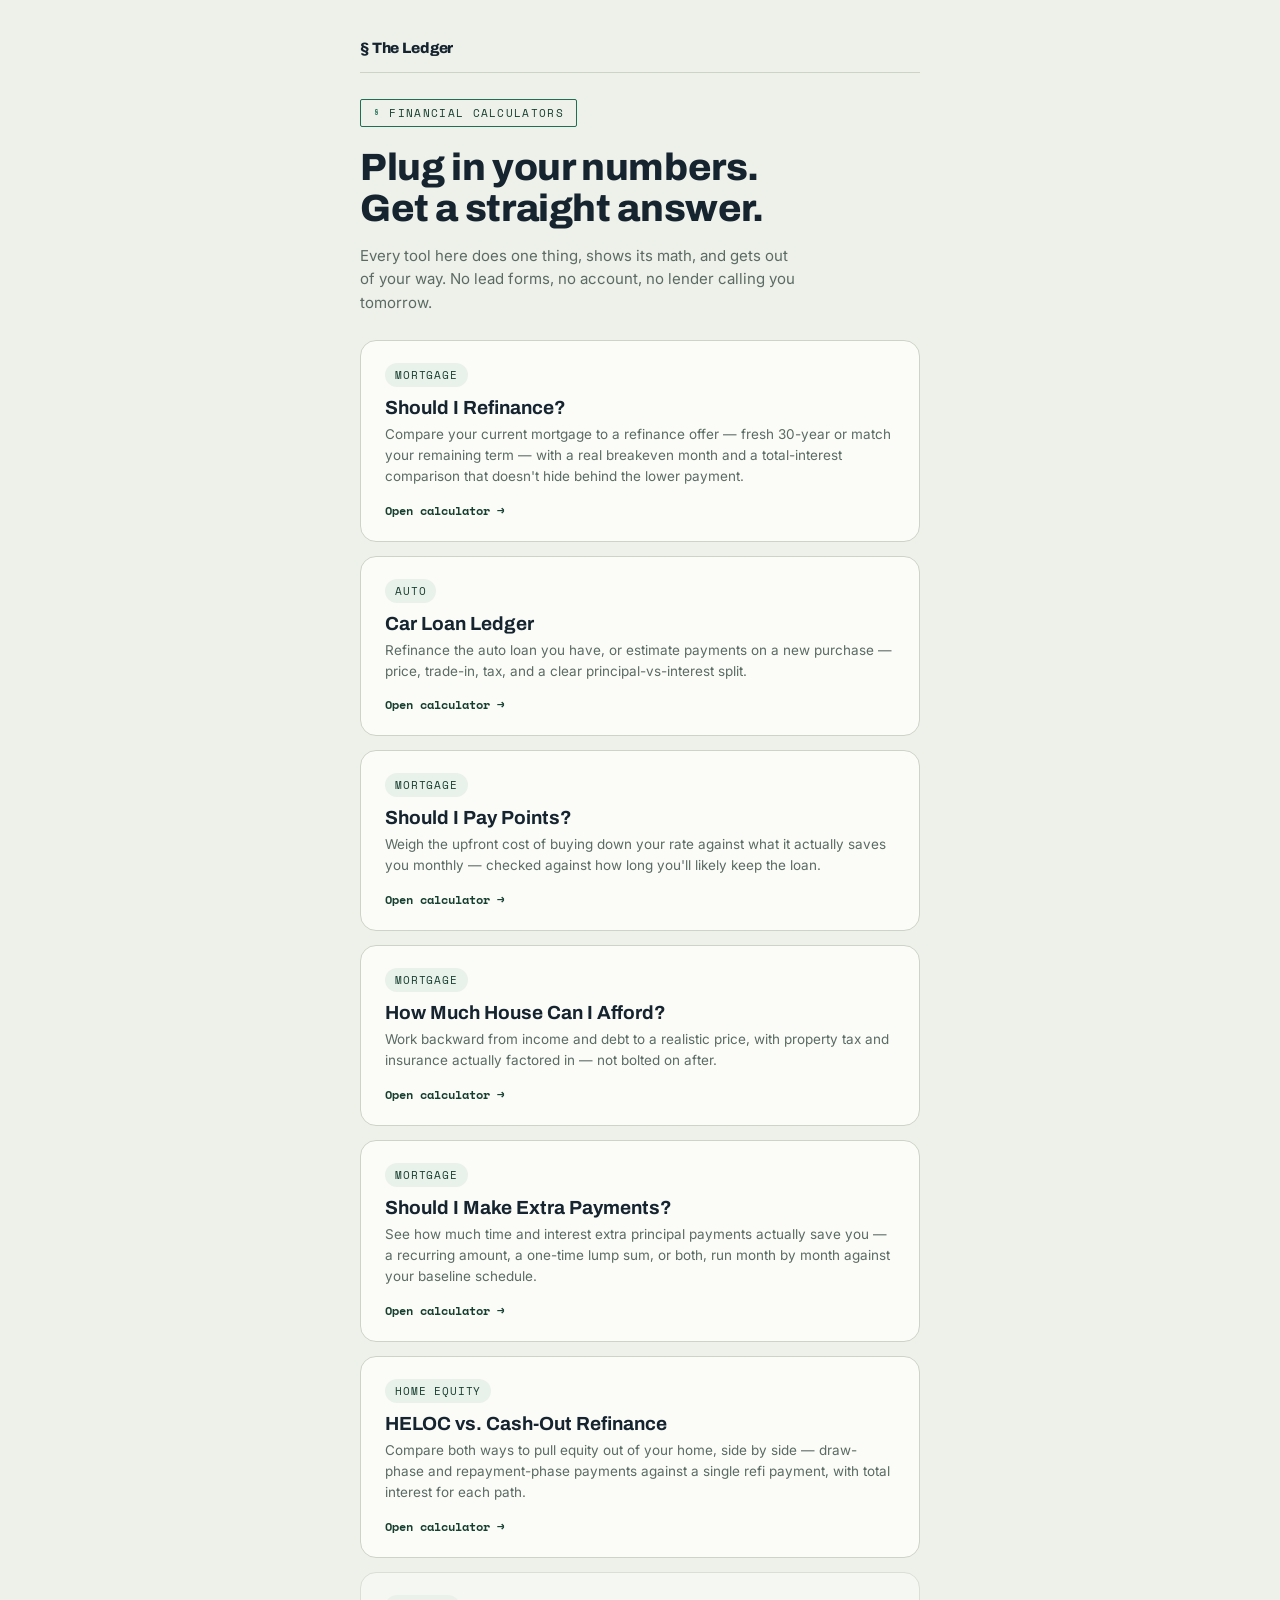
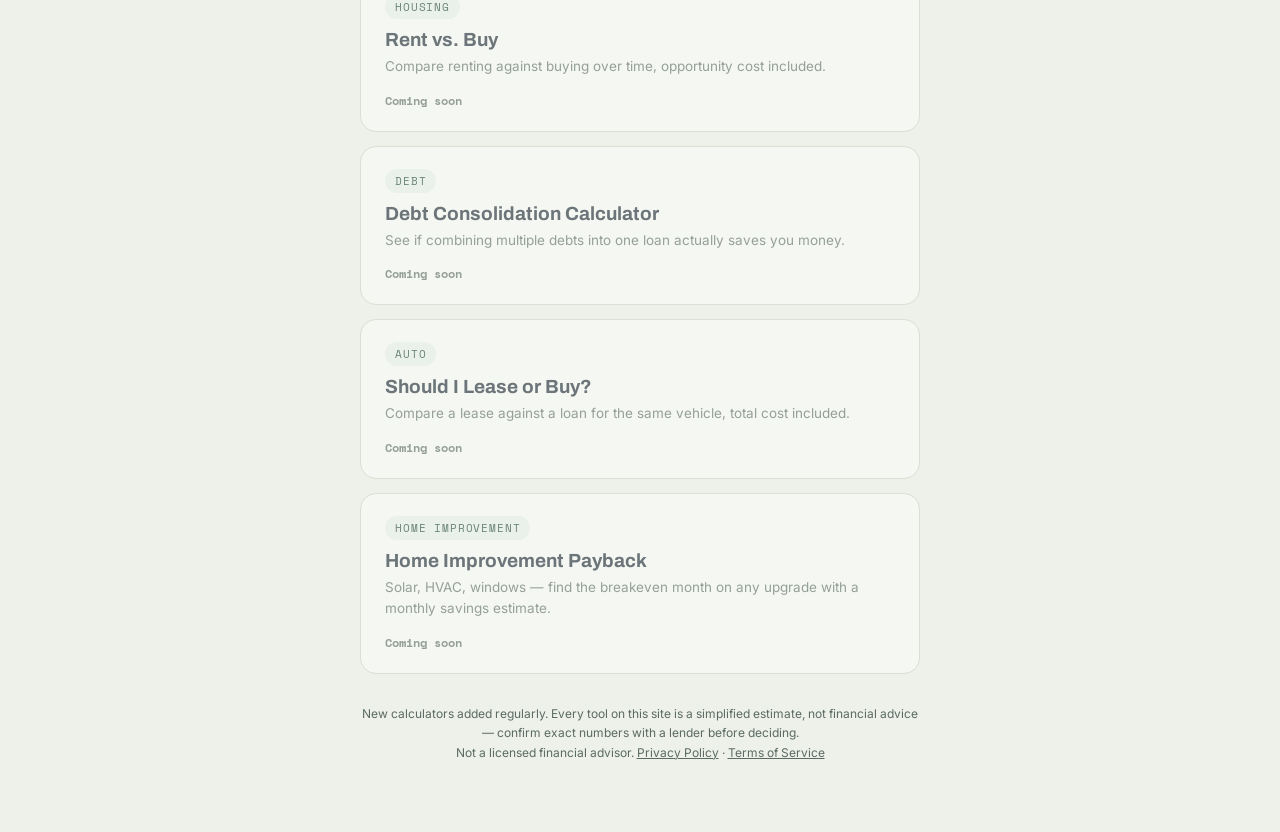
<file: index.html>
<!DOCTYPE html>
<html lang="en">
<head>
<meta charset="UTF-8">
<meta name="viewport" content="width=device-width, initial-scale=1.0">
<title>The Ledger — Financial Calculators That Just Answer the Question</title>
<meta name="description" content="A small library of five-minute financial calculators. Plug in your numbers, get a straight answer — no lead forms, no account, no spin.">
<link rel="canonical" href="https://www.shouldirefiornot.com/">
<meta property="og:title" content="The Ledger — Financial Calculators That Just Answer the Question">
<meta property="og:description" content="A small library of five-minute financial calculators. Plug in your numbers, get a straight answer — no lead forms, no account, no spin.">
<meta property="og:url" content="https://www.shouldirefiornot.com/">
<meta property="og:type" content="website">
<meta property="og:site_name" content="The Ledger">
<meta property="og:image" content="https://www.shouldirefiornot.com/shared/og-image.png">
<meta property="og:image:width" content="1200">
<meta property="og:image:height" content="630">
<meta name="twitter:card" content="summary_large_image">
<meta name="twitter:title" content="The Ledger — Financial Calculators That Just Answer the Question">
<meta name="twitter:description" content="A small library of five-minute financial calculators. Plug in your numbers, get a straight answer — no lead forms, no account, no spin.">
<link rel="preconnect" href="https://fonts.googleapis.com">
<link rel="preconnect" href="https://fonts.gstatic.com" crossorigin>
<link href="https://fonts.googleapis.com/css2?family=Archivo:wght@600;700;800&family=Inter:wght@400;500;600&family=Space+Mono:wght@400;700&display=swap" rel="stylesheet">
<link rel="stylesheet" href="shared/ledger.css">
  <script defer src="https://cloud.umami.is/script.js" data-website-id="acd2a92d-bb8a-497d-b460-c5d3a36bea3a"></script>
</head>
<body>
<div class="stage">
  <div class="site-nav">
    <span class="site-logo">§ The Ledger</span>
  </div>

  <header>
    <div class="eyebrow">Financial Calculators</div>
    <h1>Plug in your numbers.<br>Get a straight answer.</h1>
    <p class="sub">Every tool here does one thing, shows its math, and gets out of your way. No lead forms, no account, no lender calling you tomorrow.</p>
  </header>

  <div class="tool-grid">
    <a class="tool-card" href="refinance/index.html">
      <div class="tool-card-tag">Mortgage</div>
      <h2 class="tool-card-title">Should I Refinance?</h2>
      <p class="tool-card-desc">Compare your current mortgage to a refinance offer — fresh 30-year or match your remaining term — with a real breakeven month and a total-interest comparison that doesn't hide behind the lower payment.</p>
      <span class="tool-card-cta">Open calculator &rarr;</span>
    </a>

    <a class="tool-card" href="car-loan/index.html">
      <div class="tool-card-tag">Auto</div>
      <h2 class="tool-card-title">Car Loan Ledger</h2>
      <p class="tool-card-desc">Refinance the auto loan you have, or estimate payments on a new purchase — price, trade-in, tax, and a clear principal-vs-interest split.</p>
      <span class="tool-card-cta">Open calculator &rarr;</span>
    </a>

    <a class="tool-card" href="pay-points/index.html">
      <div class="tool-card-tag">Mortgage</div>
      <h2 class="tool-card-title">Should I Pay Points?</h2>
      <p class="tool-card-desc">Weigh the upfront cost of buying down your rate against what it actually saves you monthly — checked against how long you'll likely keep the loan.</p>
      <span class="tool-card-cta">Open calculator &rarr;</span>
    </a>

    <a class="tool-card" href="house-afford/index.html">
      <div class="tool-card-tag">Mortgage</div>
      <h2 class="tool-card-title">How Much House Can I Afford?</h2>
      <p class="tool-card-desc">Work backward from income and debt to a realistic price, with property tax and insurance actually factored in — not bolted on after.</p>
      <span class="tool-card-cta">Open calculator &rarr;</span>
    </a>

    <a class="tool-card" href="extra-payments/index.html">
      <div class="tool-card-tag">Mortgage</div>
      <h2 class="tool-card-title">Should I Make Extra Payments?</h2>
      <p class="tool-card-desc">See how much time and interest extra principal payments actually save you — a recurring amount, a one-time lump sum, or both, run month by month against your baseline schedule.</p>
      <span class="tool-card-cta">Open calculator &rarr;</span>
    </a>

    <a class="tool-card" href="heloc-refi/index.html">
      <div class="tool-card-tag">Home Equity</div>
      <h2 class="tool-card-title">HELOC vs. Cash-Out Refinance</h2>
      <p class="tool-card-desc">Compare both ways to pull equity out of your home, side by side — draw-phase and repayment-phase payments against a single refi payment, with total interest for each path.</p>
      <span class="tool-card-cta">Open calculator &rarr;</span>
    </a>

    <div class="tool-card soon">
      <div class="tool-card-tag">Housing</div>
      <h2 class="tool-card-title">Rent vs. Buy</h2>
      <p class="tool-card-desc">Compare renting against buying over time, opportunity cost included.</p>
      <span class="tool-card-cta soon-tag">Coming soon</span>
    </div>

    <div class="tool-card soon">
      <div class="tool-card-tag">Debt</div>
      <h2 class="tool-card-title">Debt Consolidation Calculator</h2>
      <p class="tool-card-desc">See if combining multiple debts into one loan actually saves you money.</p>
      <span class="tool-card-cta soon-tag">Coming soon</span>
    </div>

    <div class="tool-card soon">
      <div class="tool-card-tag">Auto</div>
      <h2 class="tool-card-title">Should I Lease or Buy?</h2>
      <p class="tool-card-desc">Compare a lease against a loan for the same vehicle, total cost included.</p>
      <span class="tool-card-cta soon-tag">Coming soon</span>
    </div>

    <div class="tool-card soon">
      <div class="tool-card-tag">Home Improvement</div>
      <h2 class="tool-card-title">Home Improvement Payback</h2>
      <p class="tool-card-desc">Solar, HVAC, windows — find the breakeven month on any upgrade with a monthly savings estimate.</p>
      <span class="tool-card-cta soon-tag">Coming soon</span>
    </div>
  </div>

  <footer>New calculators added regularly. Every tool on this site is a simplified estimate, not financial advice — confirm exact numbers with a lender before deciding. <br>Not a licensed financial advisor. <a href="privacy/index.html">Privacy Policy</a> &middot; <a href="terms/index.html">Terms of Service</a></footer>
</div>
</body>
</html>
</file>
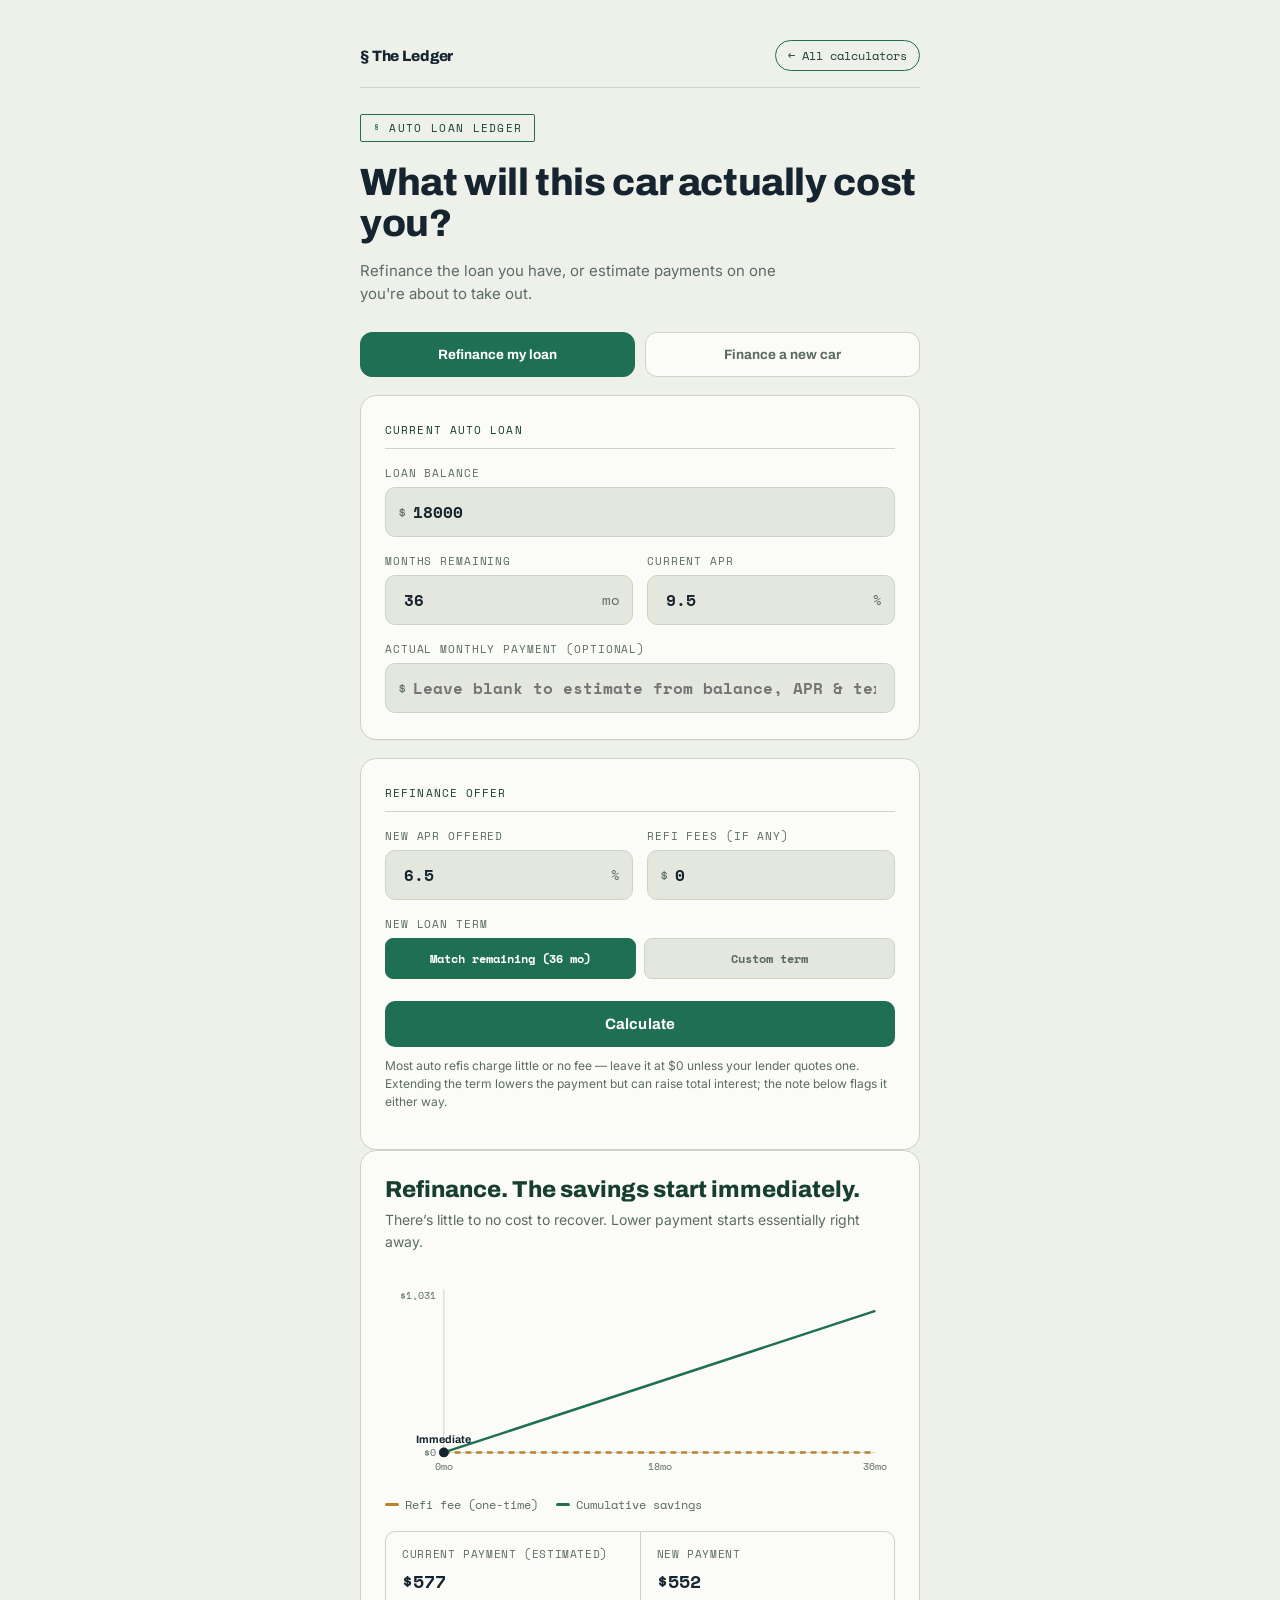
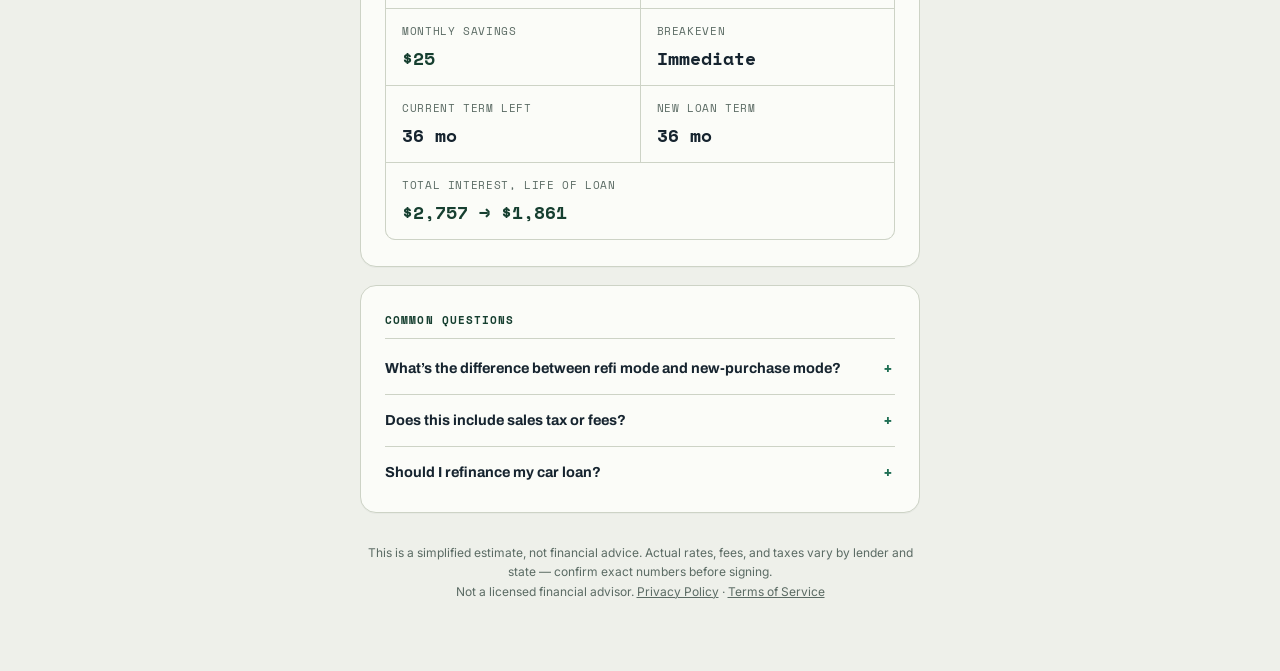
<file: car-loan/index.html>
<!DOCTYPE html>
<html lang="en">
<head>
<meta charset="UTF-8">
<meta name="viewport" content="width=device-width, initial-scale=1.0">
<title>Car Loan Ledger</title>
<meta name="description" content="Refinance your current car loan, or estimate payments on a new purchase. One honest number either way.">
<link rel="canonical" href="https://www.shouldirefiornot.com/car-loan/">
<meta property="og:title" content="Car Loan Ledger">
<meta property="og:description" content="Refinance your current car loan, or estimate payments on a new purchase. One honest number either way.">
<meta property="og:url" content="https://www.shouldirefiornot.com/car-loan/">
<meta property="og:type" content="website">
<meta property="og:site_name" content="The Ledger">
<meta property="og:image" content="https://www.shouldirefiornot.com/shared/og-image.png">
<meta property="og:image:width" content="1200">
<meta property="og:image:height" content="630">
<meta name="twitter:card" content="summary_large_image">
<meta name="twitter:title" content="Car Loan Ledger">
<meta name="twitter:description" content="Refinance your current car loan, or estimate payments on a new purchase. One honest number either way.">
<link rel="preconnect" href="https://fonts.googleapis.com">
<link rel="preconnect" href="https://fonts.gstatic.com" crossorigin>
<link href="https://fonts.googleapis.com/css2?family=Archivo:wght@600;700;800&family=Inter:wght@400;500;600&family=Space+Mono:wght@400;700&display=swap" rel="stylesheet">
<link rel="stylesheet" href="../shared/ledger.css">
  <script defer src="https://cloud.umami.is/script.js" data-website-id="acd2a92d-bb8a-497d-b460-c5d3a36bea3a"></script>
</head>
<body>
<div class="stage">
  <div class="site-nav">
    <a href="../index.html" class="site-logo">§ The Ledger</a>
    <a href="../index.html" class="site-nav-link">&larr; All calculators</a>
  </div>
  <header>
    <div class="eyebrow">Auto Loan Ledger</div>
    <h1>What will this car actually cost you?</h1>
    <p class="sub">Refinance the loan you have, or estimate payments on one you're about to take out.</p>
  </header>

  <div class="mode-toggle" id="modeToggle">
    <button type="button" class="mode-btn active" data-mode="refi">Refinance my loan</button>
    <button type="button" class="mode-btn" data-mode="finance">Finance a new car</button>
  </div>

  <!-- REFINANCE MODE -->
  <div id="refiInputs">
    <div class="card">
      <div class="section-label">Current auto loan</div>
      <div class="field-grid">
        <div class="field full">
          <label for="carBalance">Loan balance</label>
          <div class="input-wrap">
            <span class="prefix">$</span>
            <input type="number" id="carBalance" value="18000" min="0" step="500">
          </div>
        </div>
        <div class="field">
          <label for="monthsRemaining">Months remaining</label>
          <div class="input-wrap">
            <input type="number" id="monthsRemaining" value="36" min="1" max="96" step="1">
            <span class="suffix">mo</span>
          </div>
        </div>
        <div class="field">
          <label for="carCurrentAPR">Current APR</label>
          <div class="input-wrap">
            <input type="number" id="carCurrentAPR" value="9.5" min="0" max="30" step="0.1">
            <span class="suffix">%</span>
          </div>
        </div>
        <div class="field full">
          <label for="carActualPayment">Actual monthly payment (optional)</label>
          <div class="input-wrap">
            <span class="prefix">$</span>
            <input type="number" id="carActualPayment" value="" min="0" step="5" placeholder="Leave blank to estimate from balance, APR & term">
          </div>
        </div>
      </div>
    </div>

    <div class="card">
      <div class="section-label">Refinance offer</div>
      <div class="field-grid">
        <div class="field">
          <label for="carNewAPR">New APR offered</label>
          <div class="input-wrap">
            <input type="number" id="carNewAPR" value="6.5" min="0" max="30" step="0.1">
            <span class="suffix">%</span>
          </div>
        </div>
        <div class="field">
          <label for="refiFee">Refi fees (if any)</label>
          <div class="input-wrap">
            <span class="prefix">$</span>
            <input type="number" id="refiFee" value="0" min="0" step="10">
          </div>
        </div>
        <div class="field full">
          <label>New loan term</label>
          <div class="term-toggle" id="carTermToggle">
            <button type="button" class="term-btn active" data-term="match">Match remaining (<span id="matchMonthsLabel">36</span> mo)</button>
            <button type="button" class="term-btn" data-term="custom">Custom term</button>
          </div>
        </div>
        <div class="field full" id="customTermField" style="display:none">
          <label for="customTermMonths">New term</label>
          <div class="input-wrap">
            <input type="number" id="customTermMonths" value="60" min="12" max="96" step="6">
            <span class="suffix">mo</span>
          </div>
        </div>
      </div>

      <button class="calc-btn" id="refiCalcBtn">Calculate</button>
      <p class="assumption">Most auto refis charge little or no fee &mdash; leave it at $0 unless your lender quotes one. Extending the term lowers the payment but can raise total interest; the note below flags it either way.</p>
    </div>
  </div>

  <!-- FINANCE MODE -->
  <div id="financeInputs" style="display:none">
    <div class="card">
      <div class="section-label">Vehicle &amp; trade</div>
      <div class="field-grid">
        <div class="field full">
          <label for="vehiclePrice">Vehicle price</label>
          <div class="input-wrap">
            <span class="prefix">$</span>
            <input type="number" id="vehiclePrice" value="35000" min="0" step="500">
          </div>
        </div>
        <div class="field">
          <label for="downPayment">Down payment</label>
          <div class="input-wrap">
            <span class="prefix">$</span>
            <input type="number" id="downPayment" value="3000" min="0" step="500">
          </div>
        </div>
        <div class="field">
          <label for="tradeIn">Trade-in value</label>
          <div class="input-wrap">
            <span class="prefix">$</span>
            <input type="number" id="tradeIn" value="0" min="0" step="500">
          </div>
        </div>
      </div>
    </div>

    <div class="card">
      <div class="section-label">Loan terms</div>
      <div class="field-grid">
        <div class="field">
          <label for="financeAPR">APR offered</label>
          <div class="input-wrap">
            <input type="number" id="financeAPR" value="7.5" min="0" max="30" step="0.1">
            <span class="suffix">%</span>
          </div>
        </div>
        <div class="field">
          <label for="salesTax">Sales tax rate</label>
          <div class="input-wrap">
            <input type="number" id="salesTax" value="7.0" min="0" max="15" step="0.1">
            <span class="suffix">%</span>
          </div>
        </div>
        <div class="field full">
          <label for="financeTerm">Loan term</label>
          <div class="input-wrap">
            <input type="number" id="financeTerm" value="60" min="12" max="96" step="1">
            <span class="suffix">mo</span>
          </div>
          <div class="chip-row" id="termChips">
            <button type="button" class="chip" data-months="36">36 mo</button>
            <button type="button" class="chip" data-months="48">48 mo</button>
            <button type="button" class="chip active" data-months="60">60 mo</button>
            <button type="button" class="chip" data-months="72">72 mo</button>
            <button type="button" class="chip" data-months="84">84 mo</button>
          </div>
        </div>
      </div>

      <button class="calc-btn" id="financeCalcBtn">Calculate</button>
      <p class="assumption">Assumes sales tax applies to the price minus your trade-in value and gets rolled into the loan &mdash; the common method, but rules vary by state. Confirm with your dealer or DMV.</p>
    </div>
  </div>

  <div class="card" id="resultCard">
    <div class="verdict-title" id="verdictTitle"></div>
    <p class="verdict-sub" id="verdictSub"></p>
    <div class="term-note" id="termNote"></div>

    <div class="chart-wrap" id="chartWrap">
      <svg id="chart" viewBox="0 0 520 220" preserveAspectRatio="xMidYMid meet"></svg>
      <div class="chart-legend">
        <span><i class="swatch" style="background:var(--ochre)"></i>Refi fee (one-time)</span>
        <span><i class="swatch" style="background:var(--green)"></i>Cumulative savings</span>
      </div>
    </div>

    <div class="bar-wrap" id="barWrap">
      <div class="cost-bar" id="costBar"></div>
      <div class="cost-bar-legend">
        <span><i class="swatch" style="background:var(--green)"></i> Principal</span>
        <span><i class="swatch" style="background:var(--ochre)"></i> Interest</span>
      </div>
    </div>

    <div class="stat-grid" id="statGrid"></div>
  </div>

  <section class="faq">
    <h2 class="section-label">Common questions</h2>
    <details>
      <summary>What&rsquo;s the difference between refi mode and new-purchase mode?</summary>
      <p>Refi mode compares your current loan payment against a new refinanced loan. New-purchase mode estimates payments for a car you haven&rsquo;t bought yet, based on price, down payment, rate, and term.</p>
    </details>
    <details>
      <summary>Does this include sales tax or fees?</summary>
      <p>New-purchase mode has its own sales tax rate field and applies it to the price minus your trade-in, then rolls it into the loan &mdash; so don&rsquo;t add tax into the vehicle price yourself or it gets counted twice. Refi mode has a separate field for refi fees. Dealer add-ons like doc, title, and registration fees aren&rsquo;t broken out, so fold those into the vehicle price.</p>
    </details>
    <details>
      <summary>Should I refinance my car loan?</summary>
      <p>Generally worth exploring if rates have dropped since your original loan, your credit has improved, or you want to shorten or extend your term &mdash; but confirm there&rsquo;s no prepayment penalty on your current loan first.</p>
    </details>
  </section>

  <footer>This is a simplified estimate, not financial advice. Actual rates, fees, and taxes vary by lender and state &mdash; confirm exact numbers before signing. <br>Not a licensed financial advisor. <a href="../privacy/index.html">Privacy Policy</a> &middot; <a href="../terms/index.html">Terms of Service</a></footer>
</div>

<script>
(function(){
  const $ = id => document.getElementById(id);
  const fmt = n => (n < 0 ? '-$' : '$') + Math.round(Math.abs(n)).toLocaleString('en-US');

  let mode = 'refi';
  let refiTerm = 'match';

  function monthlyPayment(principal, aprPct, years){
    const n = years * 12;
    const r = (aprPct / 100) / 12;
    if (r === 0) return principal / n;
    return principal * r * Math.pow(1 + r, n) / (Math.pow(1 + r, n) - 1);
  }

  function statRow(label, value, cls, full){
    return '<div class="stat' + (full ? ' full' : '') + '"><div class="stat-label">' + label + '</div>' +
      '<div class="stat-value' + (cls ? ' ' + cls : '') + '">' + value + '</div></div>';
  }

  // ---------- REFI MODE ----------
  function calcRefi(){
    const balance = parseFloat($('carBalance').value) || 0;
    const monthsRemaining = parseFloat($('monthsRemaining').value) || 1;
    const currentAPR = parseFloat($('carCurrentAPR').value) || 0;
    const newAPR = parseFloat($('carNewAPR').value) || 0;
    const fee = parseFloat($('refiFee').value) || 0;
    const actualPaymentInput = parseFloat($('carActualPayment').value);
    const usingActual = actualPaymentInput > 0;

    const newTermMonths = refiTerm === 'match' ? monthsRemaining : (parseFloat($('customTermMonths').value) || monthsRemaining);

    const estimatedPayment = monthlyPayment(balance, currentAPR, monthsRemaining / 12);
    const oldPayment = usingActual ? actualPaymentInput : estimatedPayment;
    const newPayment = monthlyPayment(balance, newAPR, newTermMonths / 12);
    const monthlySavings = oldPayment - newPayment;

    const totalInterestCurrent = (oldPayment * monthsRemaining) - balance;
    const totalInterestNew = (newPayment * newTermMonths) - balance;
    const interestDelta = totalInterestNew - totalInterestCurrent;
    const termChanged = newTermMonths !== monthsRemaining;

    const titleEl = $('verdictTitle');
    const subEl = $('verdictSub');
    const termNoteEl = $('termNote');
    const statGrid = $('statGrid');

    $('chartWrap').classList.add('show');
    $('barWrap').classList.remove('show');

    if (monthlySavings <= 0){
      titleEl.textContent = 'Skip it.';
      titleEl.className = 'verdict-title bad';
      subEl.textContent = "Your new rate over this term doesn't lower the payment. Refinancing here costs you money with no recovery point.";
      termNoteEl.className = 'term-note';
      renderChart(null, fee, newTermMonths);
      statGrid.innerHTML =
        statRow(usingActual ? 'Current payment (yours)' : 'Current payment (estimated)', fmt(oldPayment)) +
        statRow('New payment', fmt(newPayment)) +
        statRow('Monthly change', fmt(monthlySavings), 'neg') +
        statRow('Breakeven', '\u2014') +
        statRow('Current term left', monthsRemaining + ' mo') +
        statRow('New loan term', newTermMonths + ' mo') +
        statRow('Total interest, life of loan', fmt(totalInterestCurrent) + ' \u2192 ' + fmt(totalInterestNew), interestDelta > 0 ? 'neg' : 'pos', true);
      return;
    }

    const breakevenMonths = fee > 0 ? fee / monthlySavings : 0;

    let title, cls, sub;
    if (breakevenMonths <= 3){
      title = fee <= 0 ? 'Refinance. The savings start immediately.' : 'Refinance. It pays for itself almost immediately.';
      cls = 'good';
      sub = 'There\u2019s little to no cost to recover. Lower payment starts essentially right away.';
    } else if (breakevenMonths <= 9){
      title = "Refinance — as long as you'll keep the loan a while.";
      cls = 'caution';
      sub = 'The fee takes a few months to recover. Worth it unless you plan to pay off or trade in the car very soon.';
    } else {
      title = 'Probably not worth the paperwork.';
      cls = 'caution';
      sub = 'The fee takes a long time to recover relative to a typical car loan. The savings are real but slow to materialize.';
    }

    titleEl.textContent = title;
    titleEl.className = 'verdict-title ' + cls;
    subEl.textContent = sub;

    if (termChanged){
      termNoteEl.classList.add('show');
      if (interestDelta > 0){
        termNoteEl.className = 'term-note show caution';
        termNoteEl.textContent = 'Stretching to a ' + newTermMonths + '-month term adds about ' + fmt(interestDelta) + ' in total interest, even at the lower rate \u2014 you\u2019re financing the balance over more months.';
      } else {
        termNoteEl.className = 'term-note show good';
        termNoteEl.textContent = 'Even with the new term length, total interest comes in about ' + fmt(Math.abs(interestDelta)) + ' lower than your current path.';
      }
    } else {
      termNoteEl.className = 'term-note';
    }

    renderChart(breakevenMonths, fee, newTermMonths, monthlySavings);

    statGrid.innerHTML =
      statRow(usingActual ? 'Current payment (yours)' : 'Current payment (estimated)', fmt(oldPayment)) +
      statRow('New payment', fmt(newPayment)) +
      statRow('Monthly savings', fmt(monthlySavings), 'pos') +
      statRow('Breakeven', fee <= 0 ? 'Immediate' : Math.ceil(breakevenMonths) + ' mo') +
      statRow('Current term left', monthsRemaining + ' mo') +
      statRow('New loan term', newTermMonths + ' mo') +
      statRow('Total interest, life of loan', fmt(totalInterestCurrent) + ' \u2192 ' + fmt(totalInterestNew), interestDelta > 0 ? 'neg' : 'pos', true);
  }

  function renderChart(breakevenMonths, fee, totalMonths, monthlySavings){
    const svg = $('chart');
    const W = 520, H = 220, padL = 60, padR = 20, padT = 20, padB = 34;
    const plotW = W - padL - padR, plotH = H - padT - padB;

    const maxX = totalMonths;
    const maxSavings = monthlySavings ? monthlySavings * totalMonths : 0;
    const maxY = Math.max(fee, maxSavings) * 1.15 || 1;

    const xScale = m => padL + (m / maxX) * plotW;
    const yScale = v => padT + plotH - (v / maxY) * plotH;

    let c = '';
    c += '<line x1="' + padL + '" y1="' + (padT + plotH) + '" x2="' + (padL + plotW) + '" y2="' + (padT + plotH) + '" stroke="#CDD3C6" stroke-width="1"/>';
    c += '<line x1="' + padL + '" y1="' + padT + '" x2="' + padL + '" y2="' + (padT + plotH) + '" stroke="#CDD3C6" stroke-width="1"/>';

    [0, Math.round(totalMonths/2), totalMonths].forEach(m => {
      c += '<text x="' + xScale(m) + '" y="' + (padT + plotH + 18) + '" font-family="Space Mono, monospace" font-size="10" fill="#5B6B64" text-anchor="middle">' + m + 'mo</text>';
    });
    c += '<text x="' + (padL - 8) + '" y="' + (padT + plotH + 4) + '" font-family="Space Mono, monospace" font-size="10" fill="#5B6B64" text-anchor="end">$0</text>';
    c += '<text x="' + (padL - 8) + '" y="' + (padT + 10) + '" font-family="Space Mono, monospace" font-size="10" fill="#5B6B64" text-anchor="end">' + fmt(maxY) + '</text>';

    const yFee = yScale(fee);
    c += '<line x1="' + padL + '" y1="' + yFee + '" x2="' + (padL + plotW) + '" y2="' + yFee + '" stroke="#B9822E" stroke-width="2.5" stroke-dasharray="6 5"/>';

    if (monthlySavings){
      const x2 = xScale(totalMonths);
      const y2 = yScale(monthlySavings * totalMonths);
      c += '<line x1="' + padL + '" y1="' + (padT+plotH) + '" x2="' + x2 + '" y2="' + y2 + '" stroke="#1F6F54" stroke-width="2.5"/>';

      if (breakevenMonths !== null && breakevenMonths <= totalMonths){
        const bx = xScale(breakevenMonths);
        const by = yScale(fee);
        c += '<circle cx="' + bx + '" cy="' + by + '" r="5" fill="#16242F"/>';
        c += '<line x1="' + bx + '" y1="' + by + '" x2="' + bx + '" y2="' + (padT+plotH) + '" stroke="#16242F" stroke-width="1" stroke-dasharray="3 3"/>';
        c += '<text x="' + bx + '" y="' + (by - 10) + '" font-family="Archivo, sans-serif" font-weight="700" font-size="11" fill="#16242F" text-anchor="middle">' + (fee <= 0 ? 'Immediate' : 'Month ' + Math.ceil(breakevenMonths)) + '</text>';
      }
    }

    svg.innerHTML = c;
  }

  // ---------- FINANCE MODE ----------
  function calcFinance(){
    const price = parseFloat($('vehiclePrice').value) || 0;
    const down = parseFloat($('downPayment').value) || 0;
    const tradeIn = parseFloat($('tradeIn').value) || 0;
    const taxRate = parseFloat($('salesTax').value) || 0;
    const apr = parseFloat($('financeAPR').value) || 0;
    const term = parseFloat($('financeTerm').value) || 1;

    const taxableAmount = Math.max(price - tradeIn, 0);
    const salesTax = taxableAmount * (taxRate / 100);
    const amountFinanced = Math.max(price - down - tradeIn + salesTax, 0);

    const payment = monthlyPayment(amountFinanced, apr, term / 12);
    const totalPaid = payment * term;
    const totalInterest = totalPaid - amountFinanced;
    const interestPct = price > 0 ? (totalInterest / price) * 100 : 0;

    const titleEl = $('verdictTitle');
    const subEl = $('verdictSub');
    const termNoteEl = $('termNote');
    const statGrid = $('statGrid');

    termNoteEl.className = 'term-note';
    $('chartWrap').classList.remove('show');
    $('barWrap').classList.add('show');

    let title, cls;
    if (interestPct < 10){
      title = 'Interest adds relatively little here.';
      cls = 'good';
    } else if (interestPct < 20){
      title = 'Interest adds a real amount — worth shopping the rate.';
      cls = 'caution';
    } else {
      title = 'Interest is adding a lot on top of the price.';
      cls = 'bad';
    }

    titleEl.textContent = title;
    titleEl.className = 'verdict-title ' + cls;
    subEl.textContent = 'Over ' + term + ' months at ' + apr + '% APR, you\u2019ll pay about ' + fmt(totalInterest) + ' in interest \u2014 roughly ' + Math.round(interestPct) + '% on top of the vehicle price.';

    renderCostBar(amountFinanced, totalInterest);

    statGrid.innerHTML =
      statRow('Monthly payment', fmt(payment)) +
      statRow('Amount financed', fmt(amountFinanced)) +
      statRow('Sales tax', fmt(salesTax)) +
      statRow('Down payment', fmt(down)) +
      statRow('Total interest', fmt(totalInterest), 'neg') +
      statRow('Total cost of loan', fmt(totalPaid), null, false);
  }

  function renderCostBar(principal, interest){
    const total = principal + interest;
    const bar = $('costBar');
    if (total <= 0){ bar.innerHTML = ''; return; }
    const pPct = (principal / total) * 100;
    const iPct = 100 - pPct;
    bar.innerHTML =
      '<div class="cost-bar-seg principal" style="width:' + pPct + '%">' + (pPct > 18 ? Math.round(pPct) + '%' : '') + '</div>' +
      '<div class="cost-bar-seg interest" style="width:' + iPct + '%">' + (iPct > 18 ? Math.round(iPct) + '%' : '') + '</div>';
  }

  // ---------- MODE SWITCHING ----------
  function setMode(newMode){
    mode = newMode;
    document.querySelectorAll('.mode-btn').forEach(b => b.classList.toggle('active', b.dataset.mode === mode));
    $('refiInputs').style.display = mode === 'refi' ? '' : 'none';
    $('financeInputs').style.display = mode === 'finance' ? '' : 'none';
    $('resultCard').classList.add('show');
    calculate();
  }

  function calculate(){
    if (mode === 'refi') calcRefi(); else calcFinance();
  }

  document.querySelectorAll('.mode-btn').forEach(btn => {
    btn.addEventListener('click', () => setMode(btn.dataset.mode));
  });

  document.querySelectorAll('#carTermToggle .term-btn').forEach(btn => {
    btn.addEventListener('click', () => {
      document.querySelectorAll('#carTermToggle .term-btn').forEach(b => b.classList.remove('active'));
      btn.classList.add('active');
      refiTerm = btn.dataset.term;
      $('customTermField').style.display = refiTerm === 'custom' ? '' : 'none';
      calculate();
    });
  });

  $('monthsRemaining').addEventListener('input', () => {
    $('matchMonthsLabel').textContent = $('monthsRemaining').value || '0';
    if (mode === 'refi') calculate();
  });

  document.querySelectorAll('#termChips .chip').forEach(chip => {
    chip.addEventListener('click', () => {
      document.querySelectorAll('#termChips .chip').forEach(c => c.classList.remove('active'));
      chip.classList.add('active');
      $('financeTerm').value = chip.dataset.months;
      calculate();
    });
  });

  $('financeTerm').addEventListener('input', () => {
    const val = $('financeTerm').value;
    document.querySelectorAll('#termChips .chip').forEach(c => c.classList.toggle('active', c.dataset.months === val));
  });

  $('refiCalcBtn').addEventListener('click', () => {
    calculate();
    if (window.umami) umami.track('car-loan-refi-calculated');
  });
  $('financeCalcBtn').addEventListener('click', () => {
    calculate();
    if (window.umami) umami.track('car-loan-finance-calculated');
  });

  setMode('refi');
})();
</script>
</body>
</html>
</file>
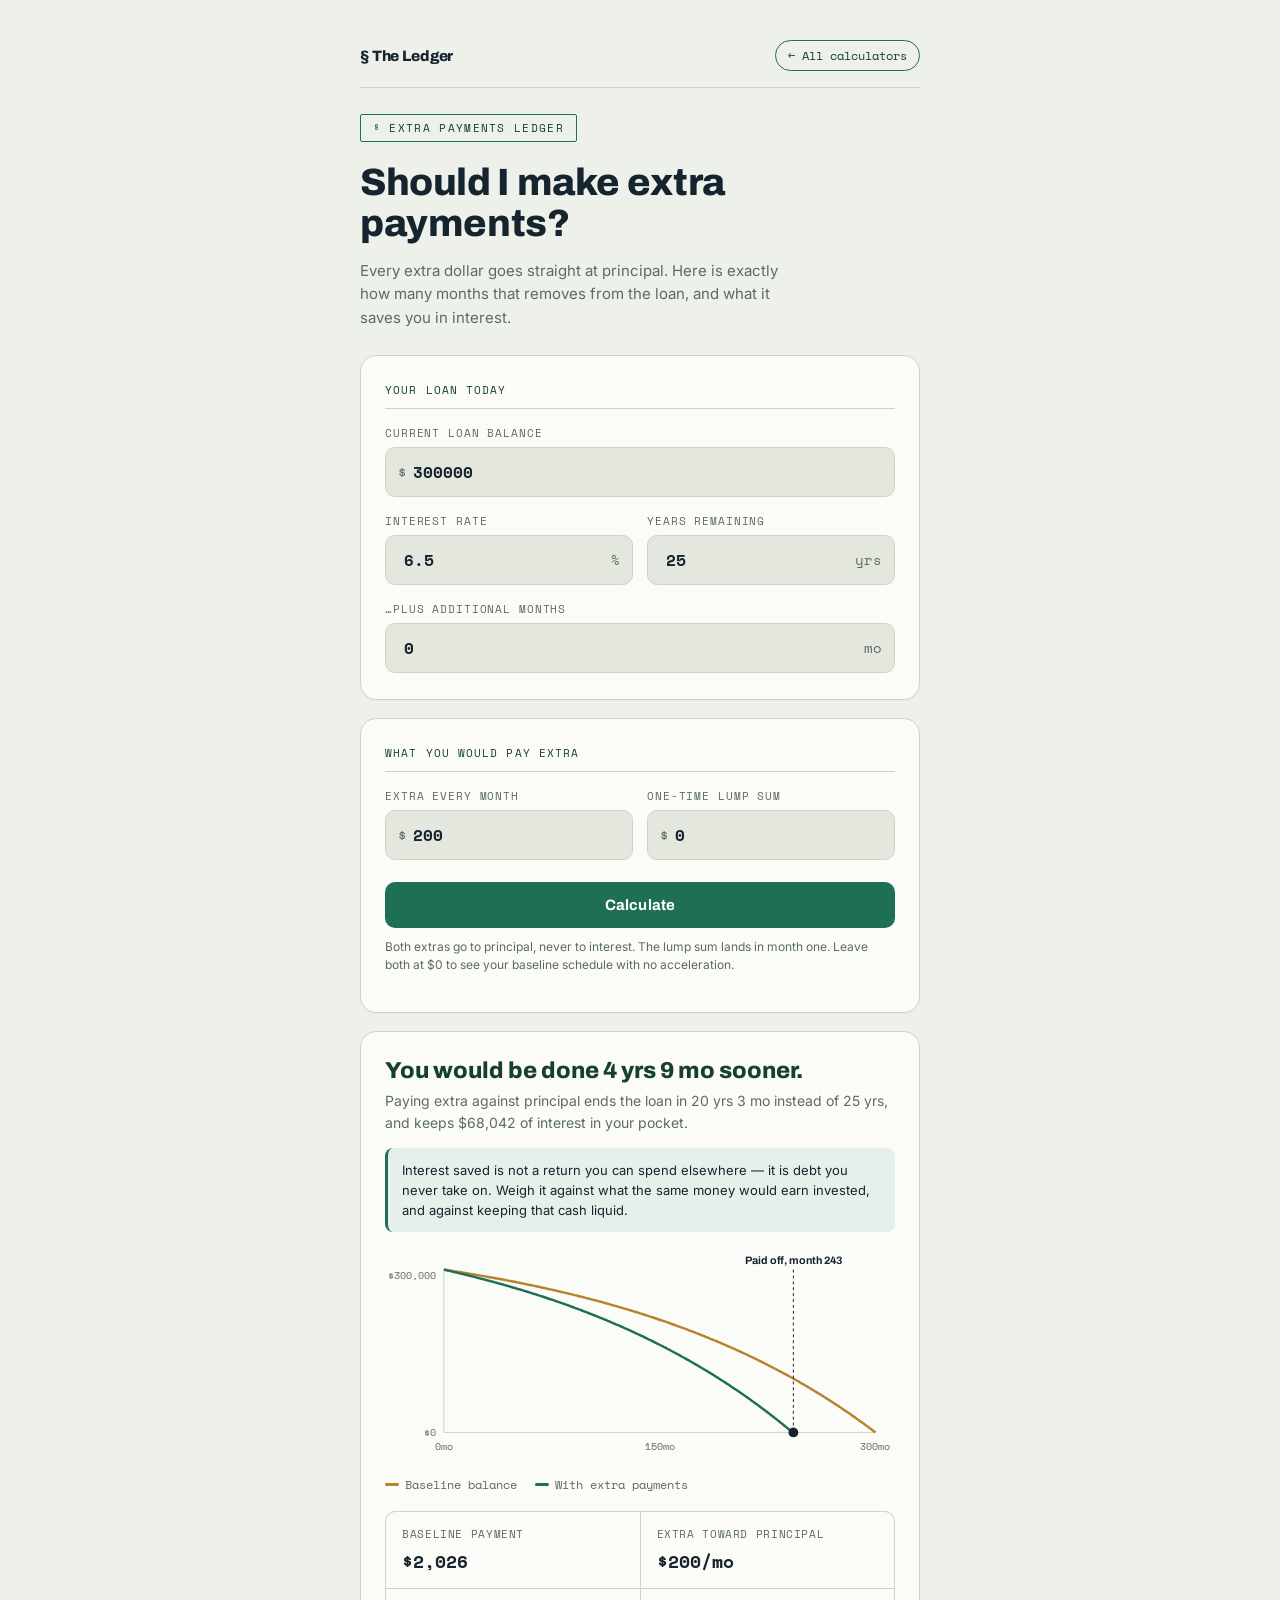
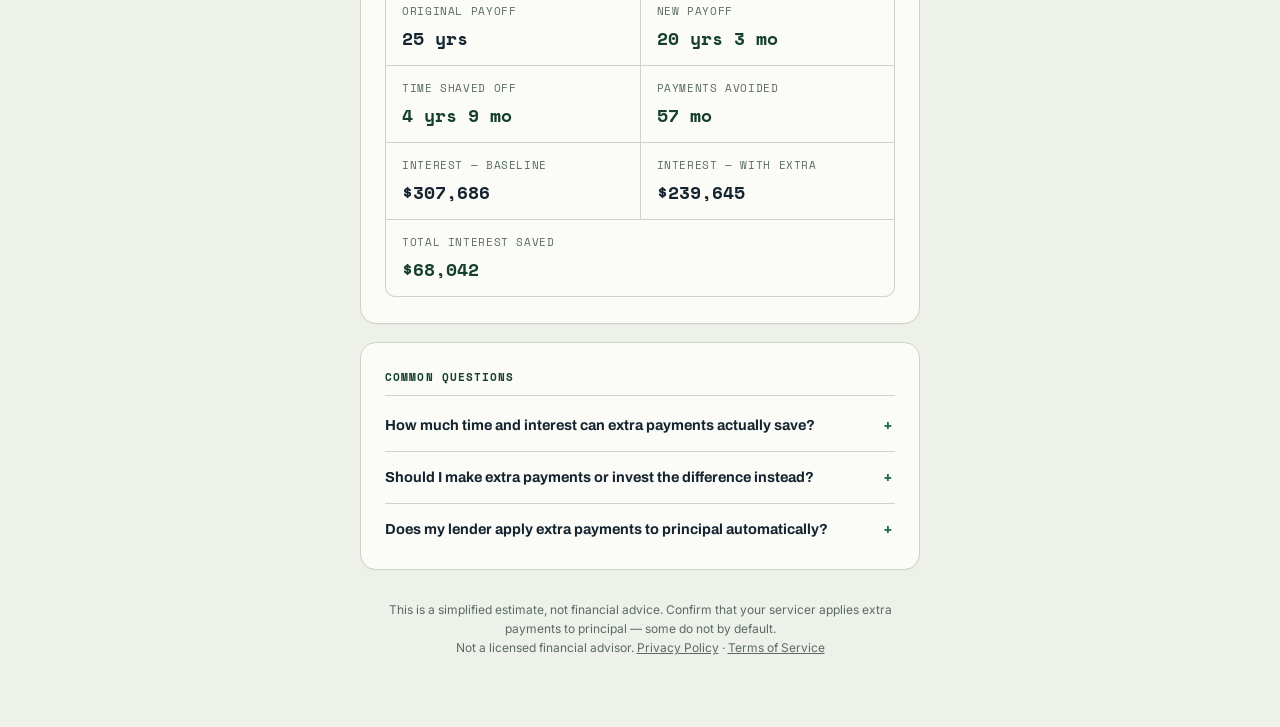
<file: extra-payments/index.html>
<!DOCTYPE html>
<html lang="en">
<head>
<meta charset="UTF-8">
<meta name="viewport" content="width=device-width, initial-scale=1.0">
<title>Should I Make Extra Mortgage Payments?</title>
<meta name="description" content="See how much time and interest an extra monthly payment or one-time lump sum actually shaves off your mortgage. Month-by-month amortization, both scenarios side by side.">
<link rel="canonical" href="https://www.shouldirefiornot.com/extra-payments/">
<meta property="og:title" content="Should I Make Extra Mortgage Payments?">
<meta property="og:description" content="See how much time and interest an extra monthly payment or one-time lump sum actually shaves off your mortgage. Month-by-month amortization, both scenarios side by side.">
<meta property="og:url" content="https://www.shouldirefiornot.com/extra-payments/">
<meta property="og:type" content="website">
<meta property="og:site_name" content="The Ledger">
<meta property="og:image" content="https://www.shouldirefiornot.com/shared/og-image.png">
<meta property="og:image:width" content="1200">
<meta property="og:image:height" content="630">
<meta name="twitter:card" content="summary_large_image">
<meta name="twitter:title" content="Should I Make Extra Mortgage Payments?">
<meta name="twitter:description" content="See how much time and interest an extra monthly payment or one-time lump sum actually shaves off your mortgage. Month-by-month amortization, both scenarios side by side.">
<link rel="preconnect" href="https://fonts.googleapis.com">
<link rel="preconnect" href="https://fonts.gstatic.com" crossorigin>
<link href="https://fonts.googleapis.com/css2?family=Archivo:wght@600;700;800&family=Inter:wght@400;500;600&family=Space+Mono:wght@400;700&display=swap" rel="stylesheet">
<link rel="stylesheet" href="../shared/ledger.css">
  <script defer src="https://cloud.umami.is/script.js" data-website-id="acd2a92d-bb8a-497d-b460-c5d3a36bea3a"></script>
</head>
<body>
<div class="stage">
  <div class="site-nav">
    <a href="../index.html" class="site-logo">§ The Ledger</a>
    <a href="../index.html" class="site-nav-link">&larr; All calculators</a>
  </div>
  <header>
    <div class="eyebrow">Extra Payments Ledger</div>
    <h1>Should I make extra payments?</h1>
    <p class="sub">Every extra dollar goes straight at principal. Here is exactly how many months that removes from the loan, and what it saves you in interest.</p>
  </header>

  <div class="card">
    <div class="section-label">Your loan today</div>
    <div class="field-grid">
      <div class="field full">
        <label for="balance">Current loan balance</label>
        <div class="input-wrap">
          <span class="prefix">$</span>
          <input type="number" id="balance" value="300000" min="0" step="1000">
        </div>
      </div>
      <div class="field">
        <label for="rate">Interest rate</label>
        <div class="input-wrap">
          <input type="number" id="rate" value="6.5" min="0" max="20" step="0.05">
          <span class="suffix">%</span>
        </div>
      </div>
      <div class="field">
        <label for="yearsLeft">Years remaining</label>
        <div class="input-wrap">
          <input type="number" id="yearsLeft" value="25" min="0" max="40" step="1">
          <span class="suffix">yrs</span>
        </div>
      </div>
      <div class="field full">
        <label for="monthsLeft">&hellip;plus additional months</label>
        <div class="input-wrap">
          <input type="number" id="monthsLeft" value="0" min="0" max="11" step="1">
          <span class="suffix">mo</span>
        </div>
      </div>
    </div>
  </div>

  <div class="card">
    <div class="section-label">What you would pay extra</div>
    <div class="field-grid">
      <div class="field">
        <label for="extraMonthly">Extra every month</label>
        <div class="input-wrap">
          <span class="prefix">$</span>
          <input type="number" id="extraMonthly" value="200" min="0" step="25" placeholder="0">
        </div>
      </div>
      <div class="field">
        <label for="lumpSum">One-time lump sum</label>
        <div class="input-wrap">
          <span class="prefix">$</span>
          <input type="number" id="lumpSum" value="0" min="0" step="500" placeholder="0">
        </div>
      </div>
    </div>

    <button class="calc-btn" id="calcBtn">Calculate</button>
    <p class="assumption">Both extras go to principal, never to interest. The lump sum lands in month one. Leave both at $0 to see your baseline schedule with no acceleration.</p>
  </div>

  <div class="card" id="resultCard">
    <div class="verdict-row">
      <div class="verdict-title" id="verdictTitle"></div>
    </div>
    <p class="verdict-sub" id="verdictSub"></p>
    <div class="term-note" id="termNote"></div>

    <div class="chart-wrap" id="chartWrap">
      <svg id="chart" viewBox="0 0 520 220" preserveAspectRatio="xMidYMid meet"></svg>
      <div class="chart-legend">
        <span><i class="swatch" style="background:var(--ochre)"></i>Baseline balance</span>
        <span><i class="swatch" style="background:var(--green)"></i>With extra payments</span>
      </div>
    </div>

    <div class="stat-grid" id="statGrid"></div>
  </div>

  <section class="faq">
    <h2 class="section-label">Common questions</h2>
    <details>
      <summary>How much time and interest can extra payments actually save?</summary>
      <p>It depends on your loan size, rate, and how early you start &mdash; even modest extra principal payments early in the loan term can meaningfully cut total interest paid.</p>
    </details>
    <details>
      <summary>Should I make extra payments or invest the difference instead?</summary>
      <p>This is a personal finance tradeoff between guaranteed interest savings and potential investment returns &mdash; consult a financial advisor for your specific situation.</p>
    </details>
    <details>
      <summary>Does my lender apply extra payments to principal automatically?</summary>
      <p>Not always &mdash; confirm with your servicer that extra payments are applied to principal, not just future scheduled payments.</p>
    </details>
  </section>

  <footer>This is a simplified estimate, not financial advice. Confirm that your servicer applies extra payments to principal &mdash; some do not by default. <br>Not a licensed financial advisor. <a href="../privacy/index.html">Privacy Policy</a> &middot; <a href="../terms/index.html">Terms of Service</a></footer>
</div>

<script>
(function(){
  const $ = id => document.getElementById(id);
  const fmt = n => (n < 0 ? '-$' : '$') + Math.round(Math.abs(n)).toLocaleString('en-US');

  function durText(m){
    if (!isFinite(m)) return '—';
    const y = Math.floor(m / 12), mm = m % 12;
    if (y === 0) return mm + ' mo';
    if (mm === 0) return y + ' yr' + (y === 1 ? '' : 's');
    return y + ' yr' + (y === 1 ? '' : 's') + ' ' + mm + ' mo';
  }

  function monthlyPayment(principal, annualRatePct, months){
    if (months <= 0) return 0;
    const r = (annualRatePct / 100) / 12;
    if (r === 0) return principal / months;
    return principal * r / (1 - Math.pow(1 + r, -months));
  }

  // Month-by-month amortization. Principal is capped each month so the balance
  // never drops below zero -- no overpaying in the final month.
  function simulate(balance, annualRatePct, termMonths, basePayment, extraMonthly, lumpSum){
    const r = (annualRatePct / 100) / 12;
    let bal = balance;
    let totalInterest = 0;
    let m = 0;
    const series = [balance];
    const maxIter = termMonths + 1200;
    while (bal > 0.005 && m < maxIter){
      m++;
      const interest = bal * r;
      let principal = basePayment - interest + extraMonthly + (m === 1 ? lumpSum : 0);
      if (principal <= 0) return { months: Infinity, totalInterest: Infinity, series: series, neverPaysOff: true };
      if (principal > bal) principal = bal;
      bal -= principal;
      totalInterest += interest;
      series.push(bal);
    }
    return { months: m, totalInterest: totalInterest, series: series, neverPaysOff: false };
  }

  function statRow(label, value, cls, full){
    return '<div class="stat' + (full ? ' full' : '') + '"><div class="stat-label">' + label + '</div>' +
      '<div class="stat-value' + (cls ? ' ' + cls : '') + '">' + value + '</div></div>';
  }

  function calculate(){
    const balance = parseFloat($('balance').value) || 0;
    const rate = parseFloat($('rate').value) || 0;
    const yearsLeft = parseFloat($('yearsLeft').value) || 0;
    const monthsLeftExtra = parseFloat($('monthsLeft').value) || 0;
    const extraMonthly = parseFloat($('extraMonthly').value) || 0;
    const lumpSum = parseFloat($('lumpSum').value) || 0;
    const termMonths = Math.round(yearsLeft * 12 + monthsLeftExtra);

    const resultCard = $('resultCard');
    const titleEl = $('verdictTitle');
    const subEl = $('verdictSub');
    const statGrid = $('statGrid');
    const termNoteEl = $('termNote');
    resultCard.classList.add('show');

    // Validation: refuse to compute on a zero or negative balance / term.
    let invalidMsg = '';
    if (!(balance > 0)) invalidMsg = 'Enter a loan balance greater than $0.';
    else if (!(termMonths > 0)) invalidMsg = 'Enter a remaining term of at least one month.';

    if (invalidMsg){
      titleEl.textContent = 'Check your numbers.';
      titleEl.className = 'verdict-title bad';
      subEl.textContent = invalidMsg;
      termNoteEl.className = 'term-note';
      $('chartWrap').classList.remove('show');
      statGrid.innerHTML = '';
      return;
    }

    const basePayment = monthlyPayment(balance, rate, termMonths);
    const base = simulate(balance, rate, termMonths, basePayment, 0, 0);
    const accel = simulate(balance, rate, termMonths, basePayment, extraMonthly, lumpSum);

    const monthsSaved = base.months - accel.months;
    const interestSaved = base.totalInterest - accel.totalInterest;

    $('chartWrap').classList.add('show');

    if (monthsSaved <= 0 && interestSaved < 0.005){
      titleEl.textContent = 'No change — this is just your baseline.';
      titleEl.className = 'verdict-title caution';
      subEl.textContent = 'You have not added an extra monthly payment or a lump sum, so the schedule below is simply the loan you already have. Add an amount above to see what it does.';
      termNoteEl.className = 'term-note';
    } else {
      titleEl.textContent = 'You would be done ' + durText(monthsSaved) + ' sooner.';
      titleEl.className = 'verdict-title good';
      subEl.textContent = 'Paying extra against principal ends the loan in ' + durText(accel.months) +
        ' instead of ' + durText(base.months) + ', and keeps ' + fmt(interestSaved) + ' of interest in your pocket.';
      termNoteEl.className = 'term-note show good';
      termNoteEl.textContent = 'Interest saved is not a return you can spend elsewhere — it is debt you never take on. Weigh it against what the same money would earn invested, and against keeping that cash liquid.';
    }

    renderChart(base, accel, balance);

    statGrid.innerHTML =
      statRow('Baseline payment', fmt(basePayment)) +
      statRow('Extra toward principal', fmt(extraMonthly) + '/mo' + (lumpSum > 0 ? ' + ' + fmt(lumpSum) + ' once' : '')) +
      statRow('Original payoff', durText(base.months)) +
      statRow('New payoff', durText(accel.months), monthsSaved > 0 ? 'pos' : '') +
      statRow('Time shaved off', durText(monthsSaved), monthsSaved > 0 ? 'pos' : '') +
      statRow('Payments avoided', monthsSaved + ' mo', monthsSaved > 0 ? 'pos' : '') +
      statRow('Interest — baseline', fmt(base.totalInterest)) +
      statRow('Interest — with extra', fmt(accel.totalInterest)) +
      statRow('Total interest saved', fmt(interestSaved), interestSaved > 0 ? 'pos' : '', true);

    resultCard.scrollIntoView({ behavior: 'smooth', block: 'nearest' });
  }

  function renderChart(base, accel, startBalance){
    const svg = $('chart');
    const W = 520, H = 220, padL = 60, padR = 20, padT = 20, padB = 34;
    const plotW = W - padL - padR, plotH = H - padT - padB;

    const maxX = Math.max(base.months, 1);
    const maxY = startBalance || 1;
    const xScale = m => padL + (m / maxX) * plotW;
    const yScale = v => padT + plotH - (v / maxY) * plotH;

    let s = '';
    s += '<line x1="' + padL + '" y1="' + (padT + plotH) + '" x2="' + (padL + plotW) + '" y2="' + (padT + plotH) + '" stroke="#CDD3C6" stroke-width="1"/>';
    s += '<line x1="' + padL + '" y1="' + padT + '" x2="' + padL + '" y2="' + (padT + plotH) + '" stroke="#CDD3C6" stroke-width="1"/>';

    [0, Math.round(maxX / 2), maxX].forEach(m => {
      s += '<text x="' + xScale(m) + '" y="' + (padT + plotH + 18) + '" font-family="Space Mono, monospace" font-size="10" fill="#5B6B64" text-anchor="middle">' + m + 'mo</text>';
    });
    s += '<text x="' + (padL - 8) + '" y="' + (padT + plotH + 4) + '" font-family="Space Mono, monospace" font-size="10" fill="#5B6B64" text-anchor="end">$0</text>';
    s += '<text x="' + (padL - 8) + '" y="' + (padT + 10) + '" font-family="Space Mono, monospace" font-size="10" fill="#5B6B64" text-anchor="end">' + fmt(maxY) + '</text>';

    const pts = series => series.map((v, i) => xScale(i).toFixed(1) + ',' + yScale(v).toFixed(1)).join(' ');
    s += '<polyline fill="none" stroke="#B9822E" stroke-width="2.5" points="' + pts(base.series) + '"/>';
    if (isFinite(accel.months)){
      s += '<polyline fill="none" stroke="#1F6F54" stroke-width="2.5" points="' + pts(accel.series) + '"/>';
      if (accel.months < base.months){
        const bx = xScale(accel.months), by = yScale(0);
        s += '<circle cx="' + bx + '" cy="' + by + '" r="5" fill="#16242F"/>';
        s += '<line x1="' + bx + '" y1="' + padT + '" x2="' + bx + '" y2="' + by + '" stroke="#16242F" stroke-width="1" stroke-dasharray="3 3"/>';
        s += '<text x="' + bx + '" y="' + (padT - 6) + '" font-family="Archivo, sans-serif" font-weight="700" font-size="11" fill="#16242F" text-anchor="middle">Paid off, month ' + accel.months + '</text>';
      }
    }
    svg.innerHTML = s;
  }

  $('calcBtn').addEventListener('click', () => {
    calculate();
    if (window.umami) umami.track('extra-payments-calculated');
  });
  calculate();
})();
</script>
</body>
</html>
</file>
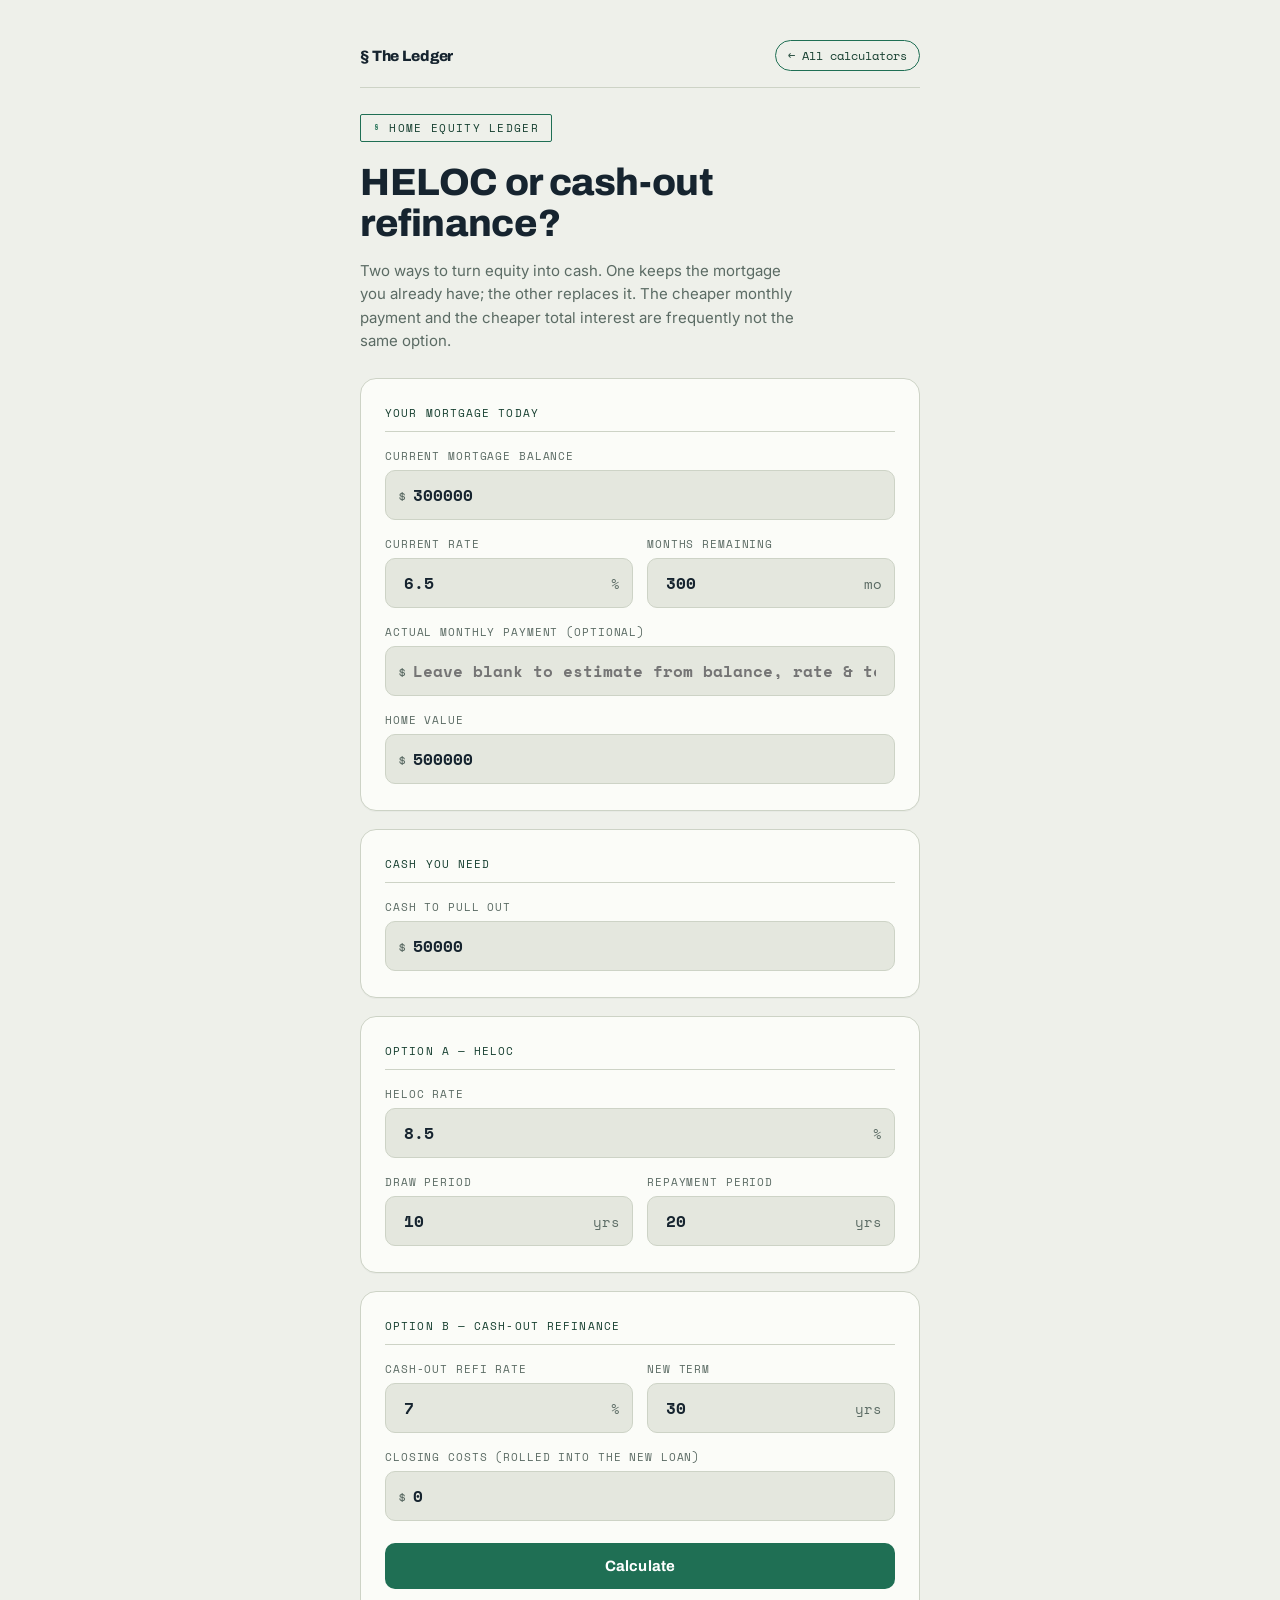
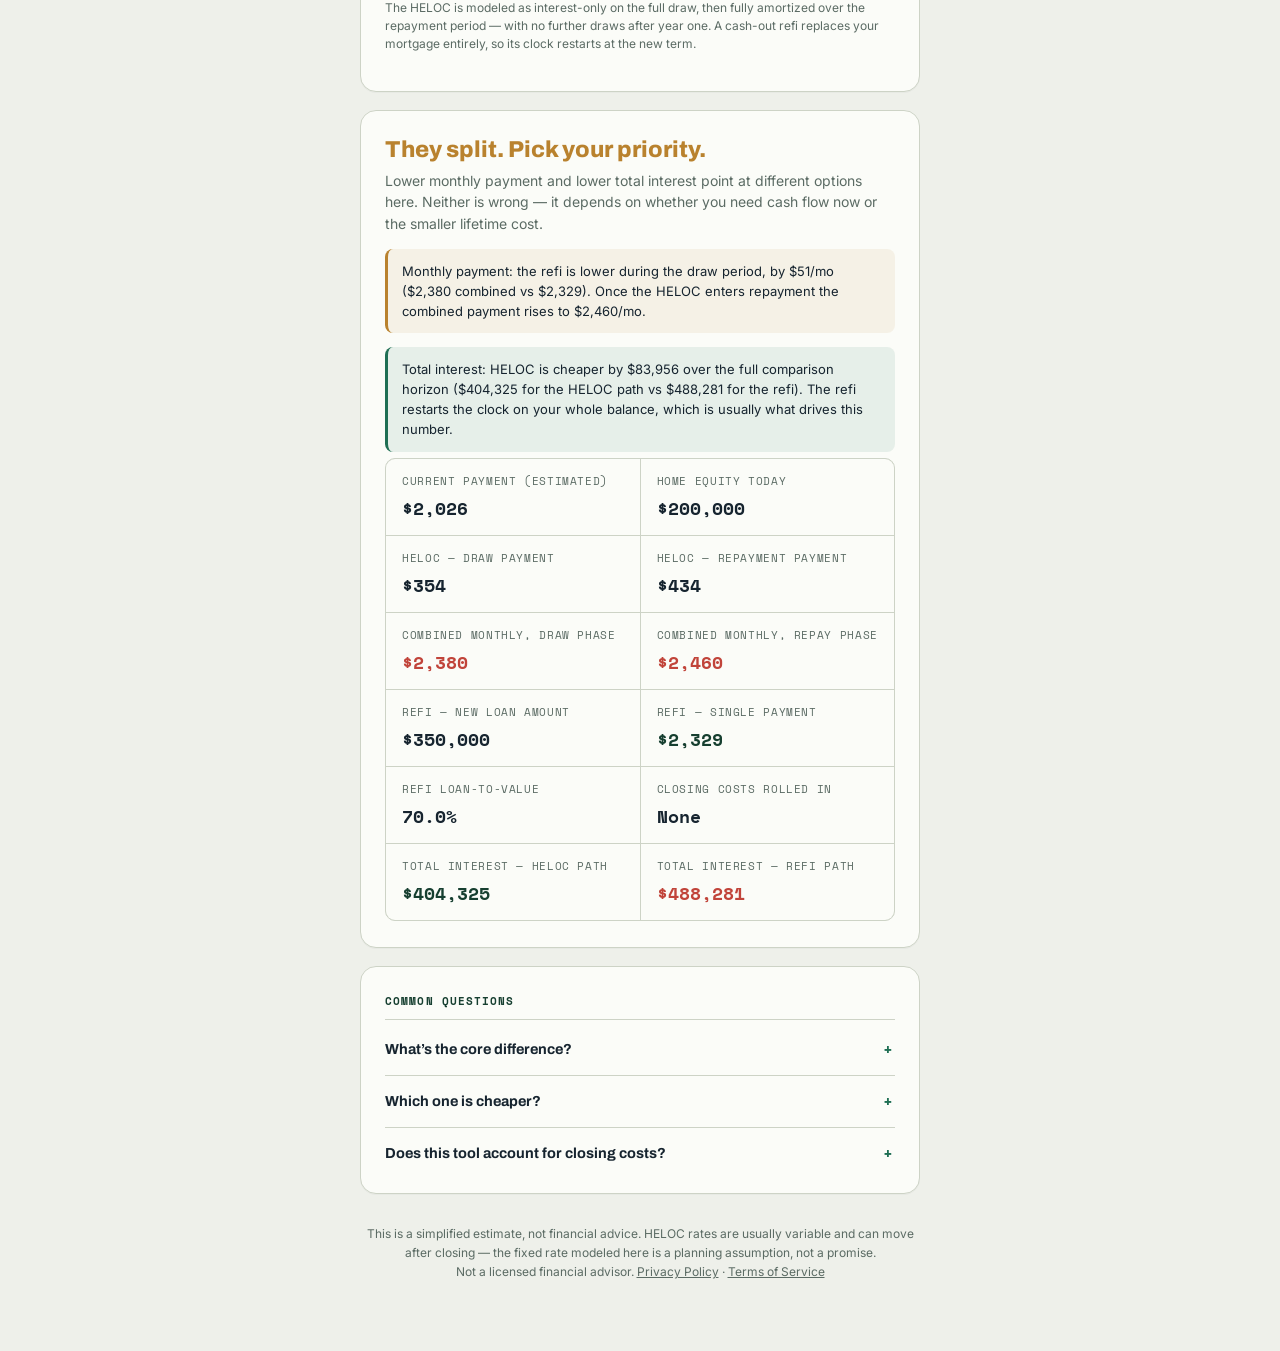
<file: heloc-refi/index.html>
<!DOCTYPE html>
<html lang="en">
<head>
<meta charset="UTF-8">
<meta name="viewport" content="width=device-width, initial-scale=1.0">
<title>HELOC vs. Cash-Out Refinance</title>
<meta name="description" content="Two ways to pull equity out of your home, side by side. Compare the combined monthly payment and the total interest — because they often point in opposite directions.">
<link rel="canonical" href="https://www.shouldirefiornot.com/heloc-refi/">
<meta property="og:title" content="HELOC vs. Cash-Out Refinance">
<meta property="og:description" content="Two ways to pull equity out of your home, side by side. Compare the combined monthly payment and the total interest — because they often point in opposite directions.">
<meta property="og:url" content="https://www.shouldirefiornot.com/heloc-refi/">
<meta property="og:type" content="website">
<meta property="og:site_name" content="The Ledger">
<meta property="og:image" content="https://www.shouldirefiornot.com/shared/og-image.png">
<meta property="og:image:width" content="1200">
<meta property="og:image:height" content="630">
<meta name="twitter:card" content="summary_large_image">
<meta name="twitter:title" content="HELOC vs. Cash-Out Refinance">
<meta name="twitter:description" content="Two ways to pull equity out of your home, side by side. Compare the combined monthly payment and the total interest — because they often point in opposite directions.">
<link rel="preconnect" href="https://fonts.googleapis.com">
<link rel="preconnect" href="https://fonts.gstatic.com" crossorigin>
<link href="https://fonts.googleapis.com/css2?family=Archivo:wght@600;700;800&family=Inter:wght@400;500;600&family=Space+Mono:wght@400;700&display=swap" rel="stylesheet">
<link rel="stylesheet" href="../shared/ledger.css">
  <script defer src="https://cloud.umami.is/script.js" data-website-id="acd2a92d-bb8a-497d-b460-c5d3a36bea3a"></script>
</head>
<body>
<div class="stage">
  <div class="site-nav">
    <a href="../index.html" class="site-logo">§ The Ledger</a>
    <a href="../index.html" class="site-nav-link">&larr; All calculators</a>
  </div>
  <header>
    <div class="eyebrow">Home Equity Ledger</div>
    <h1>HELOC or cash-out refinance?</h1>
    <p class="sub">Two ways to turn equity into cash. One keeps the mortgage you already have; the other replaces it. The cheaper monthly payment and the cheaper total interest are frequently not the same option.</p>
  </header>

  <div class="card">
    <div class="section-label">Your mortgage today</div>
    <div class="field-grid">
      <div class="field full">
        <label for="balance">Current mortgage balance</label>
        <div class="input-wrap">
          <span class="prefix">$</span>
          <input type="number" id="balance" value="300000" min="0" step="1000">
        </div>
      </div>
      <div class="field">
        <label for="mortRate">Current rate</label>
        <div class="input-wrap">
          <input type="number" id="mortRate" value="6.5" min="0" max="20" step="0.05">
          <span class="suffix">%</span>
        </div>
      </div>
      <div class="field">
        <label for="mortMonths">Months remaining</label>
        <div class="input-wrap">
          <input type="number" id="mortMonths" value="300" min="0" max="480" step="1">
          <span class="suffix">mo</span>
        </div>
      </div>
      <div class="field full">
        <label for="actualPayment">Actual monthly payment (optional)</label>
        <div class="input-wrap">
          <span class="prefix">$</span>
          <input type="number" id="actualPayment" value="" min="0" step="10" placeholder="Leave blank to estimate from balance, rate &amp; term">
        </div>
      </div>
      <div class="field full">
        <label for="homeValue">Home value</label>
        <div class="input-wrap">
          <span class="prefix">$</span>
          <input type="number" id="homeValue" value="500000" min="0" step="5000">
        </div>
      </div>
    </div>
  </div>

  <div class="card">
    <div class="section-label">Cash you need</div>
    <div class="field-grid">
      <div class="field full">
        <label for="cashNeeded">Cash to pull out</label>
        <div class="input-wrap">
          <span class="prefix">$</span>
          <input type="number" id="cashNeeded" value="50000" min="0" step="1000">
        </div>
      </div>
    </div>
  </div>

  <div class="card">
    <div class="section-label">Option A &mdash; HELOC</div>
    <div class="field-grid">
      <div class="field full">
        <label for="helocRate">HELOC rate</label>
        <div class="input-wrap">
          <input type="number" id="helocRate" value="8.5" min="0" max="25" step="0.05">
          <span class="suffix">%</span>
        </div>
      </div>
      <div class="field">
        <label for="drawYears">Draw period</label>
        <div class="input-wrap">
          <input type="number" id="drawYears" value="10" min="1" max="20" step="1">
          <span class="suffix">yrs</span>
        </div>
      </div>
      <div class="field">
        <label for="repayYears">Repayment period</label>
        <div class="input-wrap">
          <input type="number" id="repayYears" value="20" min="1" max="30" step="1">
          <span class="suffix">yrs</span>
        </div>
      </div>
    </div>
  </div>

  <div class="card">
    <div class="section-label">Option B &mdash; Cash-out refinance</div>
    <div class="field-grid">
      <div class="field">
        <label for="refiRate">Cash-out refi rate</label>
        <div class="input-wrap">
          <input type="number" id="refiRate" value="7" min="0" max="20" step="0.05">
          <span class="suffix">%</span>
        </div>
      </div>
      <div class="field">
        <label for="refiYears">New term</label>
        <div class="input-wrap">
          <input type="number" id="refiYears" value="30" min="1" max="40" step="1">
          <span class="suffix">yrs</span>
        </div>
      </div>
      <div class="field full">
        <label for="closingCosts">Closing costs (rolled into the new loan)</label>
        <div class="input-wrap">
          <span class="prefix">$</span>
          <input type="number" id="closingCosts" value="0" min="0" step="500" placeholder="0">
        </div>
      </div>
    </div>

    <button class="calc-btn" id="calcBtn">Calculate</button>
    <p class="assumption">The HELOC is modeled as interest-only on the full draw, then fully amortized over the repayment period &mdash; with no further draws after year one. A cash-out refi replaces your mortgage entirely, so its clock restarts at the new term.</p>
  </div>

  <div class="card" id="resultCard">
    <div class="verdict-row">
      <div class="verdict-title" id="verdictTitle"></div>
    </div>
    <p class="verdict-sub" id="verdictSub"></p>
    <div class="term-note" id="termNote"></div>
    <div class="term-note" id="interestNote"></div>

    <div class="stat-grid" id="statGrid"></div>
  </div>

  <section class="faq">
    <h2 class="section-label">Common questions</h2>
    <details>
      <summary>What&rsquo;s the core difference?</summary>
      <p>A cash-out refi replaces your entire mortgage with a new, larger loan. A HELOC is a separate line of credit on top of your existing mortgage.</p>
    </details>
    <details>
      <summary>Which one is cheaper?</summary>
      <p>It depends on your current mortgage rate versus current HELOC and refi rates, how much you&rsquo;re borrowing, and how long you plan to carry the balance.</p>
    </details>
    <details>
      <summary>Does this tool account for closing costs?</summary>
      <p>Closing costs are entered on the cash-out refi side only, and they&rsquo;re rolled into the new loan balance. The HELOC side has no fee input &mdash; if your lender charges origination or annual fees on the line, factor those in yourself when comparing.</p>
    </details>
  </section>

  <footer>This is a simplified estimate, not financial advice. HELOC rates are usually variable and can move after closing &mdash; the fixed rate modeled here is a planning assumption, not a promise. <br>Not a licensed financial advisor. <a href="../privacy/index.html">Privacy Policy</a> &middot; <a href="../terms/index.html">Terms of Service</a></footer>
</div>

<script>
(function(){
  const $ = id => document.getElementById(id);
  const fmt = n => (n < 0 ? '-$' : '$') + Math.round(Math.abs(n)).toLocaleString('en-US');

  function monthlyPayment(principal, annualRatePct, months){
    if (months <= 0) return 0;
    const r = (annualRatePct / 100) / 12;
    if (r === 0) return principal / months;
    return principal * r / (1 - Math.pow(1 + r, -months));
  }

  function statRow(label, value, cls, full){
    return '<div class="stat' + (full ? ' full' : '') + '"><div class="stat-label">' + label + '</div>' +
      '<div class="stat-value' + (cls ? ' ' + cls : '') + '">' + value + '</div></div>';
  }

  function calculate(){
    const balance      = parseFloat($('balance').value) || 0;
    const mortRate     = parseFloat($('mortRate').value) || 0;
    const mortMonths   = Math.round(parseFloat($('mortMonths').value) || 0);
    const homeValue    = parseFloat($('homeValue').value) || 0;
    const cashNeeded   = parseFloat($('cashNeeded').value) || 0;
    const helocRate    = parseFloat($('helocRate').value) || 0;
    const drawYears    = parseFloat($('drawYears').value) || 0;
    const repayYears   = parseFloat($('repayYears').value) || 0;
    const refiRate     = parseFloat($('refiRate').value) || 0;
    const refiYears    = parseFloat($('refiYears').value) || 0;
    const closingCosts = parseFloat($('closingCosts').value) || 0;

    const actualPaymentInput = parseFloat($('actualPayment').value);
    const usingActual = actualPaymentInput > 0;

    const resultCard = $('resultCard');
    const titleEl = $('verdictTitle');
    const subEl = $('verdictSub');
    const statGrid = $('statGrid');
    const termNoteEl = $('termNote');
    const interestNoteEl = $('interestNote');
    resultCard.classList.add('show');

    // Validation: refuse to compute rather than printing a meaningless comparison.
    let invalidMsg = '';
    if (!(balance > 0))     invalidMsg = 'Enter a current mortgage balance greater than $0.';
    else if (!(mortMonths > 0))  invalidMsg = 'Enter a remaining mortgage term of at least one month.';
    else if (!(cashNeeded > 0))  invalidMsg = 'Enter how much cash you need. With $0 to pull out there is nothing to compare — neither option does anything.';
    else if (!(drawYears > 0))   invalidMsg = 'Enter a HELOC draw period of at least one year.';
    else if (!(repayYears > 0))  invalidMsg = 'Enter a HELOC repayment period of at least one year.';
    else if (!(refiYears > 0))   invalidMsg = 'Enter a cash-out refi term of at least one year.';

    if (invalidMsg){
      titleEl.textContent = 'Check your numbers.';
      titleEl.className = 'verdict-title bad';
      subEl.textContent = invalidMsg;
      termNoteEl.className = 'term-note';
      interestNoteEl.className = 'term-note';
      statGrid.innerHTML = '';
      return;
    }

    // --- shared baseline: the mortgage you already have ---
    const estimatedPayment = monthlyPayment(balance, mortRate, mortMonths);
    const currentPayment   = usingActual ? actualPaymentInput : estimatedPayment;
    const mortgageInterestRemaining = (currentPayment * mortMonths) - balance;

    // --- Option A: HELOC on top of the existing mortgage ---
    const helocMonthlyRate = (helocRate / 100) / 12;
    const drawMonths  = Math.round(drawYears * 12);
    const repayMonths = Math.round(repayYears * 12);

    const helocDrawPayment   = cashNeeded * helocMonthlyRate;          // interest-only
    const helocDrawInterest  = helocDrawPayment * drawMonths;
    const helocRepayPayment  = monthlyPayment(cashNeeded, helocRate, repayMonths);
    const helocRepayInterest = (helocRepayPayment * repayMonths) - cashNeeded;
    const helocTotalInterest = helocDrawInterest + helocRepayInterest;

    const comboDraw  = currentPayment + helocDrawPayment;
    const comboRepay = currentPayment + helocRepayPayment;
    const optionATotalInterest = mortgageInterestRemaining + helocTotalInterest;

    // --- Option B: cash-out refi replaces the mortgage ---
    const newLoanAmount = balance + cashNeeded + closingCosts;
    const refiMonths    = Math.round(refiYears * 12);
    const refiPayment   = monthlyPayment(newLoanAmount, refiRate, refiMonths);
    const optionBTotalInterest = (refiPayment * refiMonths) - newLoanAmount;

    const equity = homeValue > 0 ? homeValue - balance : null;
    const refiLtv = homeValue > 0 ? (newLoanAmount / homeValue) * 100 : null;

    // --- the two comparisons, which can disagree ---
    const paymentWinnerDraw = comboDraw < refiPayment ? 'HELOC' : (comboDraw > refiPayment ? 'the refi' : 'a tie');
    const interestWinner    = optionATotalInterest < optionBTotalInterest ? 'HELOC'
                            : (optionATotalInterest > optionBTotalInterest ? 'the refi' : 'a tie');
    const paymentGapDraw = Math.abs(comboDraw - refiPayment);
    const interestGap    = Math.abs(optionATotalInterest - optionBTotalInterest);
    const agree = paymentWinnerDraw === interestWinner;

    if (agree && paymentWinnerDraw !== 'a tie'){
      titleEl.textContent = paymentWinnerDraw === 'HELOC'
        ? 'The HELOC wins on both counts.'
        : 'The cash-out refi wins on both counts.';
      titleEl.className = 'verdict-title good';
      subEl.textContent = 'Same answer either way you look at it — ' + paymentWinnerDraw +
        ' costs less per month during the draw period and less in total interest. That is the rare easy case.';
    } else if (paymentWinnerDraw === 'a tie' || interestWinner === 'a tie'){
      titleEl.textContent = 'Effectively a wash.';
      titleEl.className = 'verdict-title caution';
      subEl.textContent = 'These two options land close enough that the decision comes down to terms, fees, and how variable the HELOC rate turns out to be — not to the math below.';
    } else {
      titleEl.textContent = 'They split. Pick your priority.';
      titleEl.className = 'verdict-title caution';
      subEl.textContent = 'Lower monthly payment and lower total interest point at different options here. Neither is wrong — it depends on whether you need cash flow now or the smaller lifetime cost.';
    }

    // Both directions get stated plainly, never collapsed into one "winner".
    termNoteEl.className = 'term-note show ' + (paymentWinnerDraw === 'HELOC' ? 'good' : 'caution');
    termNoteEl.textContent = 'Monthly payment: ' + paymentWinnerDraw + ' is lower during the draw period, by ' +
      fmt(paymentGapDraw) + '/mo (' + fmt(comboDraw) + ' combined vs ' + fmt(refiPayment) + '). Once the HELOC enters repayment the combined payment rises to ' +
      fmt(comboRepay) + '/mo.';

    interestNoteEl.className = 'term-note show ' + (interestWinner === 'HELOC' ? 'good' : 'caution');
    interestNoteEl.textContent = 'Total interest: ' + interestWinner + ' is cheaper by ' + fmt(interestGap) +
      ' over the full comparison horizon (' + fmt(optionATotalInterest) + ' for the HELOC path vs ' +
      fmt(optionBTotalInterest) + ' for the refi). The refi restarts the clock on your whole balance, which is usually what drives this number.';

    statGrid.innerHTML =
      statRow(usingActual ? 'Current payment (yours)' : 'Current payment (estimated)', fmt(currentPayment)) +
      statRow('Home equity today', equity === null ? '—' : fmt(equity)) +
      statRow('HELOC — draw payment', fmt(helocDrawPayment)) +
      statRow('HELOC — repayment payment', fmt(helocRepayPayment)) +
      statRow('Combined monthly, draw phase', fmt(comboDraw), comboDraw < refiPayment ? 'pos' : 'neg') +
      statRow('Combined monthly, repay phase', fmt(comboRepay), comboRepay < refiPayment ? 'pos' : 'neg') +
      statRow('Refi — new loan amount', fmt(newLoanAmount)) +
      statRow('Refi — single payment', fmt(refiPayment), refiPayment < comboDraw ? 'pos' : 'neg') +
      statRow('Refi loan-to-value', refiLtv === null ? '—' : refiLtv.toFixed(1) + '%') +
      statRow('Closing costs rolled in', closingCosts > 0 ? fmt(closingCosts) : 'None') +
      statRow('Total interest — HELOC path', fmt(optionATotalInterest), optionATotalInterest < optionBTotalInterest ? 'pos' : 'neg') +
      statRow('Total interest — refi path', fmt(optionBTotalInterest), optionBTotalInterest < optionATotalInterest ? 'pos' : 'neg');

    resultCard.scrollIntoView({ behavior: 'smooth', block: 'nearest' });
  }

  $('calcBtn').addEventListener('click', () => {
    calculate();
    if (window.umami) umami.track('heloc-refi-calculated');
  });
  calculate();
})();
</script>
</body>
</html>
</file>
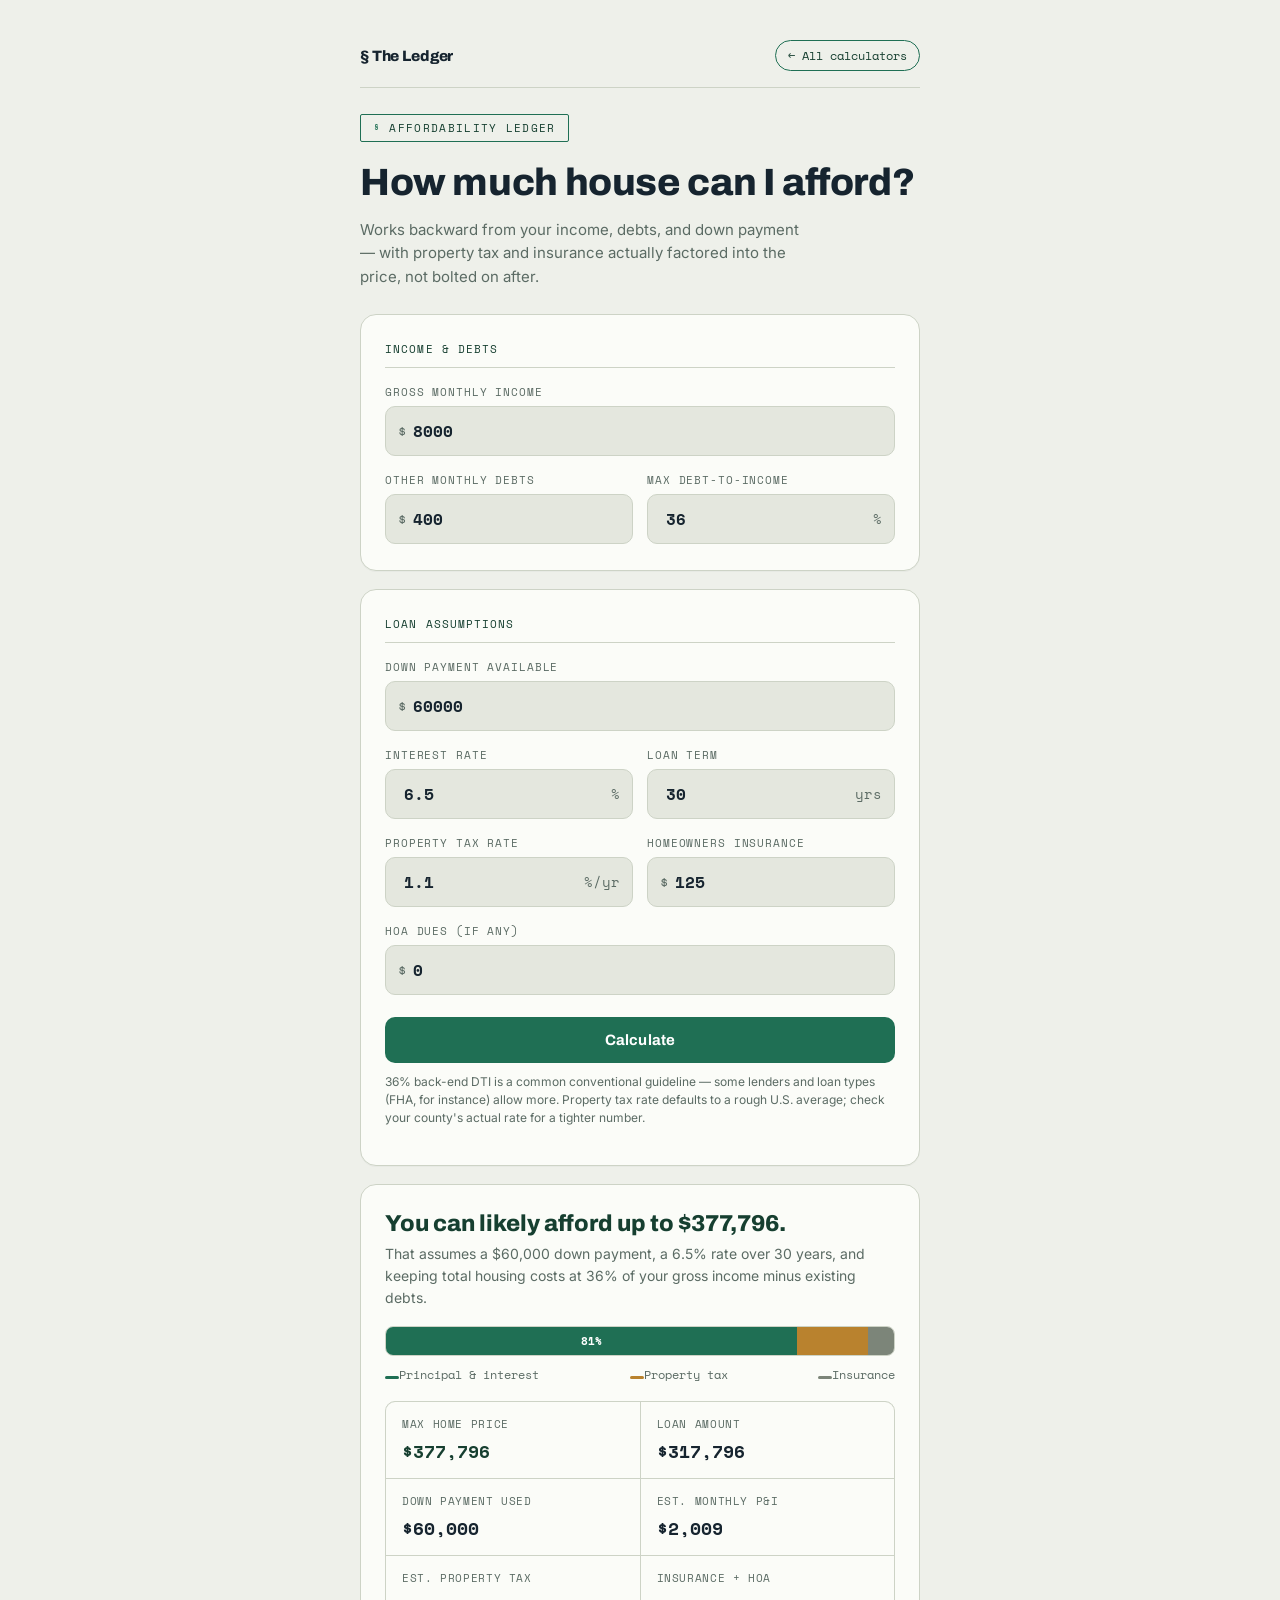
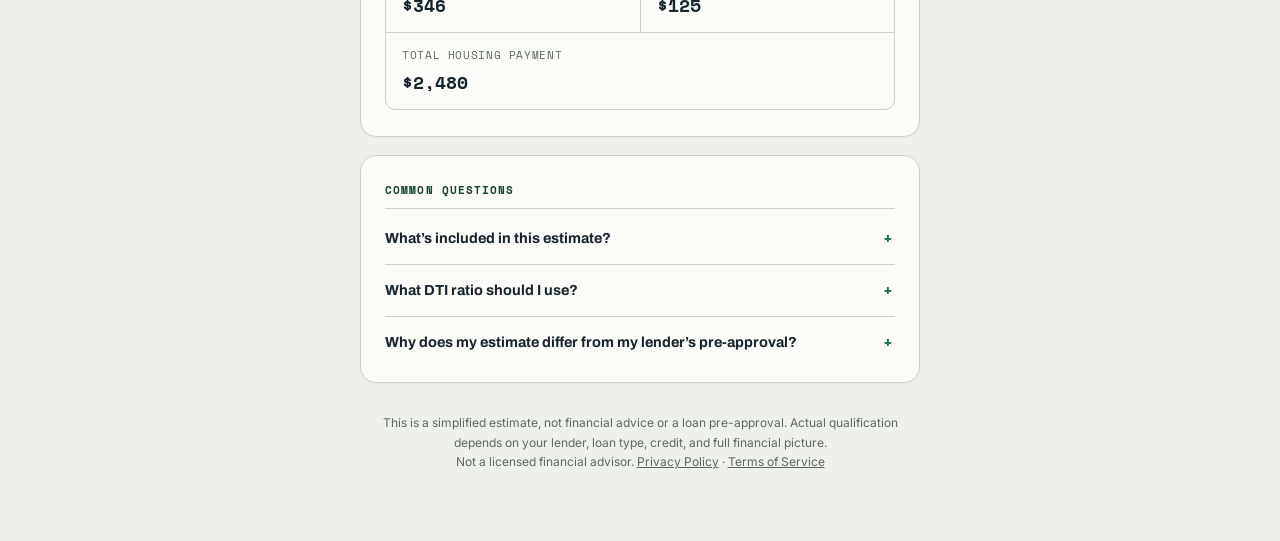
<file: house-afford/index.html>
<!DOCTYPE html>
<html lang="en">
<head>
<meta charset="UTF-8">
<meta name="viewport" content="width=device-width, initial-scale=1.0">
<title>How Much House Can I Afford?</title>
<meta name="description" content="Work backward from income, debts, and down payment to a realistic home price — taxes and insurance included, not glossed over.">
<link rel="canonical" href="https://www.shouldirefiornot.com/house-afford/">
<meta property="og:title" content="How Much House Can I Afford?">
<meta property="og:description" content="Work backward from income, debts, and down payment to a realistic home price — taxes and insurance included, not glossed over.">
<meta property="og:url" content="https://www.shouldirefiornot.com/house-afford/">
<meta property="og:type" content="website">
<meta property="og:site_name" content="The Ledger">
<meta property="og:image" content="https://www.shouldirefiornot.com/shared/og-image.png">
<meta property="og:image:width" content="1200">
<meta property="og:image:height" content="630">
<meta name="twitter:card" content="summary_large_image">
<meta name="twitter:title" content="How Much House Can I Afford?">
<meta name="twitter:description" content="Work backward from income, debts, and down payment to a realistic home price — taxes and insurance included, not glossed over.">
<link rel="preconnect" href="https://fonts.googleapis.com">
<link rel="preconnect" href="https://fonts.gstatic.com" crossorigin>
<link href="https://fonts.googleapis.com/css2?family=Archivo:wght@600;700;800&family=Inter:wght@400;500;600&family=Space+Mono:wght@400;700&display=swap" rel="stylesheet">
<link rel="stylesheet" href="../shared/ledger.css">
  <script defer src="https://cloud.umami.is/script.js" data-website-id="acd2a92d-bb8a-497d-b460-c5d3a36bea3a"></script>
</head>
<body>
<div class="stage">
  <div class="site-nav">
    <a href="../index.html" class="site-logo">§ The Ledger</a>
    <a href="../index.html" class="site-nav-link">&larr; All calculators</a>
  </div>

  <header>
    <div class="eyebrow">Affordability Ledger</div>
    <h1>How much house can I afford?</h1>
    <p class="sub">Works backward from your income, debts, and down payment &mdash; with property tax and insurance actually factored into the price, not bolted on after.</p>
  </header>

  <div class="card">
    <div class="section-label">Income &amp; debts</div>
    <div class="field-grid">
      <div class="field full">
        <label for="grossIncome">Gross monthly income</label>
        <div class="input-wrap">
          <span class="prefix">$</span>
          <input type="number" id="grossIncome" value="8000" min="0" step="100">
        </div>
      </div>
      <div class="field">
        <label for="monthlyDebts">Other monthly debts</label>
        <div class="input-wrap">
          <span class="prefix">$</span>
          <input type="number" id="monthlyDebts" value="400" min="0" step="50">
        </div>
      </div>
      <div class="field">
        <label for="maxDTI">Max debt-to-income</label>
        <div class="input-wrap">
          <input type="number" id="maxDTI" value="36" min="10" max="55" step="1">
          <span class="suffix">%</span>
        </div>
      </div>
    </div>
  </div>

  <div class="card">
    <div class="section-label">Loan assumptions</div>
    <div class="field-grid">
      <div class="field full">
        <label for="downPayment">Down payment available</label>
        <div class="input-wrap">
          <span class="prefix">$</span>
          <input type="number" id="downPayment" value="60000" min="0" step="1000">
        </div>
      </div>
      <div class="field">
        <label for="interestRate">Interest rate</label>
        <div class="input-wrap">
          <input type="number" id="interestRate" value="6.5" min="0" max="20" step="0.05">
          <span class="suffix">%</span>
        </div>
      </div>
      <div class="field">
        <label for="loanTermYears">Loan term</label>
        <div class="input-wrap">
          <input type="number" id="loanTermYears" value="30" min="1" max="40" step="1">
          <span class="suffix">yrs</span>
        </div>
      </div>
      <div class="field">
        <label for="taxRate">Property tax rate</label>
        <div class="input-wrap">
          <input type="number" id="taxRate" value="1.1" min="0" max="5" step="0.05">
          <span class="suffix">%/yr</span>
        </div>
      </div>
      <div class="field">
        <label for="insuranceMonthly">Homeowners insurance</label>
        <div class="input-wrap">
          <span class="prefix">$</span>
          <input type="number" id="insuranceMonthly" value="125" min="0" step="10">
        </div>
      </div>
      <div class="field full">
        <label for="hoaMonthly">HOA dues (if any)</label>
        <div class="input-wrap">
          <span class="prefix">$</span>
          <input type="number" id="hoaMonthly" value="0" min="0" step="10">
        </div>
      </div>
    </div>

    <button class="calc-btn" id="calcBtn">Calculate</button>
    <p class="assumption">36% back-end DTI is a common conventional guideline &mdash; some lenders and loan types (FHA, for instance) allow more. Property tax rate defaults to a rough U.S. average; check your county's actual rate for a tighter number.</p>
  </div>

  <div class="card" id="resultCard">
    <div class="verdict-title good" id="verdictTitle"></div>
    <p class="verdict-sub" id="verdictSub"></p>
    <div class="term-note" id="termNote"></div>

    <div class="bar-wrap show" id="barWrap">
      <div class="cost-bar" id="costBar"></div>
      <div class="cost-bar-legend" id="costBarLegend"></div>
    </div>

    <div class="stat-grid" id="statGrid"></div>
  </div>

  <section class="faq">
    <h2 class="section-label">Common questions</h2>
    <details>
      <summary>What&rsquo;s included in this estimate?</summary>
      <p>Principal, interest, property taxes, homeowners insurance, and HOA dues &mdash; each has its own input &mdash; measured against the debt-to-income ratio you specify. It does not include PMI, which most lenders add when your down payment is under 20%.</p>
    </details>
    <details>
      <summary>What DTI ratio should I use?</summary>
      <p>Most conventional lenders cap total DTI around 36&ndash;43%, though some programs allow higher. 28% front-end (housing-only) is a common conservative benchmark.</p>
    </details>
    <details>
      <summary>Why does my estimate differ from my lender&rsquo;s pre-approval?</summary>
      <p>Lenders factor in your full credit profile, other debts, and program-specific rules &mdash; this tool gives a general estimate, not a guarantee.</p>
    </details>
  </section>

  <footer>This is a simplified estimate, not financial advice or a loan pre-approval. Actual qualification depends on your lender, loan type, credit, and full financial picture. <br>Not a licensed financial advisor. <a href="../privacy/index.html">Privacy Policy</a> &middot; <a href="../terms/index.html">Terms of Service</a></footer>
</div>

<script>
(function(){
  const $ = id => document.getElementById(id);
  const fmt = n => (n < 0 ? '-$' : '$') + Math.round(Math.abs(n)).toLocaleString('en-US');

  function paymentFactor(aprPct, years){
    const n = years * 12;
    const r = (aprPct / 100) / 12;
    if (r === 0) return 1 / n;
    return r * Math.pow(1 + r, n) / (Math.pow(1 + r, n) - 1);
  }

  function statRow(label, value, cls, full){
    return '<div class="stat' + (full ? ' full' : '') + '"><div class="stat-label">' + label + '</div>' +
      '<div class="stat-value' + (cls ? ' ' + cls : '') + '">' + value + '</div></div>';
  }

  function calculate(){
    const grossIncome = parseFloat($('grossIncome').value) || 0;
    const monthlyDebts = parseFloat($('monthlyDebts').value) || 0;
    const maxDTI = parseFloat($('maxDTI').value) || 0;
    const downPayment = parseFloat($('downPayment').value) || 0;
    const rate = parseFloat($('interestRate').value) || 0;
    const termYears = parseFloat($('loanTermYears').value) || 1;
    const taxRatePct = parseFloat($('taxRate').value) || 0;
    const insuranceMonthly = parseFloat($('insuranceMonthly').value) || 0;
    const hoaMonthly = parseFloat($('hoaMonthly').value) || 0;

    const k = paymentFactor(rate, termYears);
    const t = (taxRatePct / 100) / 12;

    const maxHousingBudget = (grossIncome * (maxDTI / 100)) - monthlyDebts;

    const titleEl = $('verdictTitle');
    const subEl = $('verdictSub');
    const termNoteEl = $('termNote');
    const statGrid = $('statGrid');

    if (maxHousingBudget <= insuranceMonthly + hoaMonthly){
      titleEl.textContent = "Your debts leave no room for a house payment.";
      titleEl.className = 'verdict-title bad';
      subEl.textContent = 'At this DTI limit, your existing monthly debts alone use up the housing budget. Raising the DTI ceiling, paying down debt, or increasing income all move this number.';
      termNoteEl.className = 'term-note';
      $('costBar').innerHTML = '';
      $('costBarLegend').innerHTML = '';
      statGrid.innerHTML =
        statRow('Max housing budget', fmt(Math.max(maxHousingBudget,0))) +
        statRow('Max home price', fmt(0));
      return;
    }

    const P = (maxHousingBudget - insuranceMonthly - hoaMonthly + downPayment * k) / (k + t);
    const homePrice = Math.max(P, 0);
    const loanAmount = Math.max(homePrice - downPayment, 0);
    const piPayment = loanAmount * k;
    const taxPayment = homePrice * t;
    const totalHousing = piPayment + taxPayment + insuranceMonthly + hoaMonthly;

    titleEl.textContent = 'You can likely afford up to ' + fmt(homePrice) + '.';
    titleEl.className = 'verdict-title good';
    subEl.textContent = 'That assumes a ' + fmt(downPayment) + ' down payment, a ' + rate + '% rate over ' + termYears + ' years, and keeping total housing costs at ' + maxDTI + '% of your gross income minus existing debts.';

    if (maxDTI > 43){
      termNoteEl.className = 'term-note show caution';
      termNoteEl.textContent = 'A ' + maxDTI + '% back-end DTI is above what many conventional lenders allow (typically capped around 43%). You may need an FHA loan, a larger down payment, or a co-signer to actually qualify at this level.';
    } else {
      termNoteEl.className = 'term-note';
    }

    renderCostBar(piPayment, taxPayment, insuranceMonthly, hoaMonthly);

    statGrid.innerHTML =
      statRow('Max home price', fmt(homePrice), 'pos') +
      statRow('Loan amount', fmt(loanAmount)) +
      statRow('Down payment used', fmt(downPayment)) +
      statRow('Est. monthly P&amp;I', fmt(piPayment)) +
      statRow('Est. property tax', fmt(taxPayment)) +
      statRow('Insurance + HOA', fmt(insuranceMonthly + hoaMonthly)) +
      statRow('Total housing payment', fmt(totalHousing), null, true);
  }

  function renderCostBar(pi, tax, insurance, hoa){
    const total = pi + tax + insurance + hoa;
    const bar = $('costBar');
    const legend = $('costBarLegend');
    if (total <= 0){ bar.innerHTML = ''; legend.innerHTML = ''; return; }

    const segments = [
      { key: 'pi', cls: 'principal', label: 'Principal & interest', value: pi },
      { key: 'tax', cls: 'interest', label: 'Property tax', value: tax },
      { key: 'insurance', cls: 'insurance', label: 'Insurance', value: insurance }
    ];
    if (hoa > 0) segments.push({ key: 'hoa', cls: 'hoa', label: 'HOA', value: hoa });

    bar.innerHTML = segments.map(s => {
      const pct = (s.value / total) * 100;
      return '<div class="cost-bar-seg ' + s.cls + '" style="width:' + pct + '%">' + (pct > 14 ? Math.round(pct) + '%' : '') + '</div>';
    }).join('');

    legend.innerHTML = segments.map(s =>
      '<span><i class="swatch" style="background:var(--' + (s.cls === 'principal' ? 'green' : s.cls === 'interest' ? 'ochre' : s.cls === 'insurance' ? 'slate' : 'red') + ')"></i>' + s.label + '</span>'
    ).join('');
  }

  $('calcBtn').addEventListener('click', () => {
    calculate();
    if (window.umami) umami.track('house-afford-calculated');
  });
  $('resultCard').classList.add('show');
  calculate();
})();
</script>
</body>
</html>
</file>
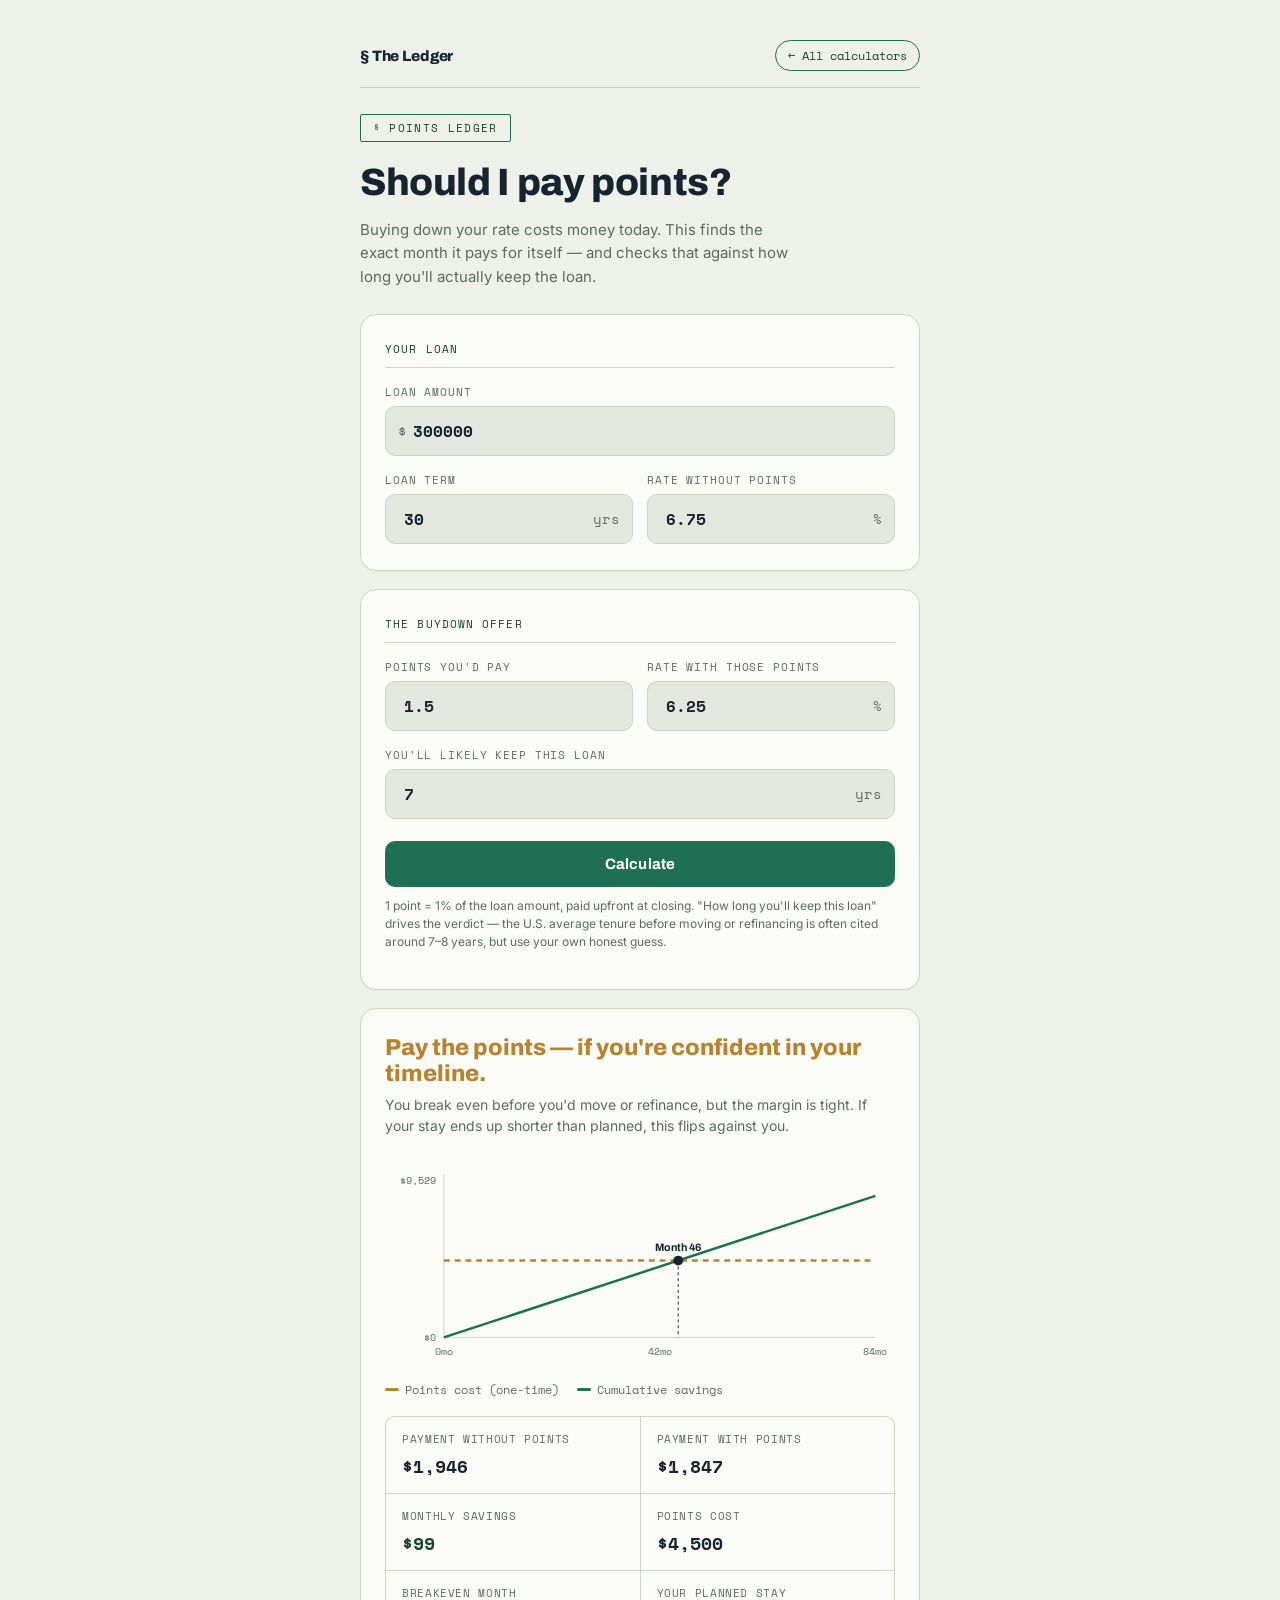
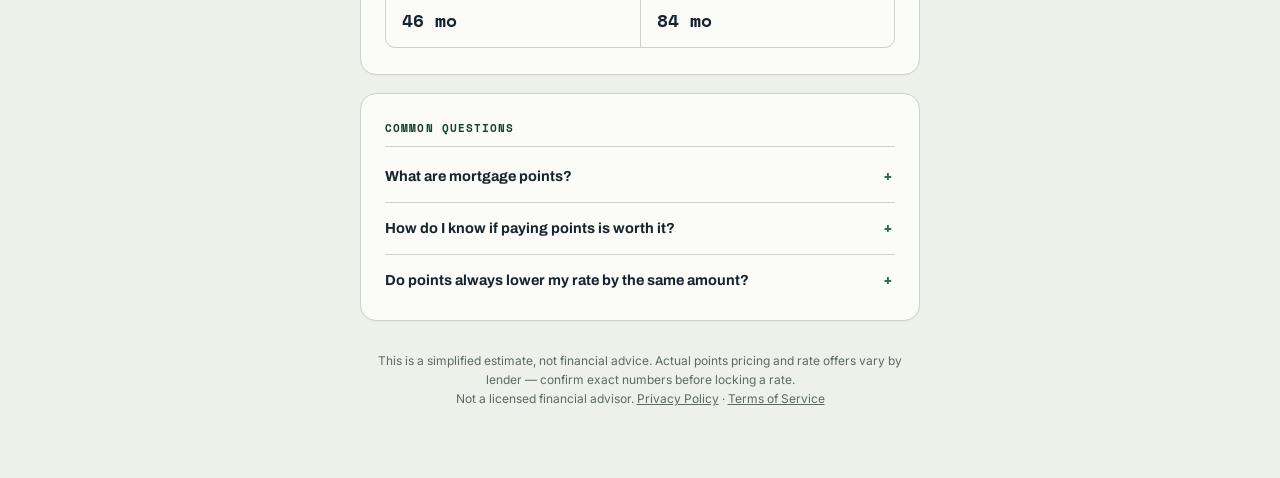
<file: pay-points/index.html>
<!DOCTYPE html>
<html lang="en">
<head>
<meta charset="UTF-8">
<meta name="viewport" content="width=device-width, initial-scale=1.0">
<title>Should I Pay Points?</title>
<meta name="description" content="Weigh the upfront cost of buying down your mortgage rate against what it actually saves you — and whether you'll keep the loan long enough for it to matter.">
<link rel="canonical" href="https://www.shouldirefiornot.com/pay-points/">
<meta property="og:title" content="Should I Pay Points?">
<meta property="og:description" content="Weigh the upfront cost of buying down your mortgage rate against what it actually saves you — and whether you'll keep the loan long enough for it to matter.">
<meta property="og:url" content="https://www.shouldirefiornot.com/pay-points/">
<meta property="og:type" content="website">
<meta property="og:site_name" content="The Ledger">
<meta property="og:image" content="https://www.shouldirefiornot.com/shared/og-image.png">
<meta property="og:image:width" content="1200">
<meta property="og:image:height" content="630">
<meta name="twitter:card" content="summary_large_image">
<meta name="twitter:title" content="Should I Pay Points?">
<meta name="twitter:description" content="Weigh the upfront cost of buying down your mortgage rate against what it actually saves you — and whether you'll keep the loan long enough for it to matter.">
<link rel="preconnect" href="https://fonts.googleapis.com">
<link rel="preconnect" href="https://fonts.gstatic.com" crossorigin>
<link href="https://fonts.googleapis.com/css2?family=Archivo:wght@600;700;800&family=Inter:wght@400;500;600&family=Space+Mono:wght@400;700&display=swap" rel="stylesheet">
<link rel="stylesheet" href="../shared/ledger.css">
  <script defer src="https://cloud.umami.is/script.js" data-website-id="acd2a92d-bb8a-497d-b460-c5d3a36bea3a"></script>
</head>
<body>
<div class="stage">
  <div class="site-nav">
    <a href="../index.html" class="site-logo">§ The Ledger</a>
    <a href="../index.html" class="site-nav-link">&larr; All calculators</a>
  </div>

  <header>
    <div class="eyebrow">Points Ledger</div>
    <h1>Should I pay points?</h1>
    <p class="sub">Buying down your rate costs money today. This finds the exact month it pays for itself — and checks that against how long you'll actually keep the loan.</p>
  </header>

  <div class="card">
    <div class="section-label">Your loan</div>
    <div class="field-grid">
      <div class="field full">
        <label for="loanAmount">Loan amount</label>
        <div class="input-wrap">
          <span class="prefix">$</span>
          <input type="number" id="loanAmount" value="300000" min="0" step="1000">
        </div>
      </div>
      <div class="field">
        <label for="loanTerm">Loan term</label>
        <div class="input-wrap">
          <input type="number" id="loanTerm" value="30" min="1" max="40" step="1">
          <span class="suffix">yrs</span>
        </div>
      </div>
      <div class="field">
        <label for="baseRate">Rate without points</label>
        <div class="input-wrap">
          <input type="number" id="baseRate" value="6.75" min="0" max="20" step="0.05">
          <span class="suffix">%</span>
        </div>
      </div>
    </div>
  </div>

  <div class="card">
    <div class="section-label">The buydown offer</div>
    <div class="field-grid">
      <div class="field">
        <label for="pointsPaid">Points you'd pay</label>
        <div class="input-wrap">
          <input type="number" id="pointsPaid" value="1.5" min="0" max="10" step="0.125">
        </div>
      </div>
      <div class="field">
        <label for="reducedRate">Rate with those points</label>
        <div class="input-wrap">
          <input type="number" id="reducedRate" value="6.25" min="0" max="20" step="0.05">
          <span class="suffix">%</span>
        </div>
      </div>
      <div class="field full">
        <label for="stayYears">You'll likely keep this loan</label>
        <div class="input-wrap">
          <input type="number" id="stayYears" value="7" min="1" max="40" step="1">
          <span class="suffix">yrs</span>
        </div>
      </div>
    </div>

    <button class="calc-btn" id="calcBtn">Calculate</button>
    <p class="assumption">1 point = 1% of the loan amount, paid upfront at closing. "How long you'll keep this loan" drives the verdict &mdash; the U.S. average tenure before moving or refinancing is often cited around 7&ndash;8 years, but use your own honest guess.</p>
  </div>

  <div class="card" id="resultCard">
    <div class="verdict-title" id="verdictTitle"></div>
    <p class="verdict-sub" id="verdictSub"></p>

    <div class="chart-wrap show" id="chartWrap">
      <svg id="chart" viewBox="0 0 520 220" preserveAspectRatio="xMidYMid meet"></svg>
      <div class="chart-legend">
        <span><i class="swatch" style="background:var(--ochre)"></i>Points cost (one-time)</span>
        <span><i class="swatch" style="background:var(--green)"></i>Cumulative savings</span>
      </div>
    </div>

    <div class="stat-grid" id="statGrid"></div>
  </div>

  <section class="faq">
    <h2 class="section-label">Common questions</h2>
    <details>
      <summary>What are mortgage points?</summary>
      <p>Points are an upfront fee paid to your lender in exchange for a lower interest rate. One point typically costs 1% of the loan amount.</p>
    </details>
    <details>
      <summary>How do I know if paying points is worth it?</summary>
      <p>Compare the upfront cost against your monthly savings &mdash; if you plan to stay in the home past the breakeven month, points can pay off.</p>
    </details>
    <details>
      <summary>Do points always lower my rate by the same amount?</summary>
      <p>No &mdash; the rate reduction per point varies by lender and market conditions. Use the actual quote from your lender for accurate numbers.</p>
    </details>
  </section>

  <footer>This is a simplified estimate, not financial advice. Actual points pricing and rate offers vary by lender &mdash; confirm exact numbers before locking a rate. <br>Not a licensed financial advisor. <a href="../privacy/index.html">Privacy Policy</a> &middot; <a href="../terms/index.html">Terms of Service</a></footer>
</div>

<script>
(function(){
  const $ = id => document.getElementById(id);
  const fmt = n => (n < 0 ? '-$' : '$') + Math.round(Math.abs(n)).toLocaleString('en-US');

  function monthlyPayment(principal, aprPct, years){
    const n = years * 12;
    const r = (aprPct / 100) / 12;
    if (r === 0) return principal / n;
    return principal * r * Math.pow(1 + r, n) / (Math.pow(1 + r, n) - 1);
  }

  function statRow(label, value, cls, full){
    return '<div class="stat' + (full ? ' full' : '') + '"><div class="stat-label">' + label + '</div>' +
      '<div class="stat-value' + (cls ? ' ' + cls : '') + '">' + value + '</div></div>';
  }

  function calculate(){
    const loanAmount = parseFloat($('loanAmount').value) || 0;
    const loanTerm = parseFloat($('loanTerm').value) || 1;
    const baseRate = parseFloat($('baseRate').value) || 0;
    const pointsPaid = parseFloat($('pointsPaid').value) || 0;
    const reducedRate = parseFloat($('reducedRate').value) || 0;
    const stayYears = parseFloat($('stayYears').value) || 1;

    const pointsCost = loanAmount * (pointsPaid / 100);
    const paymentWithout = monthlyPayment(loanAmount, baseRate, loanTerm);
    const paymentWith = monthlyPayment(loanAmount, reducedRate, loanTerm);
    const monthlySavings = paymentWithout - paymentWith;
    const stayMonths = stayYears * 12;

    const titleEl = $('verdictTitle');
    const subEl = $('verdictSub');
    const statGrid = $('statGrid');

    if (monthlySavings <= 0 || pointsCost <= 0){
      titleEl.textContent = 'Skip the points.';
      titleEl.className = 'verdict-title bad';
      subEl.textContent = pointsCost <= 0
        ? "You haven't entered a points cost, so there's nothing to break even on."
        : "This rate reduction doesn't actually lower your payment. Paying for it gets you nothing.";
      renderChart(null, pointsCost, stayMonths);
      statGrid.innerHTML =
        statRow('Payment without points', fmt(paymentWithout)) +
        statRow('Payment with points', fmt(paymentWith)) +
        statRow('Monthly savings', fmt(monthlySavings), monthlySavings >= 0 ? 'pos' : 'neg') +
        statRow('Points cost', fmt(pointsCost)) +
        statRow('Breakeven', '\u2014') +
        statRow('Your planned stay', stayMonths + ' mo');
      return;
    }

    const breakevenMonths = pointsCost / monthlySavings;
    const ratio = breakevenMonths / stayMonths;

    let title, cls, sub;
    if (ratio <= 0.5){
      title = 'Pay the points.';
      cls = 'good';
      sub = 'You break even with plenty of room to spare before your planned timeline &mdash; the points are very likely worth it.';
    } else if (ratio <= 1.0){
      title = "Pay the points — if you're confident in your timeline.";
      cls = 'caution';
      sub = "You break even before you'd move or refinance, but the margin is tight. If your stay ends up shorter than planned, this flips against you.";
    } else {
      title = 'Skip the points.';
      cls = 'bad';
      sub = "Based on how long you said you'll keep this loan, you won't break even in time. The savings are real, they just arrive too late.";
    }

    titleEl.textContent = title;
    titleEl.className = 'verdict-title ' + cls;
    subEl.textContent = sub;

    renderChart(breakevenMonths, pointsCost, stayMonths, monthlySavings);

    statGrid.innerHTML =
      statRow('Payment without points', fmt(paymentWithout)) +
      statRow('Payment with points', fmt(paymentWith)) +
      statRow('Monthly savings', fmt(monthlySavings), 'pos') +
      statRow('Points cost', fmt(pointsCost)) +
      statRow('Breakeven month', Math.ceil(breakevenMonths) + ' mo') +
      statRow('Your planned stay', stayMonths + ' mo');
  }

  function renderChart(breakevenMonths, pointsCost, totalMonths, monthlySavings){
    const svg = $('chart');
    const W = 520, H = 220, padL = 60, padR = 20, padT = 20, padB = 34;
    const plotW = W - padL - padR, plotH = H - padT - padB;

    const maxX = totalMonths;
    const maxSavings = monthlySavings ? monthlySavings * totalMonths : 0;
    const maxY = Math.max(pointsCost, maxSavings) * 1.15 || 1;

    const xScale = m => padL + (m / maxX) * plotW;
    const yScale = v => padT + plotH - (v / maxY) * plotH;

    let c = '';
    c += '<line x1="' + padL + '" y1="' + (padT + plotH) + '" x2="' + (padL + plotW) + '" y2="' + (padT + plotH) + '" stroke="#CDD3C6" stroke-width="1"/>';
    c += '<line x1="' + padL + '" y1="' + padT + '" x2="' + padL + '" y2="' + (padT + plotH) + '" stroke="#CDD3C6" stroke-width="1"/>';

    [0, Math.round(totalMonths/2), totalMonths].forEach(m => {
      c += '<text x="' + xScale(m) + '" y="' + (padT + plotH + 18) + '" font-family="Space Mono, monospace" font-size="10" fill="#5B6B64" text-anchor="middle">' + m + 'mo</text>';
    });
    c += '<text x="' + (padL - 8) + '" y="' + (padT + plotH + 4) + '" font-family="Space Mono, monospace" font-size="10" fill="#5B6B64" text-anchor="end">$0</text>';
    c += '<text x="' + (padL - 8) + '" y="' + (padT + 10) + '" font-family="Space Mono, monospace" font-size="10" fill="#5B6B64" text-anchor="end">' + fmt(maxY) + '</text>';

    const yCost = yScale(pointsCost);
    c += '<line x1="' + padL + '" y1="' + yCost + '" x2="' + (padL + plotW) + '" y2="' + yCost + '" stroke="#B9822E" stroke-width="2.5" stroke-dasharray="6 5"/>';

    if (monthlySavings){
      const x2 = xScale(totalMonths);
      const y2 = yScale(monthlySavings * totalMonths);
      c += '<line x1="' + padL + '" y1="' + (padT+plotH) + '" x2="' + x2 + '" y2="' + y2 + '" stroke="#1F6F54" stroke-width="2.5"/>';

      if (breakevenMonths !== null && breakevenMonths <= totalMonths){
        const bx = xScale(breakevenMonths);
        const by = yScale(pointsCost);
        c += '<circle cx="' + bx + '" cy="' + by + '" r="5" fill="#16242F"/>';
        c += '<line x1="' + bx + '" y1="' + by + '" x2="' + bx + '" y2="' + (padT+plotH) + '" stroke="#16242F" stroke-width="1" stroke-dasharray="3 3"/>';
        c += '<text x="' + bx + '" y="' + (by - 10) + '" font-family="Archivo, sans-serif" font-weight="700" font-size="11" fill="#16242F" text-anchor="middle">Month ' + Math.ceil(breakevenMonths) + '</text>';
      }
    }

    svg.innerHTML = c;
  }

  $('calcBtn').addEventListener('click', () => {
    calculate();
    if (window.umami) umami.track('pay-points-calculated');
  });
  $('resultCard').classList.add('show');
  calculate();
})();
</script>
</body>
</html>
</file>
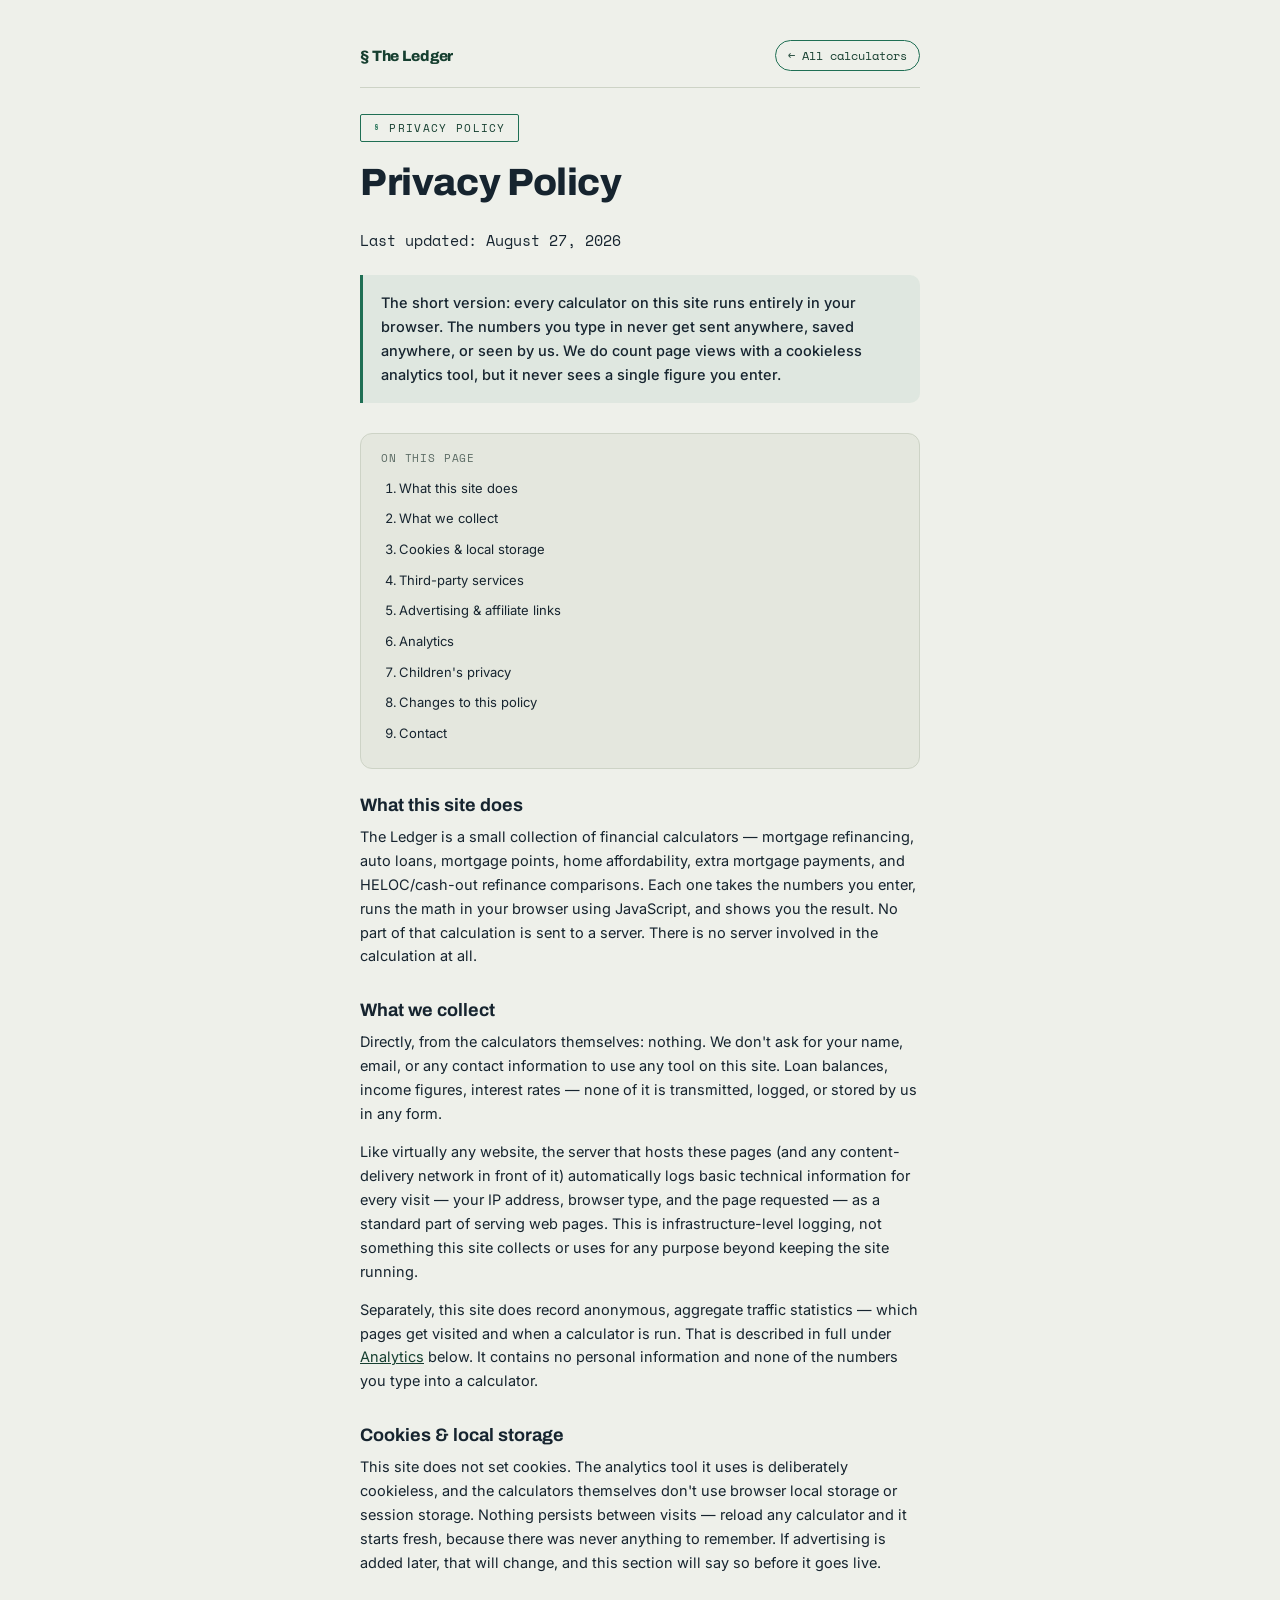
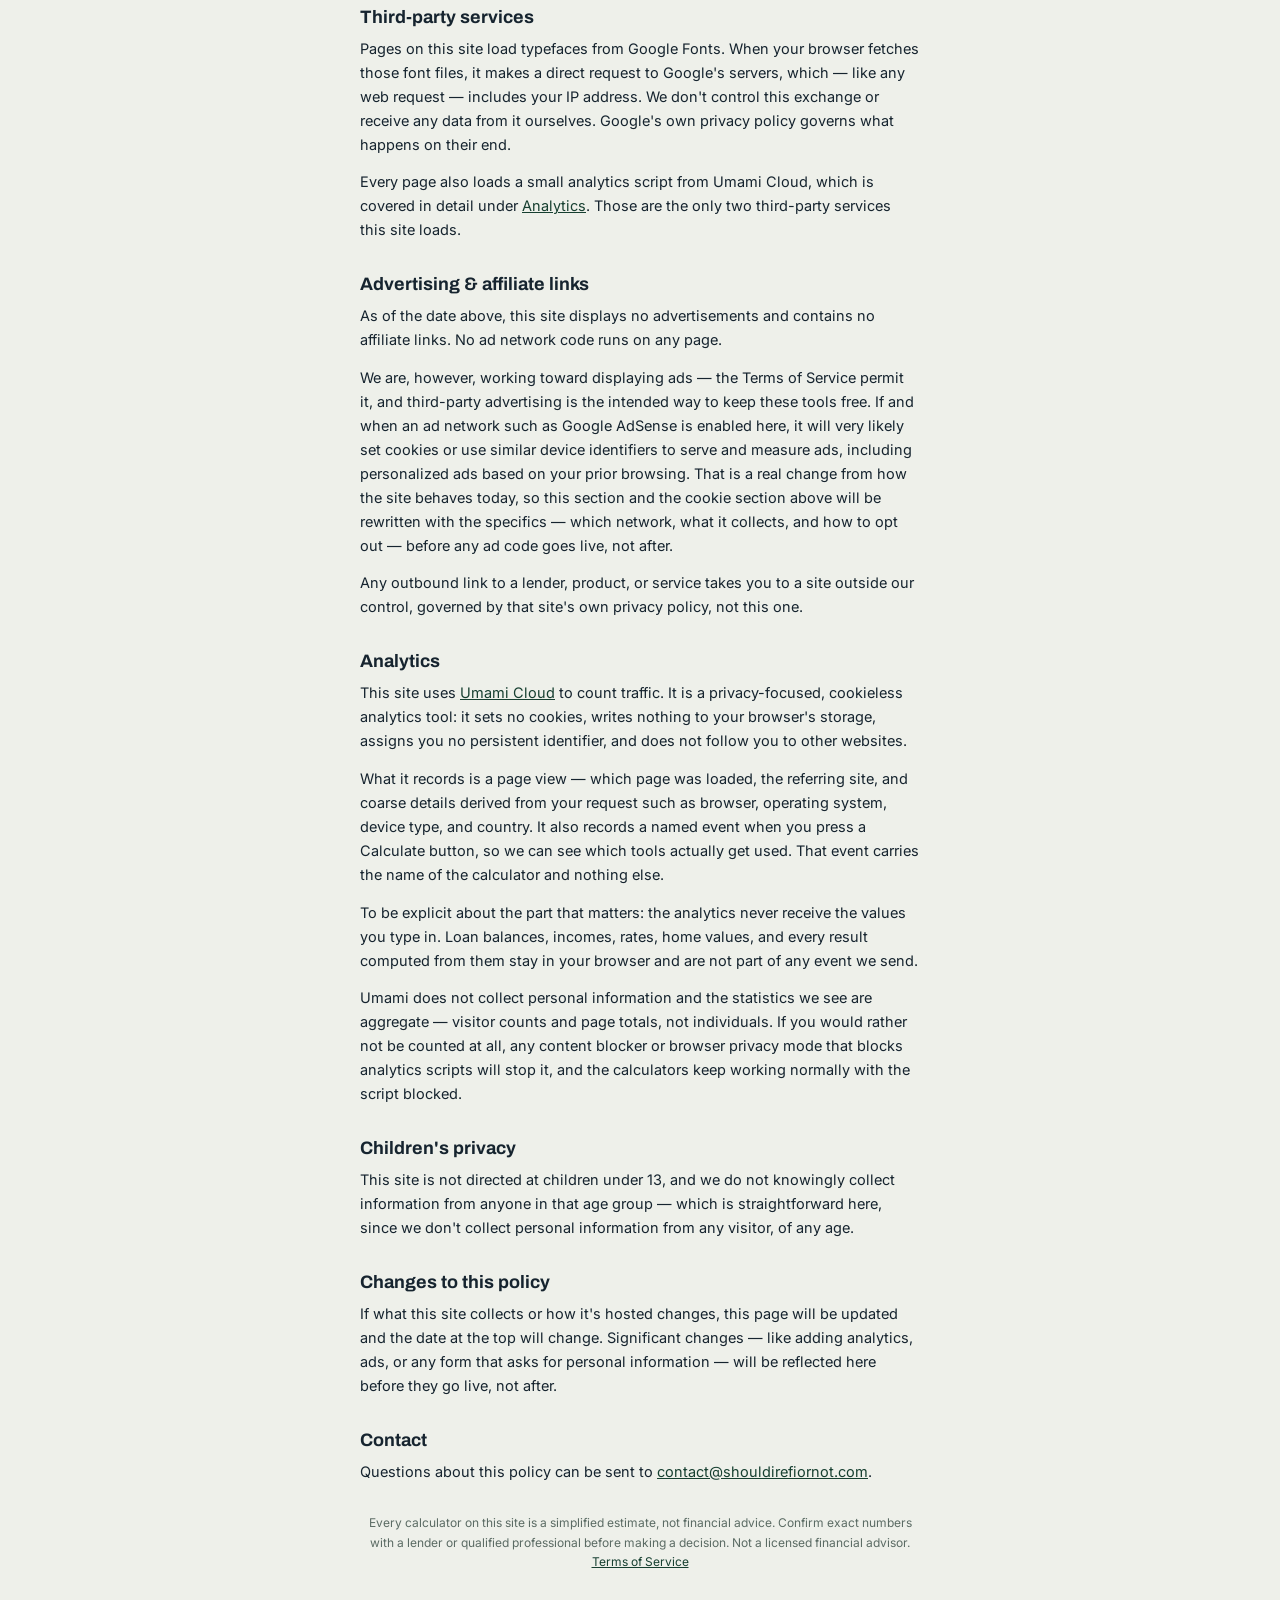
<file: privacy/index.html>
<!DOCTYPE html>
<html lang="en">
<head>
<meta charset="UTF-8">
<meta name="viewport" content="width=device-width, initial-scale=1.0">
<title>Privacy Policy — The Ledger</title>
<meta name="description" content="What The Ledger collects, what it doesn't, and why the calculators don't need your data to work.">
<link rel="canonical" href="https://www.shouldirefiornot.com/privacy/">
<meta property="og:title" content="Privacy Policy">
<meta property="og:description" content="What The Ledger collects, what it doesn't, and why the calculators don't need your data to work.">
<meta property="og:url" content="https://www.shouldirefiornot.com/privacy/">
<meta property="og:type" content="website">
<meta property="og:site_name" content="The Ledger">
<meta property="og:image" content="https://www.shouldirefiornot.com/shared/og-image.png">
<meta property="og:image:width" content="1200">
<meta property="og:image:height" content="630">
<meta name="twitter:card" content="summary_large_image">
<meta name="twitter:title" content="Privacy Policy">
<meta name="twitter:description" content="What The Ledger collects, what it doesn't, and why the calculators don't need your data to work.">
<link rel="preconnect" href="https://fonts.googleapis.com">
<link rel="preconnect" href="https://fonts.gstatic.com" crossorigin>
<link href="https://fonts.googleapis.com/css2?family=Archivo:wght@600;700;800&family=Inter:wght@400;500;600&family=Space+Mono:wght@400;700&display=swap" rel="stylesheet">
<link rel="stylesheet" href="../shared/ledger.css">
<style>
  .legal{ max-width:560px; }
  .legal h2{
    font-family:'Archivo', sans-serif;
    font-weight:700;
    font-size:18px;
    color:var(--ink);
    margin:32px 0 10px;
  }
  .legal h2:first-of-type{ margin-top:26px; }
  .legal p{
    font-size:14.5px;
    line-height:1.65;
    color:var(--ink);
    margin:0 0 14px;
  }
  .legal ul{
    margin:0 0 14px;
    padding-left:20px;
  }
  .legal li{
    font-size:14.5px;
    line-height:1.65;
    color:var(--ink);
    margin-bottom:6px;
  }
  .legal a{ color:var(--green-dark); }
  .updated{
    font-family:'Space Mono', monospace;
    font-size:12px;
    color:var(--muted);
    margin:0 0 20px;
  }
  .toc{
    background:var(--paper-2);
    border:1px solid var(--line);
    border-radius:12px;
    padding:16px 20px;
    margin-bottom:8px;
  }
  .toc-label{
    font-family:'Space Mono', monospace;
    font-size:10.5px;
    text-transform:uppercase;
    letter-spacing:0.08em;
    color:var(--muted);
    margin-bottom:10px;
  }
  .toc ol{
    margin:0;
    padding-left:18px;
  }
  .toc li{ font-size:13px; line-height:1.9; }
  .toc a{ color:var(--ink); text-decoration:none; }
  .toc a:hover{ color:var(--green-dark); text-decoration:underline; }
  .short-version{
    background:rgba(31,111,84,0.07);
    border-left:3px solid var(--green);
    border-radius:0 10px 10px 0;
    padding:16px 18px;
    margin:22px 0 30px;
  }
  .short-version p{ margin:0; font-weight:500; }
</style>
  <script defer src="https://cloud.umami.is/script.js" data-website-id="acd2a92d-bb8a-497d-b460-c5d3a36bea3a"></script>
</head>
<body>
<div class="stage legal">
  <div class="site-nav">
    <a href="../index.html" class="site-logo">§ The Ledger</a>
    <a href="../index.html" class="site-nav-link">&larr; All calculators</a>
  </div>

  <header>
    <div class="eyebrow">Privacy Policy</div>
    <h1>Privacy Policy</h1>
  </header>
  <p class="updated">Last updated: August 27, 2026</p>

  <div class="short-version">
    <p>The short version: every calculator on this site runs entirely in your browser. The numbers you type in never get sent anywhere, saved anywhere, or seen by us. We do count page views with a cookieless analytics tool, but it never sees a single figure you enter.</p>
  </div>

  <div class="toc">
    <div class="toc-label">On this page</div>
    <ol>
      <li><a href="#what-this-site-does">What this site does</a></li>
      <li><a href="#what-we-collect">What we collect</a></li>
      <li><a href="#cookies">Cookies &amp; local storage</a></li>
      <li><a href="#third-party">Third-party services</a></li>
      <li><a href="#advertising">Advertising &amp; affiliate links</a></li>
      <li><a href="#analytics">Analytics</a></li>
      <li><a href="#children">Children's privacy</a></li>
      <li><a href="#changes">Changes to this policy</a></li>
      <li><a href="#contact">Contact</a></li>
    </ol>
  </div>

  <h2 id="what-this-site-does">What this site does</h2>
  <p>The Ledger is a small collection of financial calculators — mortgage refinancing, auto loans, mortgage points, home affordability, extra mortgage payments, and HELOC/cash-out refinance comparisons. Each one takes the numbers you enter, runs the math in your browser using JavaScript, and shows you the result. No part of that calculation is sent to a server. There is no server involved in the calculation at all.</p>

  <h2 id="what-we-collect">What we collect</h2>
  <p>Directly, from the calculators themselves: nothing. We don't ask for your name, email, or any contact information to use any tool on this site. Loan balances, income figures, interest rates — none of it is transmitted, logged, or stored by us in any form.</p>
  <p>Like virtually any website, the server that hosts these pages (and any content-delivery network in front of it) automatically logs basic technical information for every visit — your IP address, browser type, and the page requested — as a standard part of serving web pages. This is infrastructure-level logging, not something this site collects or uses for any purpose beyond keeping the site running.</p>
  <p>Separately, this site does record anonymous, aggregate traffic statistics — which pages get visited and when a calculator is run. That is described in full under <a href="#analytics">Analytics</a> below. It contains no personal information and none of the numbers you type into a calculator.</p>

  <h2 id="cookies">Cookies &amp; local storage</h2>
  <p>This site does not set cookies. The analytics tool it uses is deliberately cookieless, and the calculators themselves don't use browser local storage or session storage. Nothing persists between visits — reload any calculator and it starts fresh, because there was never anything to remember. If advertising is added later, that will change, and this section will say so before it goes live.</p>

  <h2 id="third-party">Third-party services</h2>
  <p>Pages on this site load typefaces from Google Fonts. When your browser fetches those font files, it makes a direct request to Google's servers, which — like any web request — includes your IP address. We don't control this exchange or receive any data from it ourselves. Google's own privacy policy governs what happens on their end.</p>
  <p>Every page also loads a small analytics script from Umami Cloud, which is covered in detail under <a href="#analytics">Analytics</a>. Those are the only two third-party services this site loads.</p>

  <h2 id="advertising">Advertising &amp; affiliate links</h2>
  <p>As of the date above, this site displays no advertisements and contains no affiliate links. No ad network code runs on any page.</p>
  <p>We are, however, working toward displaying ads — the Terms of Service permit it, and third-party advertising is the intended way to keep these tools free. If and when an ad network such as Google AdSense is enabled here, it will very likely set cookies or use similar device identifiers to serve and measure ads, including personalized ads based on your prior browsing. That is a real change from how the site behaves today, so this section and the cookie section above will be rewritten with the specifics — which network, what it collects, and how to opt out — before any ad code goes live, not after.</p>
  <p>Any outbound link to a lender, product, or service takes you to a site outside our control, governed by that site's own privacy policy, not this one.</p>

  <h2 id="analytics">Analytics</h2>
  <p>This site uses <a href="https://umami.is/" rel="noopener">Umami Cloud</a> to count traffic. It is a privacy-focused, cookieless analytics tool: it sets no cookies, writes nothing to your browser's storage, assigns you no persistent identifier, and does not follow you to other websites.</p>
  <p>What it records is a page view — which page was loaded, the referring site, and coarse details derived from your request such as browser, operating system, device type, and country. It also records a named event when you press a Calculate button, so we can see which tools actually get used. That event carries the name of the calculator and nothing else.</p>
  <p>To be explicit about the part that matters: the analytics never receive the values you type in. Loan balances, incomes, rates, home values, and every result computed from them stay in your browser and are not part of any event we send.</p>
  <p>Umami does not collect personal information and the statistics we see are aggregate — visitor counts and page totals, not individuals. If you would rather not be counted at all, any content blocker or browser privacy mode that blocks analytics scripts will stop it, and the calculators keep working normally with the script blocked.</p>

  <h2 id="children">Children's privacy</h2>
  <p>This site is not directed at children under 13, and we do not knowingly collect information from anyone in that age group — which is straightforward here, since we don't collect personal information from any visitor, of any age.</p>

  <h2 id="changes">Changes to this policy</h2>
  <p>If what this site collects or how it's hosted changes, this page will be updated and the date at the top will change. Significant changes — like adding analytics, ads, or any form that asks for personal information — will be reflected here before they go live, not after.</p>

  <h2 id="contact">Contact</h2>
  <p>Questions about this policy can be sent to <a href="mailto:contact@shouldirefiornot.com">contact@shouldirefiornot.com</a>.</p>

  <footer>Every calculator on this site is a simplified estimate, not financial advice. Confirm exact numbers with a lender or qualified professional before making a decision. Not a licensed financial advisor. <a href="../terms/index.html">Terms of Service</a></footer>
</div>
</body>
</html>
</file>
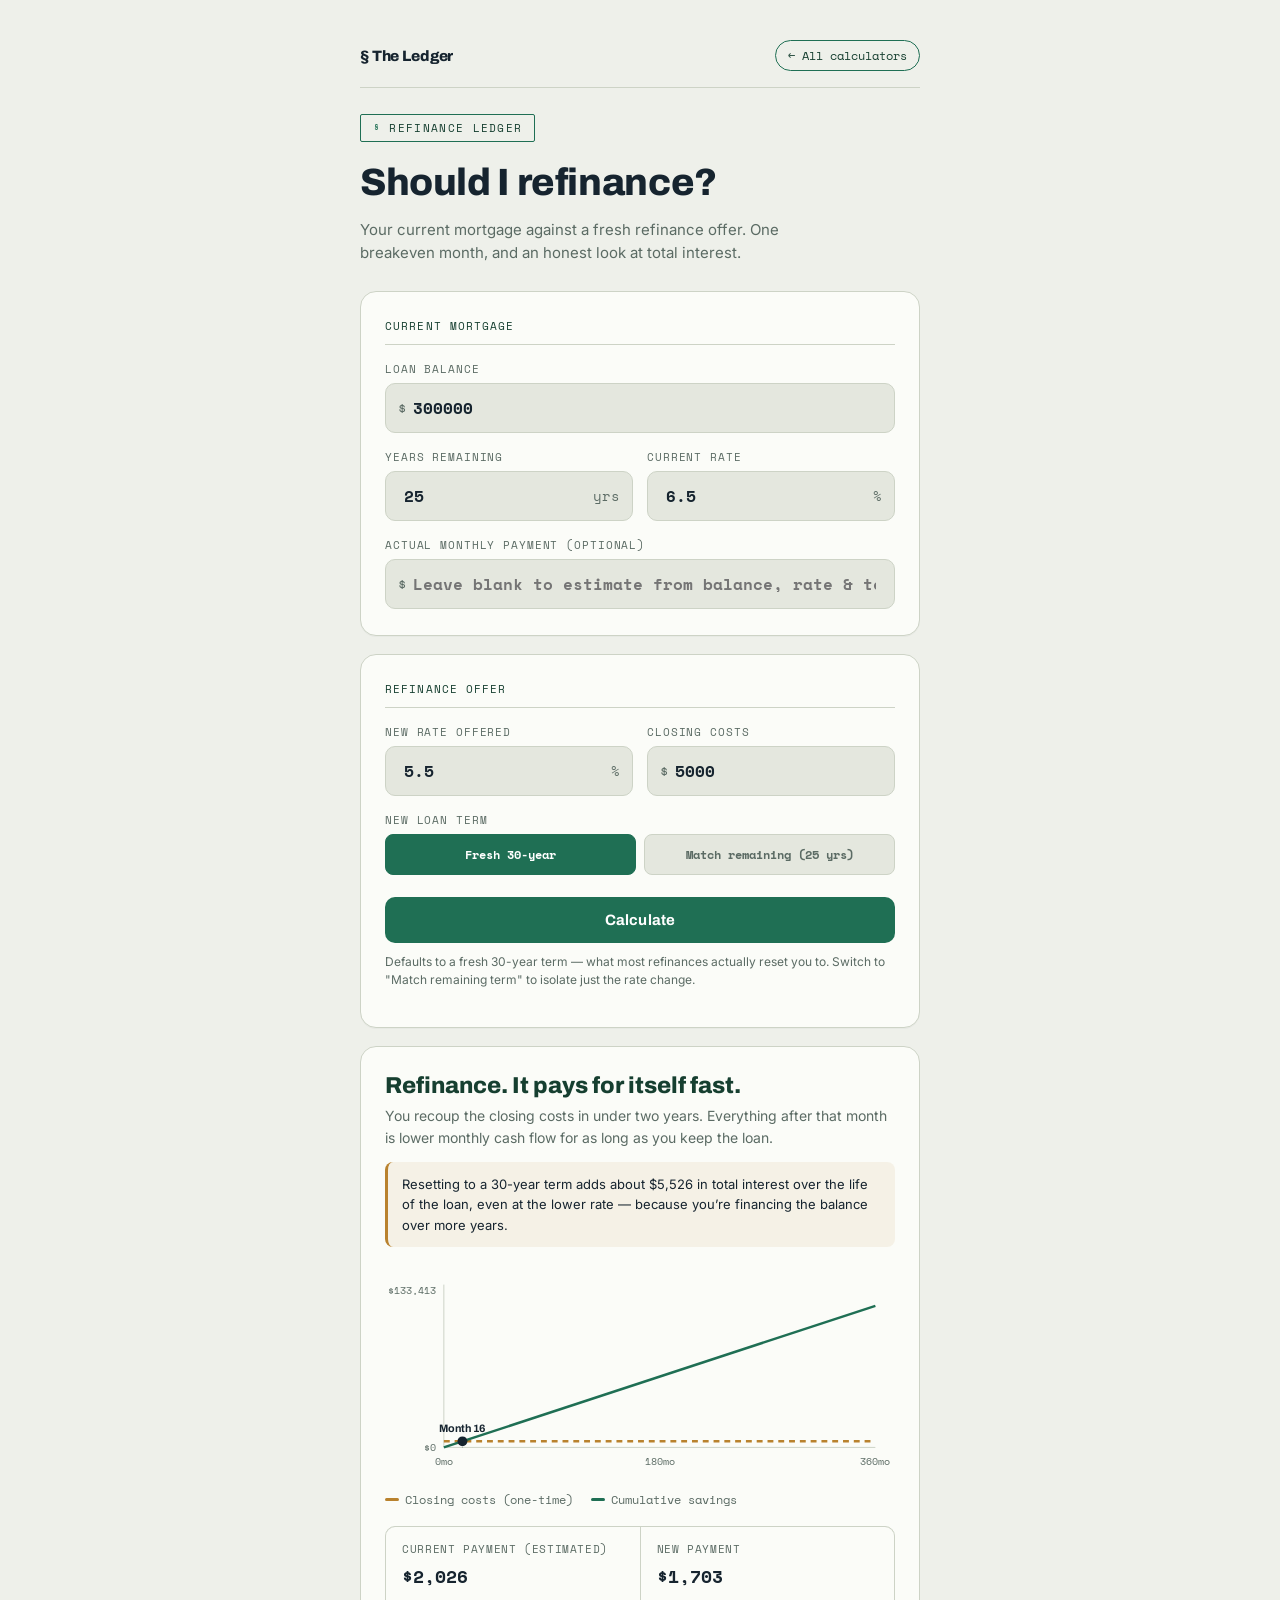
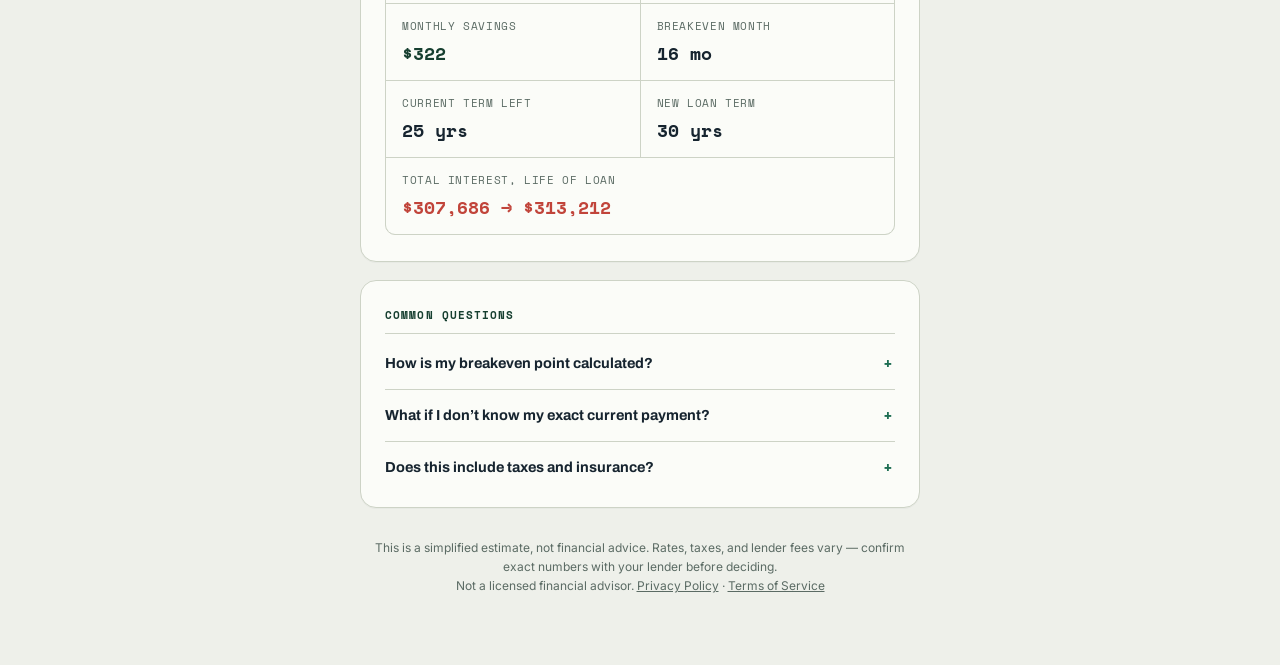
<file: refinance/index.html>
<!DOCTYPE html>
<html lang="en">
<head>
<meta charset="UTF-8">
<meta name="viewport" content="width=device-width, initial-scale=1.0">
<title>Should I Refinance?</title>
<meta name="description" content="Compare your current mortgage against a fresh refinance offer. One breakeven month, one honest look at total interest.">
<link rel="canonical" href="https://www.shouldirefiornot.com/refinance/">
<meta property="og:title" content="Should I Refinance?">
<meta property="og:description" content="Compare your current mortgage against a fresh refinance offer. One breakeven month, one honest look at total interest.">
<meta property="og:url" content="https://www.shouldirefiornot.com/refinance/">
<meta property="og:type" content="website">
<meta property="og:site_name" content="The Ledger">
<meta property="og:image" content="https://www.shouldirefiornot.com/shared/og-image.png">
<meta property="og:image:width" content="1200">
<meta property="og:image:height" content="630">
<meta name="twitter:card" content="summary_large_image">
<meta name="twitter:title" content="Should I Refinance?">
<meta name="twitter:description" content="Compare your current mortgage against a fresh refinance offer. One breakeven month, one honest look at total interest.">
<link rel="preconnect" href="https://fonts.googleapis.com">
<link rel="preconnect" href="https://fonts.gstatic.com" crossorigin>
<link href="https://fonts.googleapis.com/css2?family=Archivo:wght@600;700;800&family=Inter:wght@400;500;600&family=Space+Mono:wght@400;700&display=swap" rel="stylesheet">
<link rel="stylesheet" href="../shared/ledger.css">
  <script defer src="https://cloud.umami.is/script.js" data-website-id="acd2a92d-bb8a-497d-b460-c5d3a36bea3a"></script>
</head>
<body>
<div class="stage">
  <div class="site-nav">
    <a href="../index.html" class="site-logo">§ The Ledger</a>
    <a href="../index.html" class="site-nav-link">&larr; All calculators</a>
  </div>
  <header>
    <div class="eyebrow">Refinance Ledger</div>
    <h1>Should I refinance?</h1>
    <p class="sub">Your current mortgage against a fresh refinance offer. One breakeven month, and an honest look at total interest.</p>
  </header>

  <div class="card">
    <div class="section-label">Current mortgage</div>
    <div class="field-grid">
      <div class="field full">
        <label for="balance">Loan balance</label>
        <div class="input-wrap">
          <span class="prefix">$</span>
          <input type="number" id="balance" value="300000" min="0" step="1000">
        </div>
      </div>
      <div class="field">
        <label for="yearsLeft">Years remaining</label>
        <div class="input-wrap">
          <input type="number" id="yearsLeft" value="25" min="1" max="40" step="1">
          <span class="suffix">yrs</span>
        </div>
      </div>
      <div class="field">
        <label for="currentRate">Current rate</label>
        <div class="input-wrap">
          <input type="number" id="currentRate" value="6.5" min="0" max="20" step="0.05">
          <span class="suffix">%</span>
        </div>
      </div>
      <div class="field full">
        <label for="actualPayment">Actual monthly payment (optional)</label>
        <div class="input-wrap">
          <span class="prefix">$</span>
          <input type="number" id="actualPayment" value="" min="0" step="10" placeholder="Leave blank to estimate from balance, rate & term">
        </div>
      </div>
    </div>
  </div>

  <div class="card">
    <div class="section-label">Refinance offer</div>
    <div class="field-grid">
      <div class="field">
        <label for="newRate">New rate offered</label>
        <div class="input-wrap">
          <input type="number" id="newRate" value="5.5" min="0" max="20" step="0.05">
          <span class="suffix">%</span>
        </div>
      </div>
      <div class="field">
        <label for="closingCosts">Closing costs</label>
        <div class="input-wrap">
          <span class="prefix">$</span>
          <input type="number" id="closingCosts" value="5000" min="0" step="100">
        </div>
      </div>
      <div class="field full">
        <label>New loan term</label>
        <div class="term-toggle" id="termToggle">
          <button type="button" class="term-btn active" data-term="30">Fresh 30-year</button>
          <button type="button" class="term-btn" data-term="match">Match remaining (<span id="matchYearsLabel">25</span> yrs)</button>
        </div>
      </div>
    </div>

    <button class="calc-btn" id="calcBtn">Calculate</button>
    <p class="assumption">Defaults to a fresh 30-year term &mdash; what most refinances actually reset you to. Switch to "Match remaining term" to isolate just the rate change.</p>
  </div>

  <div class="card" id="resultCard">
    <div class="verdict-row">
      <div class="verdict-title" id="verdictTitle"></div>
    </div>
    <p class="verdict-sub" id="verdictSub"></p>
    <div class="term-note" id="termNote"></div>

    <div class="chart-wrap" id="chartWrap">
      <svg id="chart" viewBox="0 0 520 220" preserveAspectRatio="xMidYMid meet"></svg>
      <div class="chart-legend">
        <span><i class="swatch" style="background:var(--ochre)"></i>Closing costs (one-time)</span>
        <span><i class="swatch" style="background:var(--green)"></i>Cumulative savings</span>
      </div>
    </div>

    <div class="stat-grid" id="statGrid"></div>
  </div>

  <section class="faq">
    <h2 class="section-label">Common questions</h2>
    <details>
      <summary>How is my breakeven point calculated?</summary>
      <p>We divide your closing costs by your monthly savings (current payment minus new payment) to estimate how many months it takes to recoup refinancing costs.</p>
    </details>
    <details>
      <summary>What if I don&rsquo;t know my exact current payment?</summary>
      <p>Leave the &ldquo;actual monthly payment&rdquo; field blank and we&rsquo;ll estimate it from your original loan amount, rate, and term.</p>
    </details>
    <details>
      <summary>Does this include taxes and insurance?</summary>
      <p>No &mdash; this calculates principal and interest only. Your actual mortgage payment (with escrow) will typically be higher.</p>
    </details>
  </section>

  <footer>This is a simplified estimate, not financial advice. Rates, taxes, and lender fees vary &mdash; confirm exact numbers with your lender before deciding. <br>Not a licensed financial advisor. <a href="../privacy/index.html">Privacy Policy</a> &middot; <a href="../terms/index.html">Terms of Service</a></footer>
</div>

<script>
(function(){
  const $ = id => document.getElementById(id);
  const fmt = n => (n < 0 ? '-$' : '$') + Math.round(Math.abs(n)).toLocaleString('en-US');

  let selectedTerm = '30';

  function monthlyPayment(principal, annualRatePct, years){
    const n = years * 12;
    const r = (annualRatePct / 100) / 12;
    if (r === 0) return principal / n;
    return principal * r * Math.pow(1 + r, n) / (Math.pow(1 + r, n) - 1);
  }

  function statRow(label, value, cls, full){
    return '<div class="stat' + (full ? ' full' : '') + '"><div class="stat-label">' + label + '</div>' +
      '<div class="stat-value' + (cls ? ' ' + cls : '') + '">' + value + '</div></div>';
  }

  function calculate(){
    const balance = parseFloat($('balance').value) || 0;
    const yearsLeft = parseFloat($('yearsLeft').value) || 1;
    const currentRate = parseFloat($('currentRate').value) || 0;
    const newRate = parseFloat($('newRate').value) || 0;
    const closingCosts = parseFloat($('closingCosts').value) || 0;
    const actualPaymentInput = parseFloat($('actualPayment').value);
    const usingActual = actualPaymentInput > 0;

    const newTermYears = selectedTerm === '30' ? 30 : yearsLeft;
    const oldTermMonths = yearsLeft * 12;
    const newTermMonths = newTermYears * 12;

    const estimatedPayment = monthlyPayment(balance, currentRate, yearsLeft);
    const oldPayment = usingActual ? actualPaymentInput : estimatedPayment;
    const newPayment = monthlyPayment(balance, newRate, newTermYears);
    const monthlySavings = oldPayment - newPayment;

    const totalInterestCurrent = (oldPayment * oldTermMonths) - balance;
    const totalInterestNew = (newPayment * newTermMonths) - balance;
    const interestDelta = totalInterestNew - totalInterestCurrent;
    const termChanged = newTermYears !== yearsLeft;

    const resultCard = $('resultCard');
    resultCard.classList.add('show');
    $('chartWrap').classList.add('show');

    const titleEl = $('verdictTitle');
    const subEl = $('verdictSub');
    const statGrid = $('statGrid');
    const termNoteEl = $('termNote');

    if (monthlySavings <= 0){
      titleEl.textContent = 'Skip it.';
      titleEl.className = 'verdict-title bad';
      subEl.textContent = "Your new rate over this term doesn't lower the payment at all. Refinancing here costs you money with no recovery point.";
      termNoteEl.className = 'term-note';
      renderChart(null, closingCosts, newTermMonths);
      statGrid.innerHTML =
        statRow(usingActual ? 'Current payment (yours)' : 'Current payment (estimated)', fmt(oldPayment)) +
        statRow('New payment', fmt(newPayment)) +
        statRow('Monthly change', fmt(monthlySavings), 'neg') +
        statRow('Breakeven', '—') +
        statRow('Current term left', yearsLeft + ' yrs') +
        statRow('New loan term', newTermYears + ' yrs') +
        statRow('Total interest, life of loan', fmt(totalInterestCurrent) + ' \u2192 ' + fmt(totalInterestNew), interestDelta > 0 ? 'neg' : 'pos', true);
      return;
    }

    const breakevenMonths = closingCosts / monthlySavings;

    let title, cls, sub;
    if (breakevenMonths <= 24){
      title = 'Refinance. It pays for itself fast.';
      cls = 'good';
      sub = 'You recoup the closing costs in under two years. Everything after that month is lower monthly cash flow for as long as you keep the loan.';
    } else if (breakevenMonths <= 48){
      title = "Refinance — if you're staying put.";
      cls = 'caution';
      sub = 'The breakeven point is real but not immediate. This only pays off if you plan to stay in the home (or keep the loan) past that point.';
    } else {
      title = 'Probably not worth it.';
      cls = 'caution';
      sub = "The savings are real, but it takes years to recover the closing costs. Unless you're certain you'll hold the loan that long, the math is shaky.";
    }

    titleEl.textContent = title;
    titleEl.className = 'verdict-title ' + cls;
    subEl.textContent = sub;

    if (termChanged){
      termNoteEl.classList.add('show');
      if (interestDelta > 0){
        termNoteEl.className = 'term-note show caution';
        termNoteEl.textContent = 'Resetting to a ' + newTermYears + '-year term adds about ' + fmt(interestDelta) + ' in total interest over the life of the loan, even at the lower rate — because you\u2019re financing the balance over more years.';
      } else {
        termNoteEl.className = 'term-note show good';
        termNoteEl.textContent = 'Even after resetting the term, total interest over the life of the loan comes in about ' + fmt(Math.abs(interestDelta)) + ' lower than your current path.';
      }
    } else {
      termNoteEl.className = 'term-note';
    }

    renderChart(breakevenMonths, closingCosts, newTermMonths, monthlySavings);

    statGrid.innerHTML =
      statRow(usingActual ? 'Current payment (yours)' : 'Current payment (estimated)', fmt(oldPayment)) +
      statRow('New payment', fmt(newPayment)) +
      statRow('Monthly savings', fmt(monthlySavings), 'pos') +
      statRow('Breakeven month', Math.ceil(breakevenMonths) + ' mo') +
      statRow('Current term left', yearsLeft + ' yrs') +
      statRow('New loan term', newTermYears + ' yrs') +
      statRow('Total interest, life of loan', fmt(totalInterestCurrent) + ' \u2192 ' + fmt(totalInterestNew), interestDelta > 0 ? 'neg' : 'pos', true);

    resultCard.scrollIntoView({ behavior: 'smooth', block: 'nearest' });
  }

  function renderChart(breakevenMonths, closingCosts, totalMonths, monthlySavings){
    const svg = $('chart');
    const W = 520, H = 220, padL = 60, padR = 20, padT = 20, padB = 34;
    const plotW = W - padL - padR, plotH = H - padT - padB;

    const maxX = totalMonths;
    const maxSavings = monthlySavings ? monthlySavings * totalMonths : 0;
    const maxY = Math.max(closingCosts, maxSavings) * 1.15 || closingCosts * 1.2 || 1;

    const xScale = m => padL + (m / maxX) * plotW;
    const yScale = v => padT + plotH - (v / maxY) * plotH;

    let svgContent = '';

    svgContent += '<line x1="' + padL + '" y1="' + (padT + plotH) + '" x2="' + (padL + plotW) + '" y2="' + (padT + plotH) + '" stroke="#CDD3C6" stroke-width="1"/>';
    svgContent += '<line x1="' + padL + '" y1="' + padT + '" x2="' + padL + '" y2="' + (padT + plotH) + '" stroke="#CDD3C6" stroke-width="1"/>';

    [0, Math.round(totalMonths/2), totalMonths].forEach(m => {
      svgContent += '<text x="' + xScale(m) + '" y="' + (padT + plotH + 18) + '" font-family="Space Mono, monospace" font-size="10" fill="#5B6B64" text-anchor="middle">' + m + 'mo</text>';
    });
    svgContent += '<text x="' + (padL - 8) + '" y="' + (padT + plotH + 4) + '" font-family="Space Mono, monospace" font-size="10" fill="#5B6B64" text-anchor="end">$0</text>';
    svgContent += '<text x="' + (padL - 8) + '" y="' + (padT + 10) + '" font-family="Space Mono, monospace" font-size="10" fill="#5B6B64" text-anchor="end">' + fmt(maxY) + '</text>';

    const yCost = yScale(closingCosts);
    svgContent += '<line x1="' + padL + '" y1="' + yCost + '" x2="' + (padL + plotW) + '" y2="' + yCost + '" stroke="#B9822E" stroke-width="2.5" stroke-dasharray="6 5"/>';

    if (monthlySavings){
      const x2 = xScale(totalMonths);
      const y2 = yScale(monthlySavings * totalMonths);
      svgContent += '<line x1="' + padL + '" y1="' + (padT+plotH) + '" x2="' + x2 + '" y2="' + y2 + '" stroke="#1F6F54" stroke-width="2.5"/>';

      if (breakevenMonths && breakevenMonths <= totalMonths){
        const bx = xScale(breakevenMonths);
        const by = yScale(closingCosts);
        svgContent += '<circle cx="' + bx + '" cy="' + by + '" r="5" fill="#16242F"/>';
        svgContent += '<line x1="' + bx + '" y1="' + by + '" x2="' + bx + '" y2="' + (padT+plotH) + '" stroke="#16242F" stroke-width="1" stroke-dasharray="3 3"/>';
        svgContent += '<text x="' + bx + '" y="' + (by - 10) + '" font-family="Archivo, sans-serif" font-weight="700" font-size="11" fill="#16242F" text-anchor="middle">Month ' + Math.ceil(breakevenMonths) + '</text>';
      }
    }

    svg.innerHTML = svgContent;
  }

  document.querySelectorAll('.term-btn').forEach(btn => {
    btn.addEventListener('click', () => {
      document.querySelectorAll('.term-btn').forEach(b => b.classList.remove('active'));
      btn.classList.add('active');
      selectedTerm = btn.dataset.term;
      calculate();
    });
  });

  $('yearsLeft').addEventListener('input', () => {
    $('matchYearsLabel').textContent = $('yearsLeft').value || '0';
  });

  $('calcBtn').addEventListener('click', () => {
    calculate();
    if (window.umami) umami.track('refinance-calculated');
  });
  calculate();
})();
</script>
</body>
</html>
</file>
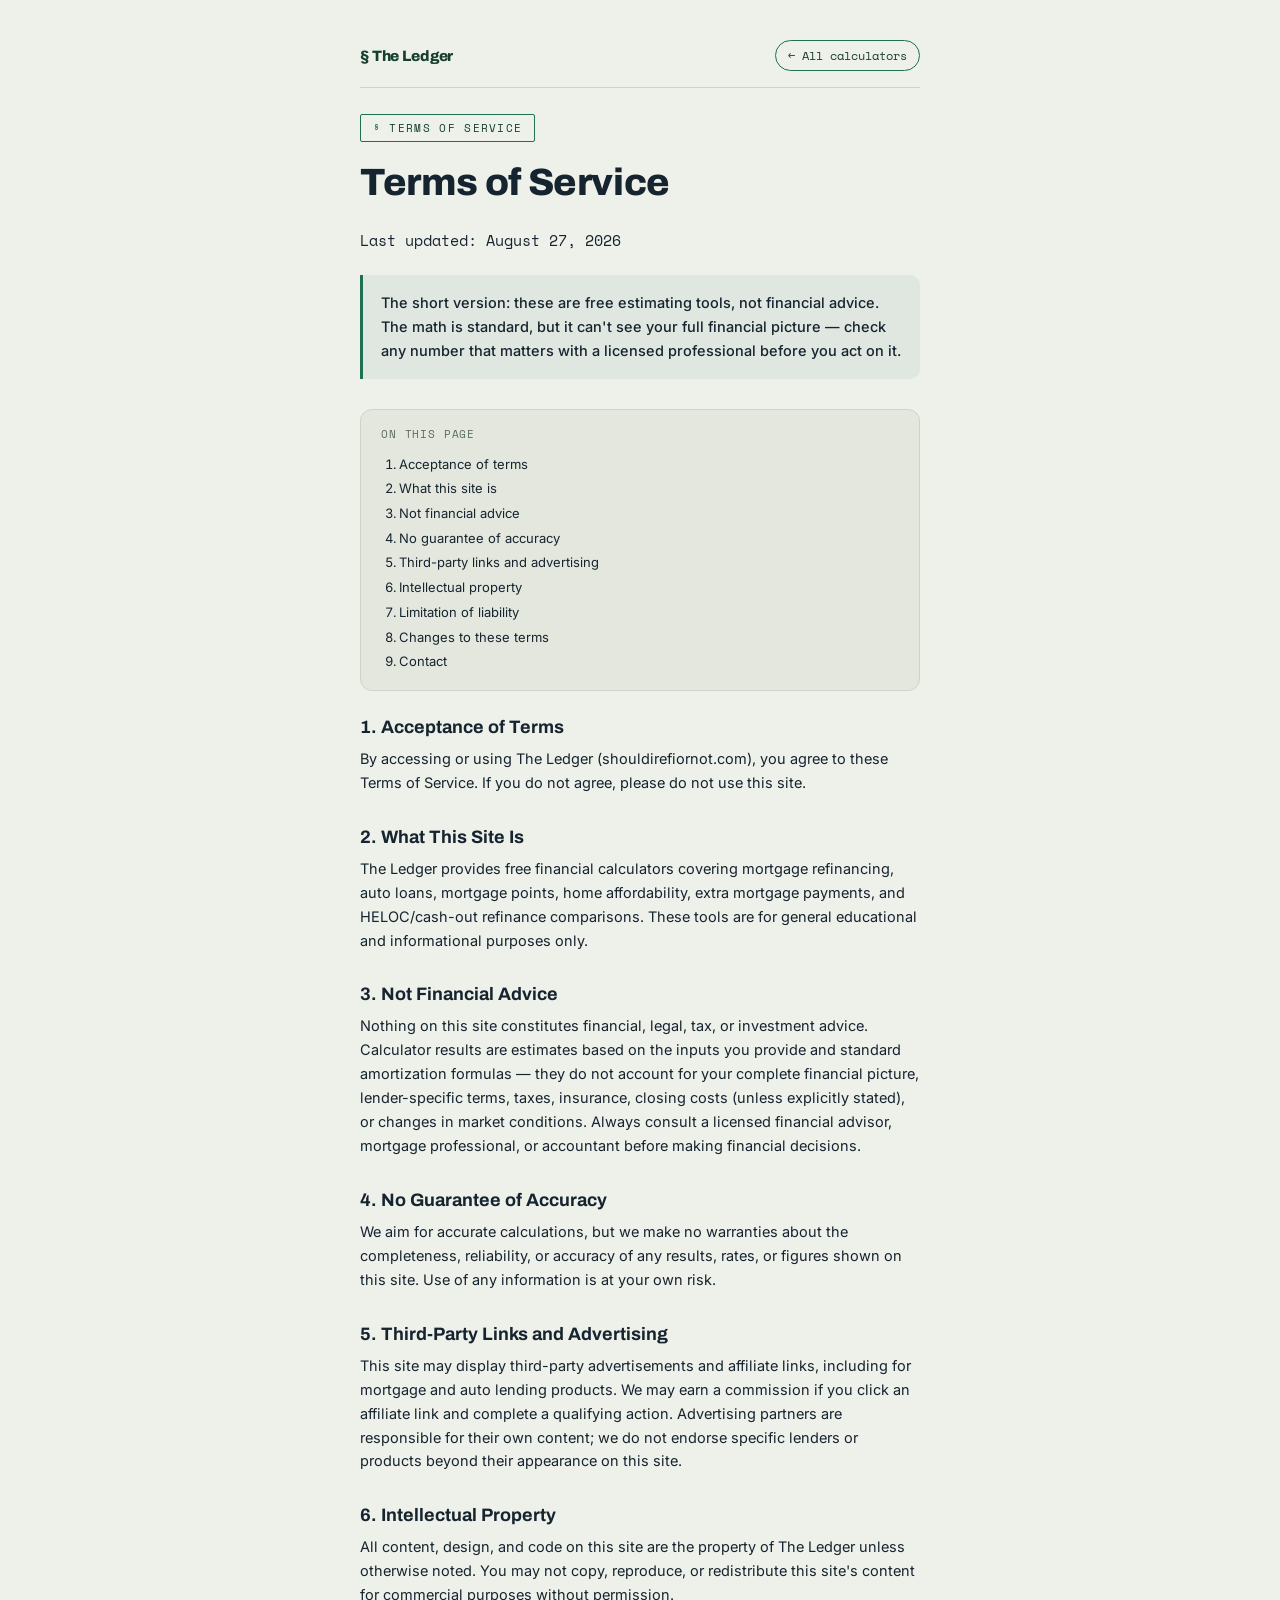
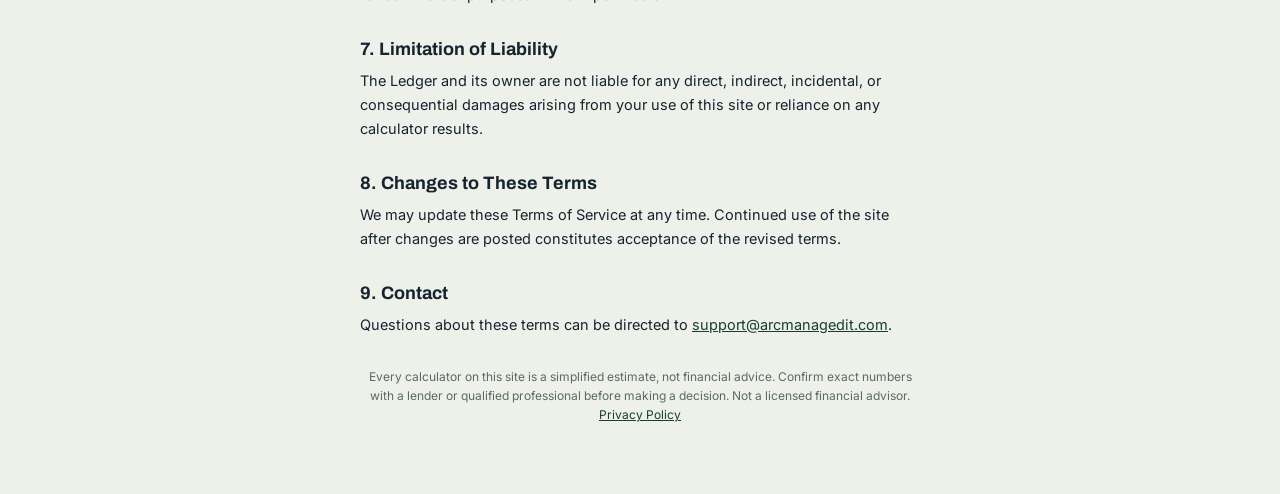
<file: terms/index.html>
<!DOCTYPE html>
<html lang="en">
<head>
<meta charset="UTF-8">
<meta name="viewport" content="width=device-width, initial-scale=1.0">
<title>Terms of Service — The Ledger</title>
<meta name="description" content="The terms that govern use of The Ledger's free financial calculators — what the tools are, what they aren't, and the limits of what they promise.">
<link rel="canonical" href="https://www.shouldirefiornot.com/terms/">
<meta property="og:title" content="Terms of Service">
<meta property="og:description" content="The terms that govern use of The Ledger's free financial calculators — what the tools are, what they aren't, and the limits of what they promise.">
<meta property="og:url" content="https://www.shouldirefiornot.com/terms/">
<meta property="og:type" content="website">
<meta property="og:site_name" content="The Ledger">
<meta property="og:image" content="https://www.shouldirefiornot.com/shared/og-image.png">
<meta property="og:image:width" content="1200">
<meta property="og:image:height" content="630">
<meta name="twitter:card" content="summary_large_image">
<meta name="twitter:title" content="Terms of Service">
<meta name="twitter:description" content="The terms that govern use of The Ledger's free financial calculators — what the tools are, what they aren't, and the limits of what they promise.">
<link rel="preconnect" href="https://fonts.googleapis.com">
<link rel="preconnect" href="https://fonts.gstatic.com" crossorigin>
<link href="https://fonts.googleapis.com/css2?family=Archivo:wght@600;700;800&family=Inter:wght@400;500;600&family=Space+Mono:wght@400;700&display=swap" rel="stylesheet">
<link rel="stylesheet" href="../shared/ledger.css">
<style>
  .legal{ max-width:560px; }
  .legal h2{
    font-family:'Archivo', sans-serif;
    font-weight:700;
    font-size:18px;
    color:var(--ink);
    margin:32px 0 10px;
  }
  .legal h2:first-of-type{ margin-top:26px; }
  .legal p{
    font-size:14.5px;
    line-height:1.65;
    color:var(--ink);
    margin:0 0 14px;
  }
  .legal a{ color:var(--green-dark); }
  .updated{
    font-family:'Space Mono', monospace;
    font-size:12px;
    color:var(--muted);
    margin:0 0 20px;
  }
  .toc{
    background:var(--paper-2);
    border:1px solid var(--line);
    border-radius:12px;
    padding:16px 20px;
    margin-bottom:8px;
  }
  .toc-label{
    font-family:'Space Mono', monospace;
    font-size:10.5px;
    text-transform:uppercase;
    letter-spacing:0.08em;
    color:var(--muted);
    margin-bottom:10px;
  }
  .toc ol{
    margin:0;
    padding-left:18px;
  }
  .toc li{ font-size:13px; line-height:1.9; }
  .toc a{ color:var(--ink); text-decoration:none; }
  .toc a:hover{ color:var(--green-dark); text-decoration:underline; }
  .short-version{
    background:rgba(31,111,84,0.07);
    border-left:3px solid var(--green);
    border-radius:0 10px 10px 0;
    padding:16px 18px;
    margin:22px 0 30px;
  }
  .short-version p{ margin:0; font-weight:500; }
</style>
  <script defer src="https://cloud.umami.is/script.js" data-website-id="acd2a92d-bb8a-497d-b460-c5d3a36bea3a"></script>
</head>
<body>
<div class="stage legal">
  <div class="site-nav">
    <a href="../index.html" class="site-logo">§ The Ledger</a>
    <a href="../index.html" class="site-nav-link">&larr; All calculators</a>
  </div>

  <header>
    <div class="eyebrow">Terms of Service</div>
    <h1>Terms of Service</h1>
  </header>
  <p class="updated">Last updated: August 27, 2026</p>

  <div class="short-version">
    <p>The short version: these are free estimating tools, not financial advice. The math is standard, but it can't see your full financial picture — check any number that matters with a licensed professional before you act on it.</p>
  </div>

  <div class="toc">
    <div class="toc-label">On this page</div>
    <ol>
      <li><a href="#acceptance">Acceptance of terms</a></li>
      <li><a href="#what-this-is">What this site is</a></li>
      <li><a href="#not-advice">Not financial advice</a></li>
      <li><a href="#accuracy">No guarantee of accuracy</a></li>
      <li><a href="#third-party">Third-party links and advertising</a></li>
      <li><a href="#ip">Intellectual property</a></li>
      <li><a href="#liability">Limitation of liability</a></li>
      <li><a href="#changes">Changes to these terms</a></li>
      <li><a href="#contact">Contact</a></li>
    </ol>
  </div>

  <h2 id="acceptance">1. Acceptance of Terms</h2>
  <p>By accessing or using The Ledger (shouldirefiornot.com), you agree to these Terms of Service. If you do not agree, please do not use this site.</p>

  <h2 id="what-this-is">2. What This Site Is</h2>
  <p>The Ledger provides free financial calculators covering mortgage refinancing, auto loans, mortgage points, home affordability, extra mortgage payments, and HELOC/cash-out refinance comparisons. These tools are for general educational and informational purposes only.</p>

  <h2 id="not-advice">3. Not Financial Advice</h2>
  <p>Nothing on this site constitutes financial, legal, tax, or investment advice. Calculator results are estimates based on the inputs you provide and standard amortization formulas &mdash; they do not account for your complete financial picture, lender-specific terms, taxes, insurance, closing costs (unless explicitly stated), or changes in market conditions. Always consult a licensed financial advisor, mortgage professional, or accountant before making financial decisions.</p>

  <h2 id="accuracy">4. No Guarantee of Accuracy</h2>
  <p>We aim for accurate calculations, but we make no warranties about the completeness, reliability, or accuracy of any results, rates, or figures shown on this site. Use of any information is at your own risk.</p>

  <h2 id="third-party">5. Third-Party Links and Advertising</h2>
  <p>This site may display third-party advertisements and affiliate links, including for mortgage and auto lending products. We may earn a commission if you click an affiliate link and complete a qualifying action. Advertising partners are responsible for their own content; we do not endorse specific lenders or products beyond their appearance on this site.</p>

  <h2 id="ip">6. Intellectual Property</h2>
  <p>All content, design, and code on this site are the property of The Ledger unless otherwise noted. You may not copy, reproduce, or redistribute this site's content for commercial purposes without permission.</p>

  <h2 id="liability">7. Limitation of Liability</h2>
  <p>The Ledger and its owner are not liable for any direct, indirect, incidental, or consequential damages arising from your use of this site or reliance on any calculator results.</p>

  <h2 id="changes">8. Changes to These Terms</h2>
  <p>We may update these Terms of Service at any time. Continued use of the site after changes are posted constitutes acceptance of the revised terms.</p>

  <h2 id="contact">9. Contact</h2>
  <p>Questions about these terms can be directed to <a href="mailto:support@arcmanagedit.com">support@arcmanagedit.com</a>.</p>

  <footer>Every calculator on this site is a simplified estimate, not financial advice. Confirm exact numbers with a lender or qualified professional before making a decision. Not a licensed financial advisor. <a href="../privacy/index.html">Privacy Policy</a></footer>
</div>
</body>
</html>
</file>
<file: shared/ledger.css>
:root{
    --paper: #EEF0EA;
    --paper-2: #E4E7DE;
    --card: #FBFCF8;
    --ink: #16242F;
    --muted: #5B6B64;
    --line: #CDD3C6;
    --green: #1F6F54;
    --green-dark: #163F30;
    --ochre: #B9822E;
    --red: #C1443A;
    --slate: #7C8579;
    --radius: 16px;
  }

  *{box-sizing:border-box;}
  html,body{margin:0;padding:0;}
  body{
    background:var(--paper);
    color:var(--ink);
    font-family:'Inter', system-ui, sans-serif;
    min-height:100vh;
    display:flex;
    justify-content:center;
    padding:40px 16px 70px;
  }

  .stage{ width:100%; max-width:560px; }

  header{ margin-bottom:26px; }

  .eyebrow{
    display:inline-flex;
    align-items:center;
    gap:8px;
    font-family:'Space Mono', monospace;
    font-size:11px;
    letter-spacing:0.12em;
    text-transform:uppercase;
    color:var(--green-dark);
    border:1px solid var(--green);
    padding:5px 12px;
    border-radius:2px;
    margin-bottom:20px;
  }
  .eyebrow::before{ content:"§"; color:var(--green); }

  h1{
    font-family:'Archivo', sans-serif;
    font-weight:800;
    font-size:clamp(28px, 6.5vw, 38px);
    line-height:1.08;
    margin:0 0 10px;
    letter-spacing:-0.01em;
  }

  .sub{
    color:var(--muted);
    font-size:15px;
    line-height:1.55;
    max-width:440px;
  }

  .mode-toggle{
    display:flex;
    gap:10px;
    margin-bottom:18px;
  }
  .mode-btn{
    flex:1;
    font-family:'Archivo', sans-serif;
    font-weight:700;
    font-size:13.5px;
    padding:14px 10px;
    border-radius:12px;
    border:1px solid var(--line);
    background:var(--card);
    color:var(--muted);
    cursor:pointer;
    text-align:center;
    transition:background 0.15s, border-color 0.15s, color 0.15s;
  }
  .mode-btn.active{
    background:var(--green);
    border-color:var(--green);
    color:#fff;
  }
  .mode-btn:hover:not(.active){ border-color:var(--green); color:var(--ink); }
  .mode-btn:focus-visible{ outline:2px solid var(--green); outline-offset:2px; }

  .card{
    background:var(--card);
    border:1px solid var(--line);
    border-radius:var(--radius);
    padding:26px 24px;
    box-shadow:0 1px 0 rgba(22,36,47,0.03);
  }

  .card + .card{ margin-top:18px; }

  .section-label{
    font-family:'Space Mono', monospace;
    font-size:11px;
    text-transform:uppercase;
    letter-spacing:0.1em;
    color:var(--green-dark);
    margin:0 0 16px;
    padding-bottom:10px;
    border-bottom:1px solid var(--line);
  }

  .field-grid{
    display:grid;
    grid-template-columns:1fr 1fr;
    gap:16px 14px;
  }

  .field{ display:flex; flex-direction:column; gap:6px; }
  .field.full{ grid-column:1 / -1; }

  label{
    font-family:'Space Mono', monospace;
    font-size:11px;
    text-transform:uppercase;
    letter-spacing:0.08em;
    color:var(--muted);
  }

  .input-wrap{
    display:flex;
    align-items:center;
    border:1px solid var(--line);
    border-radius:10px;
    background:var(--paper-2);
    padding:0 12px;
    transition:border-color 0.15s, background 0.15s;
  }
  .input-wrap:focus-within{
    border-color:var(--green);
    background:var(--card);
  }
  .input-wrap .prefix, .input-wrap .suffix{
    font-family:'Space Mono', monospace;
    color:var(--muted);
    font-size:14px;
  }
  input[type="number"]{
    flex:1;
    min-width:0;
    border:none;
    background:transparent;
    outline:none;
    font-family:'Space Mono', monospace;
    font-size:16px;
    font-weight:700;
    color:var(--ink);
    padding:12px 6px;
  }
  input[type="number"]::-webkit-outer-spin-button,
  input[type="number"]::-webkit-inner-spin-button{ -webkit-appearance:none; margin:0; }
  input[type="number"]{ -moz-appearance:textfield; }

  .term-toggle{ display:flex; gap:8px; }
  .term-btn{
    flex:1;
    font-family:'Space Mono', monospace;
    font-size:12px;
    font-weight:700;
    padding:11px 8px;
    border-radius:8px;
    border:1px solid var(--line);
    background:var(--paper-2);
    color:var(--muted);
    cursor:pointer;
    text-align:center;
    transition:background 0.15s, border-color 0.15s, color 0.15s;
  }
  .term-btn.active{ background:var(--green); border-color:var(--green); color:#fff; }
  .term-btn:hover:not(.active){ border-color:var(--green); color:var(--ink); }
  .term-btn:focus-visible{ outline:2px solid var(--green); outline-offset:2px; }

  .chip-row{ display:flex; gap:8px; flex-wrap:wrap; margin-top:2px; }
  .chip{
    font-family:'Space Mono', monospace;
    font-size:12px;
    font-weight:700;
    padding:7px 13px;
    border-radius:999px;
    border:1px solid var(--line);
    background:var(--paper-2);
    color:var(--muted);
    cursor:pointer;
    transition:background 0.15s, border-color 0.15s, color 0.15s;
  }
  .chip.active{ background:var(--green); border-color:var(--green); color:#fff; }
  .chip:hover:not(.active){ border-color:var(--green); color:var(--ink); }
  .chip:focus-visible{ outline:2px solid var(--green); outline-offset:2px; }

  .calc-btn{
    width:100%;
    margin-top:22px;
    font-family:'Archivo', sans-serif;
    font-weight:700;
    font-size:15px;
    letter-spacing:0.01em;
    padding:15px;
    border-radius:10px;
    border:none;
    background:var(--green);
    color:#fff;
    cursor:pointer;
    transition:background 0.15s, transform 0.1s;
  }
  .calc-btn:hover{ background:var(--green-dark); }
  .calc-btn:active{ transform:scale(0.99); }

  .assumption{
    font-size:12px;
    color:var(--muted);
    margin-top:10px;
    line-height:1.5;
  }

  #resultCard{ display:none; }
  #resultCard.show{ display:block; }

  .verdict-title{
    font-family:'Archivo', sans-serif;
    font-weight:800;
    font-size:23px;
    line-height:1.15;
  }
  .verdict-title.good{ color:var(--green-dark); }
  .verdict-title.caution{ color:var(--ochre); }
  .verdict-title.bad{ color:var(--red); }

  .verdict-sub{
    color:var(--muted);
    font-size:14px;
    line-height:1.55;
    margin:6px 0 0;
  }

  .term-note{
    display:none;
    margin:14px 0 6px;
    padding:12px 14px;
    border-radius:8px;
    font-size:13px;
    line-height:1.55;
    border-left:3px solid;
  }
  .term-note.show{ display:block; }
  .term-note.caution{ background:rgba(185,130,46,0.09); border-left-color:var(--ochre); }
  .term-note.good{ background:rgba(31,111,84,0.09); border-left-color:var(--green); }

  .chart-wrap{ margin:18px 0; display:none; }
  .chart-wrap.show{ display:block; }
  svg{ width:100%; height:auto; display:block; }
  .chart-legend{
    display:flex; gap:18px; margin-top:10px;
    font-family:'Space Mono', monospace; font-size:11.5px; color:var(--muted);
  }
  .chart-legend span{ display:inline-flex; align-items:center; gap:6px; }
  .swatch{ width:14px; height:3px; display:inline-block; border-radius:2px; }

  .bar-wrap{ margin:18px 0; display:none; }
  .bar-wrap.show{ display:block; }
  .cost-bar{
    display:flex;
    height:30px;
    border-radius:8px;
    overflow:hidden;
    border:1px solid var(--line);
  }
  .cost-bar-seg{
    display:flex; align-items:center; justify-content:center;
    font-family:'Space Mono', monospace; font-size:11px; font-weight:700; color:#fff;
    white-space:nowrap; overflow:hidden;
    transition:width 0.4s ease;
  }
  .cost-bar-seg.principal{ background:var(--green); }
  .cost-bar-seg.interest{ background:var(--ochre); }
  .cost-bar-seg.insurance{ background:var(--slate); }
  .cost-bar-seg.hoa{ background:var(--red); }
  .cost-bar-legend{
    display:flex; justify-content:space-between; margin-top:10px;
    font-family:'Space Mono', monospace; font-size:11.5px; color:var(--muted);
  }

  .stat-grid{
    display:grid;
    grid-template-columns:1fr 1fr;
    gap:1px;
    background:var(--line);
    border:1px solid var(--line);
    border-radius:10px;
    overflow:hidden;
    margin-top:6px;
  }
  .stat{ background:var(--card); padding:14px 16px; }
  .stat.full{ grid-column:1 / -1; }
  .stat-label{
    font-family:'Space Mono', monospace;
    font-size:10.5px;
    text-transform:uppercase;
    letter-spacing:0.06em;
    color:var(--muted);
    margin-bottom:6px;
  }
  .stat-value{ font-family:'Space Mono', monospace; font-weight:700; font-size:18px; color:var(--ink); }
  .stat-value.pos{ color:var(--green-dark); }
  .stat-value.neg{ color:var(--red); }

  .faq{
    background:var(--card);
    border:1px solid var(--line);
    border-radius:var(--radius);
    padding:26px 24px 14px;
    box-shadow:0 1px 0 rgba(22,36,47,0.03);
    margin-top:18px;
  }
  .faq .section-label{ margin-bottom:4px; }
  .faq details{ border-bottom:1px solid var(--line); }
  .faq details:last-of-type{ border-bottom:0; }
  .faq summary{
    display:block;
    list-style:none;
    position:relative;
    cursor:pointer;
    font-family:'Archivo', sans-serif;
    font-weight:700;
    font-size:14.5px;
    line-height:1.45;
    color:var(--ink);
    padding:15px 28px 15px 0;
  }
  .faq summary::-webkit-details-marker{ display:none; }
  .faq summary::after{
    content:"+";
    position:absolute;
    right:2px;
    top:15px;
    font-family:'Space Mono', monospace;
    font-size:16px;
    font-weight:700;
    line-height:1.35;
    color:var(--green);
  }
  .faq details[open] summary::after{ content:"\2212"; }
  .faq summary:hover{ color:var(--green-dark); }
  .faq summary:focus-visible{
    outline:2px solid var(--green);
    outline-offset:2px;
    border-radius:4px;
  }
  .faq details p{
    font-size:14px;
    line-height:1.65;
    color:var(--muted);
    margin:0 0 16px;
    padding-right:28px;
  }

  footer{
    text-align:center;
    color:var(--muted);
    font-size:12px;
    margin-top:30px;
    line-height:1.6;
  }
  footer a{
    color:var(--muted);
    text-decoration:underline;
  }
  footer a:hover{ color:var(--green-dark); }

  @media (max-width: 420px){
    .field-grid{ grid-template-columns:1fr; }
  }

  /* ===== Site-wide nav (used across hub + every tool page) ===== */
  .site-nav{
    display:flex;
    align-items:center;
    justify-content:space-between;
    gap:12px;
    padding-bottom:16px;
    margin-bottom:26px;
    border-bottom:1px solid var(--line);
  }
  .site-logo{
    font-family:'Archivo', sans-serif;
    font-weight:800;
    font-size:15px;
    color:var(--ink);
    text-decoration:none;
    letter-spacing:-0.01em;
  }
  .site-nav-link{
    font-family:'Space Mono', monospace;
    font-size:11.5px;
    color:var(--green-dark);
    text-decoration:none;
    border:1px solid var(--green);
    padding:6px 12px;
    border-radius:999px;
    transition:background 0.15s, color 0.15s;
    white-space:nowrap;
  }
  .site-nav-link:hover{ background:var(--green); color:#fff; }
  .site-nav-link:focus-visible{ outline:2px solid var(--green); outline-offset:2px; }

  /* ===== Hub tool grid (used on the homepage only) ===== */
  .tool-grid{
    display:flex;
    flex-direction:column;
    gap:14px;
  }
  .tool-card{
    display:block;
    background:var(--card);
    border:1px solid var(--line);
    border-radius:var(--radius);
    padding:22px 24px;
    text-decoration:none;
    color:inherit;
    transition:border-color 0.15s, transform 0.1s;
  }
  .tool-card:hover{ border-color:var(--green); transform:translateY(-1px); }
  .tool-card:focus-visible{ outline:2px solid var(--green); outline-offset:2px; }
  .tool-card.soon{ opacity:0.6; cursor:default; }
  .tool-card.soon:hover{ border-color:var(--line); transform:none; }
  .tool-card-tag{
    display:inline-block;
    font-family:'Space Mono', monospace;
    font-size:10.5px;
    text-transform:uppercase;
    letter-spacing:0.08em;
    color:var(--green-dark);
    background:rgba(31,111,84,0.08);
    padding:4px 10px;
    border-radius:999px;
    margin-bottom:10px;
  }
  .tool-card-title{
    font-family:'Archivo', sans-serif;
    font-weight:700;
    font-size:19px;
    margin:0 0 6px;
    color:var(--ink);
  }
  .tool-card-desc{
    font-size:13.5px;
    color:var(--muted);
    line-height:1.55;
    margin:0 0 12px;
  }
  .tool-card-cta{
    font-family:'Space Mono', monospace;
    font-size:12px;
    font-weight:700;
    color:var(--green-dark);
  }
  .tool-card-cta.soon-tag{ color:var(--muted); }
</file>
